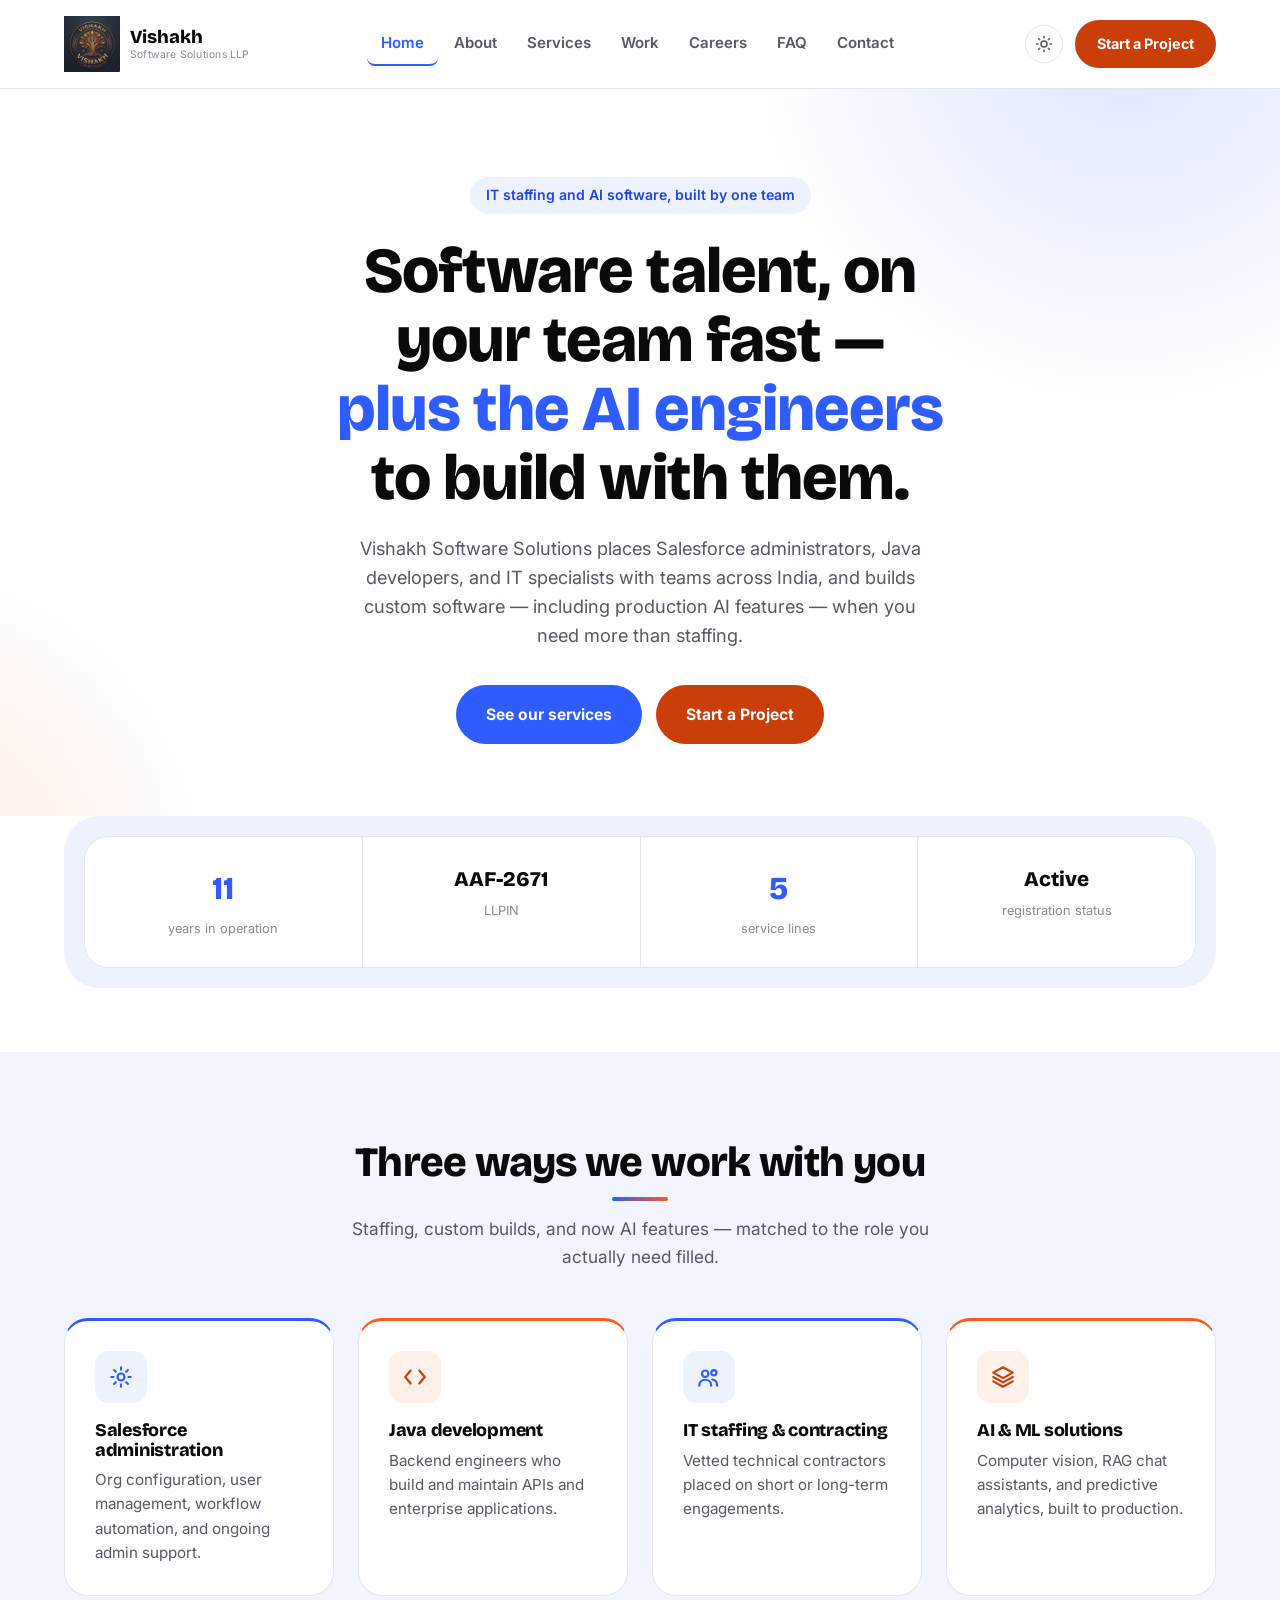
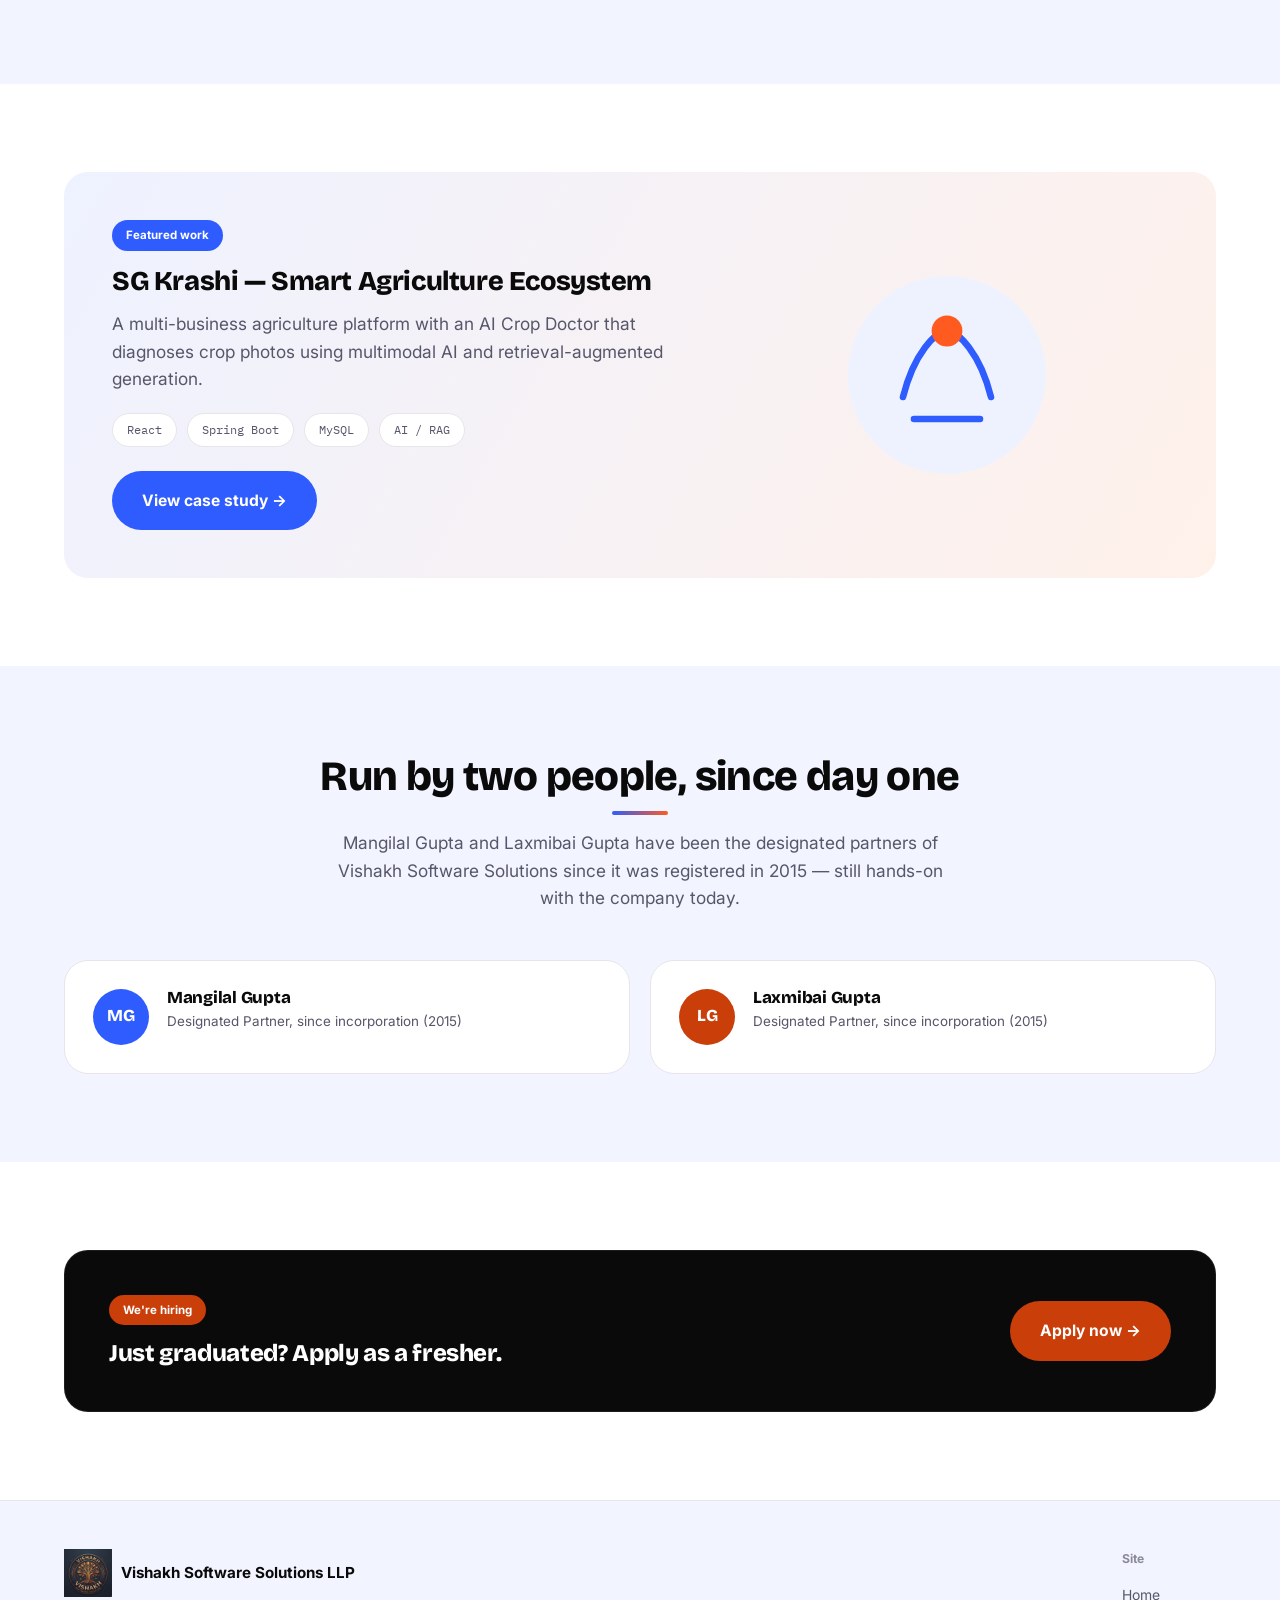
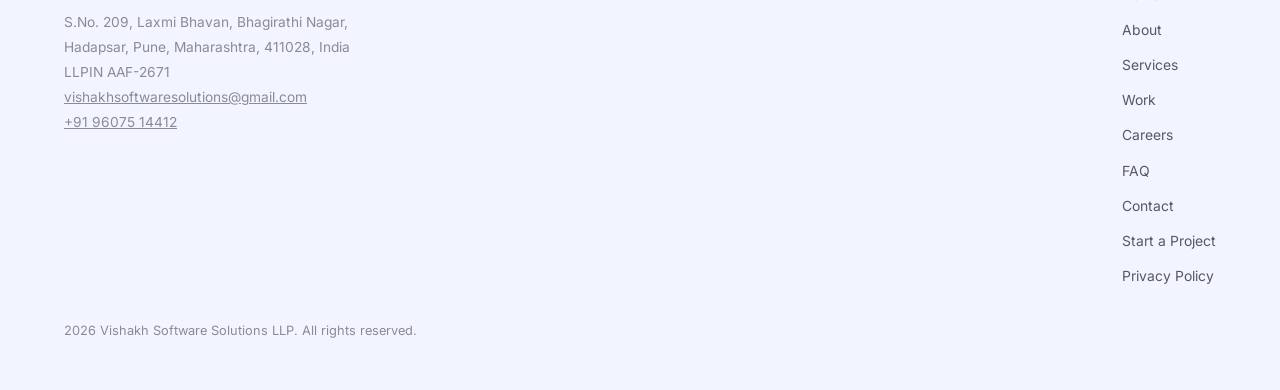
<file: index.html>
<!DOCTYPE html>
<html lang="en">
<head>
<meta charset="UTF-8">
<script>(function(){try{var t=localStorage.getItem('vss-theme');if(t==='dark'){document.documentElement.setAttribute('data-theme','dark');}}catch(e){}})();</script>
<meta name="viewport" content="width=device-width, initial-scale=1, viewport-fit=cover">
<meta name="theme-color" content="#FFFFFF">
<link rel="icon" href="favicon-32.png?v=3" sizes="32x32" type="image/png">
<link rel="apple-touch-icon" href="apple-touch-icon.png?v=3">
<link rel="icon" href="icon-192.png?v=3" sizes="192x192" type="image/png">
<link rel="icon" href="icon-512.png?v=3" sizes="512x512" type="image/png">
<title>Vishakh Software Solutions LLP — IT Staffing &amp; AI Engineering</title>
<meta name="description" content="Vishakh Software Solutions LLP is a Pune-based IT staffing and software development company placing Salesforce administrators, Java developers, and IT specialists since 2015, and building AI-powered software including computer vision, RAG chat assistants, and predictive analytics.">
<meta name="robots" content="index, follow">
<link rel="canonical" href="https://vishakh-software-solution.netlify.app/">

<meta property="og:type" content="website">
<meta property="og:title" content="Vishakh Software Solutions LLP | IT Staffing &amp; AI Engineering, Pune">
<meta property="og:description" content="Salesforce administrators, Java developers, and IT specialists — staffed or hired directly. Now building AI-powered software too. Based in Hadapsar, Pune since 2015.">
<meta property="og:url" content="https://vishakh-software-solution.netlify.app/">
<meta property="og:locale" content="en_IN">
<meta property="og:image" content="https://vishakh-software-solution.netlify.app/og-image.png?v=3">
<meta property="og:image:width" content="1200">
<meta property="og:image:height" content="630">
<meta property="og:image:alt" content="Vishakh Software Solutions LLP — IT staffing and AI software development, Pune">

<meta name="twitter:card" content="summary_large_image">
<meta name="twitter:image" content="https://vishakh-software-solution.netlify.app/og-image.png?v=3">
<meta name="twitter:title" content="Vishakh Software Solutions LLP">
<meta name="twitter:description" content="IT staffing &amp; AI software development in Pune, since 2015.">

<script type="application/ld+json">
{
  "@context": "https://schema.org",
  "@type": "ProfessionalService",
  "name": "Vishakh Software Solutions LLP",
  "legalName": "Vishakh Software Solutions LLP",
  "description": "IT staffing and software development company providing Salesforce administration, Java development, technical contracting, and AI/ML solutions.",
  "foundingDate": "2015-12-03",
  "logo": "https://vishakh-software-solution.netlify.app/assets/logo/logo-512.png",
  "email": "vishakhsoftwaresolutions@gmail.com",
  "telephone": "+919607514412",
  "address": {
    "@type": "PostalAddress",
    "streetAddress": "S.No. 209, Laxmi Bhavan, Bhagirathi Nagar, Hadapsar",
    "addressLocality": "Pune",
    "addressRegion": "Maharashtra",
    "postalCode": "411028",
    "addressCountry": "IN"
  },
  "areaServed": "IN",
  "knowsAbout": ["Salesforce Administration", "Java Development", "IT Staffing", "Custom Software Development", "AI and Machine Learning Solutions"]
}
</script>

<link rel="preconnect" href="https://fonts.googleapis.com">
<link rel="preconnect" href="https://fonts.gstatic.com" crossorigin>
<link href="https://fonts.googleapis.com/css2?family=Bricolage+Grotesque:opsz,wght@12..96,400;12..96,500;12..96,600;12..96,700;12..96,800&family=Inter:wght@400;500;600;700&family=IBM+Plex+Mono:wght@400;500;600&display=swap" rel="stylesheet">
<link rel="stylesheet" href="styles.css">
</head>
<body>

<nav class="nav">
  <div class="nav-inner">
    <a href="index.html" class="brand">
      <img src="assets/logo/logo-128.png" width="56" height="56" alt="" class="brand-logo">
      <span class="brand-text">
        <span class="brand-mark">Vishakh</span>
        <span class="brand-sub">Software Solutions LLP</span>
      </span>
    </a>
    <button class="nav-toggle" id="navToggle" aria-expanded="false" aria-controls="navLinks">Menu</button>
    <ul class="nav-links" id="navLinks">
      <li><a href="index.html" aria-current="page">Home</a></li>
      <li><a href="about.html">About</a></li>
      <li><a href="services.html">Services</a></li>
      <li><a href="work.html">Work</a></li>
      <li><a href="careers.html">Careers</a></li>
      <li><a href="faq.html">FAQ</a></li>
      <li><a href="contact.html">Contact</a></li>
    </ul>
    <div class="nav-right">
      <button class="theme-toggle" id="themeToggle" type="button" aria-pressed="false" aria-label="Switch to dark mode">
        <svg class="icon-sun" viewBox="0 0 24 24" width="18" height="18" fill="none" stroke="currentColor" stroke-width="2" stroke-linecap="round" stroke-linejoin="round" aria-hidden="true"><circle cx="12" cy="12" r="4"/><path d="M12 2v2M12 20v2M4.9 4.9l1.4 1.4M17.7 17.7l1.4 1.4M2 12h2M20 12h2M4.9 19.1l1.4-1.4M17.7 6.3l1.4-1.4"/></svg>
        <svg class="icon-moon" viewBox="0 0 24 24" width="18" height="18" fill="none" stroke="currentColor" stroke-width="2" stroke-linecap="round" stroke-linejoin="round" aria-hidden="true"><path d="M21 12.8A9 9 0 1 1 11.2 3a7 7 0 0 0 9.8 9.8Z"/></svg>
      </button>
      <a href="work-with-us.html" class="btn btn-secondary nav-cta"><span class="nav-cta-full">Start a Project</span><span class="nav-cta-short">Start</span></a>
    </div>
  </div>
</nav>

<main>

  <div class="hero">
    <div class="wrap hero-inner">
      <span class="tagline">IT staffing and AI software, built by one team</span>
      <h1 class="hero-head">Software talent, on your team fast &mdash; <span class="accent-text">plus the AI engineers</span> to build with them.</h1>
      <p class="hero-sub">Vishakh Software Solutions places Salesforce administrators, Java developers, and IT specialists with teams across India, and builds custom software &mdash; including production AI features &mdash; when you need more than staffing.</p>
      <div class="hero-cta">
        <a href="services.html" class="btn btn-primary">See our services</a>
        <a href="work-with-us.html" class="btn btn-secondary">Start a Project</a>
      </div>
    </div>
  </div>

  <div class="wrap" style="padding-bottom:64px;">
    <div class="strip-frame reveal">
    <div class="stat-strip">
      <div class="stat-cell"><span class="stat-num" data-count="11">0</span><span class="stat-label">years in operation</span></div>
      <div class="stat-cell"><span class="stat-num-static mono">AAF-2671</span><span class="stat-label">LLPIN</span></div>
      <div class="stat-cell"><span class="stat-num" data-count="5">0</span><span class="stat-label">service lines</span></div>
      <div class="stat-cell"><span class="stat-num-static mono">Active</span><span class="stat-label">registration status</span></div>
    </div>
    </div>
  </div>

  <section class="section section-soft">
    <div class="wrap">
      <div class="section-head reveal">
        <h2>Three ways we work with you</h2>
        <p class="section-lede">Staffing, custom builds, and now AI features &mdash; matched to the role you actually need filled.</p>
      </div>
      <div class="svc-grid">
        <div class="card reveal">
          <div class="icon-badge blue"><svg viewBox="0 0 24 24" fill="none" stroke="currentColor" stroke-width="2" stroke-linecap="round" stroke-linejoin="round"><circle cx="12" cy="12" r="3.2"/><path d="M12 3v2.2M12 18.8V21M21 12h-2.2M5.2 12H3M18.4 5.6l-1.6 1.6M7.2 16.8l-1.6 1.6M18.4 18.4l-1.6-1.6M7.2 7.2 5.6 5.6"/></svg></div>
          <h3>Salesforce administration</h3>
          <p>Org configuration, user management, workflow automation, and ongoing admin support.</p>
        </div>
        <div class="card reveal">
          <div class="icon-badge orange"><svg viewBox="0 0 24 24" fill="none" stroke="currentColor" stroke-width="2" stroke-linecap="round" stroke-linejoin="round"><path d="M8 6 3 12l5 6M16 6l5 6-5 6"/></svg></div>
          <h3>Java development</h3>
          <p>Backend engineers who build and maintain APIs and enterprise applications.</p>
        </div>
        <div class="card reveal">
          <div class="icon-badge blue"><svg viewBox="0 0 24 24" fill="none" stroke="currentColor" stroke-width="2" stroke-linecap="round" stroke-linejoin="round"><circle cx="8.5" cy="9" r="3"/><path d="M3 20c0-3.3 2.5-5.5 5.5-5.5S14 16.7 14 20"/><circle cx="16.5" cy="8" r="2.4"/><path d="M15 14.3c2.7.4 4.5 2.3 4.5 5.7"/></svg></div>
          <h3>IT staffing &amp; contracting</h3>
          <p>Vetted technical contractors placed on short or long-term engagements.</p>
        </div>
        <div class="card reveal">
          <div class="icon-badge orange"><svg viewBox="0 0 24 24" fill="none" stroke="currentColor" stroke-width="2" stroke-linecap="round" stroke-linejoin="round"><path d="M12 3 3 8l9 5 9-5-9-5Z"/><path d="M3 12l9 5 9-5M3 16l9 5 9-5"/></svg></div>
          <h3>AI &amp; ML solutions</h3>
          <p>Computer vision, RAG chat assistants, and predictive analytics, built to production.</p>
        </div>
      </div>
    </div>
  </section>

  <section class="section">
    <div class="wrap">
      <div class="spotlight reveal">
        <div>
          <span class="badge">Featured work</span>
          <h3>SG Krashi &mdash; Smart Agriculture Ecosystem</h3>
          <p class="section-lede" style="margin-top:0;">A multi-business agriculture platform with an AI Crop Doctor that diagnoses crop photos using multimodal AI and retrieval-augmented generation.</p>
          <div class="stack-row" style="justify-content:flex-start;">
            <span class="tech-pill">React</span>
            <span class="tech-pill">Spring Boot</span>
            <span class="tech-pill">MySQL</span>
            <span class="tech-pill">AI / RAG</span>
          </div>
          <div style="margin-top:24px;"><a href="work.html" class="btn btn-primary">View case study &rarr;</a></div>
        </div>
        <div class="spotlight-visual" aria-hidden="true">
          <svg viewBox="0 0 200 200" fill="none">
            <circle cx="100" cy="100" r="90" fill="var(--bg-tint-blue)"/>
            <path d="M60 120c10-40 30-60 40-60s30 20 40 60" stroke="var(--primary)" stroke-width="6" stroke-linecap="round" fill="none"/>
            <circle cx="100" cy="60" r="14" fill="var(--secondary)"/>
            <path d="M70 140h60" stroke="var(--primary)" stroke-width="6" stroke-linecap="round"/>
          </svg>
        </div>
      </div>
    </div>
  </section>

  <section class="section section-soft">
    <div class="wrap">
      <div class="section-head reveal">
        <h2>Run by two people, since day one</h2>
        <p class="section-lede">Mangilal Gupta and Laxmibai Gupta have been the designated partners of Vishakh Software Solutions since it was registered in 2015 &mdash; still hands-on with the company today.</p>
      </div>
      <div class="founders">
        <div class="founder-card reveal">
          <div class="avatar avatar-a">MG</div>
          <div><h3>Mangilal Gupta</h3><p class="founder-role">Designated Partner, since incorporation (2015)</p></div>
        </div>
        <div class="founder-card reveal">
          <div class="avatar avatar-b">LG</div>
          <div><h3>Laxmibai Gupta</h3><p class="founder-role">Designated Partner, since incorporation (2015)</p></div>
        </div>
      </div>
    </div>
  </section>

  <section class="section">
    <div class="wrap">
      <div class="cta-banner reveal">
        <div>
          <span class="badge">We're hiring</span>
          <h3>Just graduated? Apply as a fresher.</h3>
        </div>
        <a href="careers.html" class="btn btn-secondary">Apply now &rarr;</a>
      </div>
    </div>
  </section>

</main>

<footer>
  <div class="wrap foot-grid">
    <div class="foot-col">
      <div style="display:flex;align-items:center;gap:9px;margin-bottom:14px;">
        <img src="assets/logo/logo-128.png" width="48" height="48" alt="" class="brand-logo">
        <h4 style="margin:0;color:var(--ink);font-size:.95rem;">Vishakh Software Solutions LLP</h4>
      </div>
      <p>S.No. 209, Laxmi Bhavan, Bhagirathi Nagar,</p>
      <p>Hadapsar, Pune, Maharashtra, 411028, India</p>
      <p>LLPIN AAF-2671</p>
      <p><a href="mailto:vishakhsoftwaresolutions@gmail.com">vishakhsoftwaresolutions@gmail.com</a></p>
      <p><a href="tel:+919607514412">+91 96075 14412</a></p>
    </div>
    <div class="foot-col">
      <h4>Site</h4>
      <ul class="foot-links">
        <li><a href="index.html">Home</a></li>
        <li><a href="about.html">About</a></li>
        <li><a href="services.html">Services</a></li>
        <li><a href="work.html">Work</a></li>
        <li><a href="careers.html">Careers</a></li>
        <li><a href="faq.html">FAQ</a></li>
        <li><a href="contact.html">Contact</a></li>
        <li><a href="work-with-us.html">Start a Project</a></li>
        <li><a href="privacy.html">Privacy Policy</a></li>
      </ul>
    </div>
  </div>
  <div class="wrap foot-bottom"><span id="year"></span> Vishakh Software Solutions LLP. All rights reserved.</div>
</footer>

<script src="main.js" defer></script>
</body>
</html>
</file>
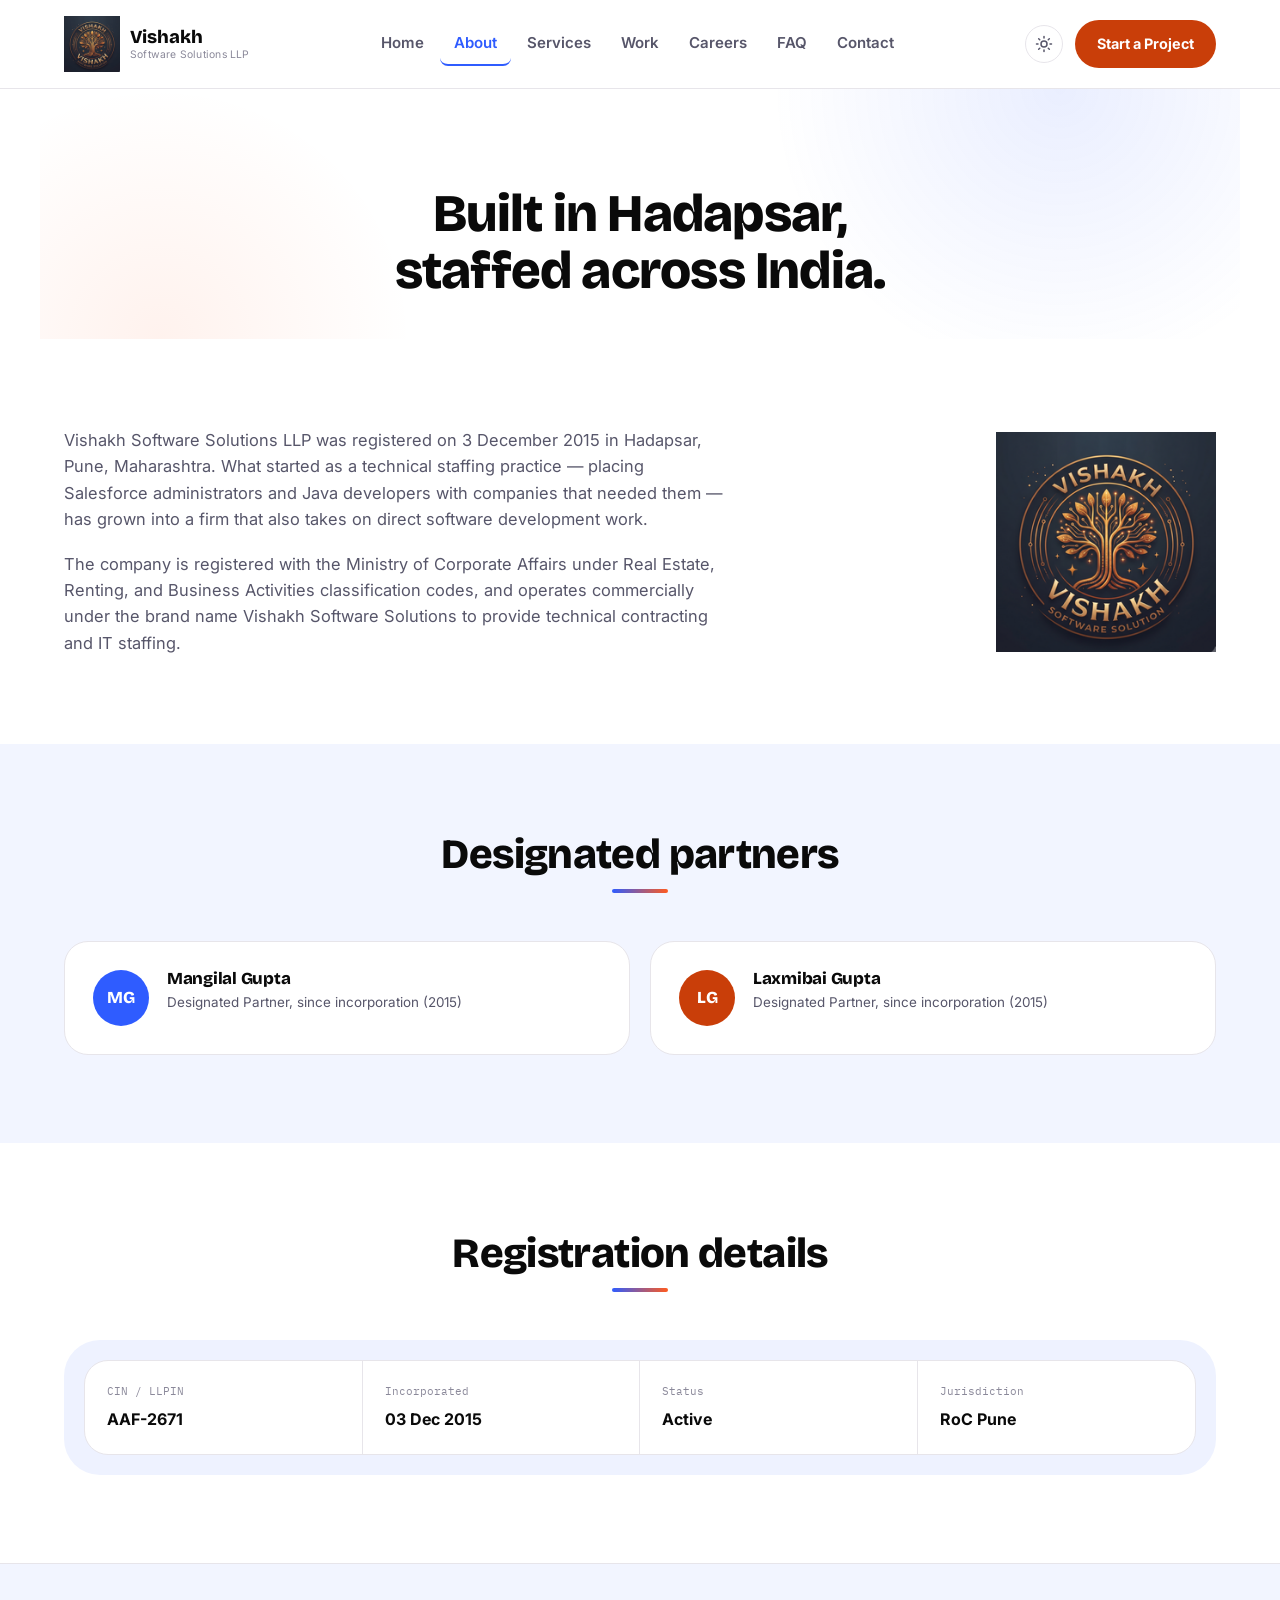
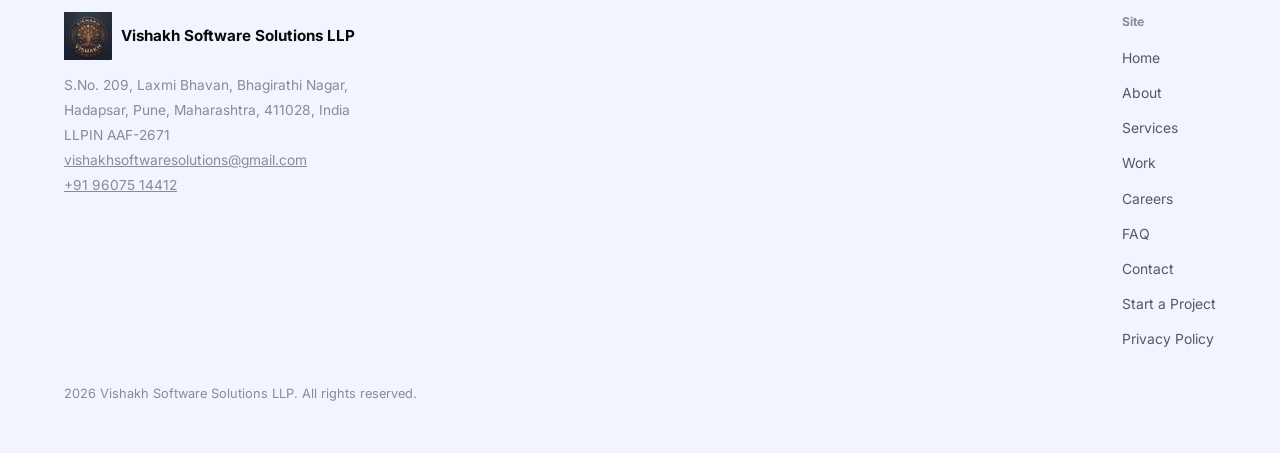
<file: about.html>
<!DOCTYPE html>
<html lang="en">
<head>
<meta charset="UTF-8">
<script>(function(){try{var t=localStorage.getItem('vss-theme');if(t==='dark'){document.documentElement.setAttribute('data-theme','dark');}}catch(e){}})();</script>
<meta name="viewport" content="width=device-width, initial-scale=1, viewport-fit=cover">
<meta name="theme-color" content="#FFFFFF">
<link rel="icon" href="favicon-32.png?v=3" sizes="32x32" type="image/png">
<link rel="apple-touch-icon" href="apple-touch-icon.png?v=3">
<link rel="icon" href="icon-192.png?v=3" sizes="192x192" type="image/png">
<link rel="icon" href="icon-512.png?v=3" sizes="512x512" type="image/png">
<title>About Us — Vishakh Software Solutions LLP</title>
<meta name="description" content="Vishakh Software Solutions LLP was registered in Hadapsar, Pune in December 2015. Meet designated partners Mangilal Gupta and Laxmibai Gupta, and see our registration details, LLPIN AAF-2671.">
<meta name="robots" content="index, follow">
<link rel="canonical" href="https://vishakh-software-solution.netlify.app/about.html">

<meta property="og:type" content="website">
<meta property="og:title" content="About Us — Vishakh Software Solutions LLP">
<meta property="og:description" content="Registered in Hadapsar, Pune since December 2015. Meet our designated partners and see our registration details.">
<meta property="og:url" content="https://vishakh-software-solution.netlify.app/about.html">
<meta property="og:locale" content="en_IN">
<meta property="og:image" content="https://vishakh-software-solution.netlify.app/og-image.png?v=3">
<meta property="og:image:width" content="1200">
<meta property="og:image:height" content="630">
<meta property="og:image:alt" content="Vishakh Software Solutions LLP — IT staffing and AI software development, Pune">

<meta name="twitter:card" content="summary_large_image">
<meta name="twitter:image" content="https://vishakh-software-solution.netlify.app/og-image.png?v=3">
<meta name="twitter:title" content="About Us — Vishakh Software Solutions LLP">
<meta name="twitter:description" content="Registered in Hadapsar, Pune since December 2015. Meet our designated partners and see our registration details.">

<link rel="preconnect" href="https://fonts.googleapis.com">
<link rel="preconnect" href="https://fonts.gstatic.com" crossorigin>
<link href="https://fonts.googleapis.com/css2?family=Bricolage+Grotesque:opsz,wght@12..96,400;12..96,500;12..96,600;12..96,700;12..96,800&family=Inter:wght@400;500;600;700&family=IBM+Plex+Mono:wght@400;500;600&display=swap" rel="stylesheet">
<link rel="stylesheet" href="styles.css">
</head>
<body>

<nav class="nav">
  <div class="nav-inner">
    <a href="index.html" class="brand">
      <img src="assets/logo/logo-128.png" width="56" height="56" alt="" class="brand-logo">
      <span class="brand-text">
        <span class="brand-mark">Vishakh</span>
        <span class="brand-sub">Software Solutions LLP</span>
      </span>
    </a>
    <button class="nav-toggle" id="navToggle" aria-expanded="false" aria-controls="navLinks">Menu</button>
    <ul class="nav-links" id="navLinks">
      <li><a href="index.html">Home</a></li>
      <li><a href="about.html" aria-current="page">About</a></li>
      <li><a href="services.html">Services</a></li>
      <li><a href="work.html">Work</a></li>
      <li><a href="careers.html">Careers</a></li>
      <li><a href="faq.html">FAQ</a></li>
      <li><a href="contact.html">Contact</a></li>
    </ul>
    <div class="nav-right">
      <button class="theme-toggle" id="themeToggle" type="button" aria-pressed="false" aria-label="Switch to dark mode">
        <svg class="icon-sun" viewBox="0 0 24 24" width="18" height="18" fill="none" stroke="currentColor" stroke-width="2" stroke-linecap="round" stroke-linejoin="round" aria-hidden="true"><circle cx="12" cy="12" r="4"/><path d="M12 2v2M12 20v2M4.9 4.9l1.4 1.4M17.7 17.7l1.4 1.4M2 12h2M20 12h2M4.9 19.1l1.4-1.4M17.7 6.3l1.4-1.4"/></svg>
        <svg class="icon-moon" viewBox="0 0 24 24" width="18" height="18" fill="none" stroke="currentColor" stroke-width="2" stroke-linecap="round" stroke-linejoin="round" aria-hidden="true"><path d="M21 12.8A9 9 0 1 1 11.2 3a7 7 0 0 0 9.8 9.8Z"/></svg>
      </button>
      <a href="work-with-us.html" class="btn btn-secondary nav-cta"><span class="nav-cta-full">Start a Project</span><span class="nav-cta-short">Start</span></a>
    </div>
  </div>
</nav>

<main>

  <div class="wrap page-hero">
    <h1>Built in Hadapsar, staffed across India.</h1>
  </div>

  <section class="section">
    <div class="wrap story-grid">
      <div class="story reveal">
        <p>Vishakh Software Solutions LLP was registered on 3 December 2015 in Hadapsar, Pune, Maharashtra. What started as a technical staffing practice — placing Salesforce administrators and Java developers with companies that needed them — has grown into a firm that also takes on direct software development work.</p>
        <p>The company is registered with the Ministry of Corporate Affairs under Real Estate, Renting, and Business Activities classification codes, and operates commercially under the brand name Vishakh Software Solutions to provide technical contracting and IT staffing.</p>
      </div>
      <img src="assets/logo/logo-256.png" width="220" height="220" alt="" loading="lazy" class="story-logo reveal logo-fade">
    </div>
  </section>

  <section class="section section-soft">
    <div class="wrap">
      <div class="section-head reveal"><h2>Designated partners</h2></div>
      <div class="founders">
        <div class="founder-card reveal">
          <div class="avatar avatar-a">MG</div>
          <div><h3>Mangilal Gupta</h3><p class="founder-role">Designated Partner, since incorporation (2015)</p></div>
        </div>
        <div class="founder-card reveal">
          <div class="avatar avatar-b">LG</div>
          <div><h3>Laxmibai Gupta</h3><p class="founder-role">Designated Partner, since incorporation (2015)</p></div>
        </div>
      </div>
    </div>
  </section>

  <section class="section">
    <div class="wrap">
      <div class="section-head reveal"><h2>Registration details</h2></div>
      <div class="strip-frame reveal">
      <div class="cred-strip">
        <div class="cred-cell"><p class="k mono">CIN / LLPIN</p><p class="v">AAF-2671</p></div>
        <div class="cred-cell"><p class="k mono">Incorporated</p><p class="v">03 Dec 2015</p></div>
        <div class="cred-cell"><p class="k mono">Status</p><p class="v">Active</p></div>
        <div class="cred-cell"><p class="k mono">Jurisdiction</p><p class="v">RoC Pune</p></div>
      </div>
      </div>
    </div>
  </section>

</main>

<footer>
  <div class="wrap foot-grid">
    <div class="foot-col">
      <div style="display:flex;align-items:center;gap:9px;margin-bottom:14px;">
        <img src="assets/logo/logo-128.png" width="48" height="48" alt="" class="brand-logo">
        <h4 style="margin:0;color:var(--ink);font-size:.95rem;">Vishakh Software Solutions LLP</h4>
      </div>
      <p>S.No. 209, Laxmi Bhavan, Bhagirathi Nagar,</p>
      <p>Hadapsar, Pune, Maharashtra, 411028, India</p>
      <p>LLPIN AAF-2671</p>
      <p><a href="mailto:vishakhsoftwaresolutions@gmail.com">vishakhsoftwaresolutions@gmail.com</a></p>
      <p><a href="tel:+919607514412">+91 96075 14412</a></p>
    </div>
    <div class="foot-col">
      <h4>Site</h4>
      <ul class="foot-links">
        <li><a href="index.html">Home</a></li>
        <li><a href="about.html">About</a></li>
        <li><a href="services.html">Services</a></li>
        <li><a href="work.html">Work</a></li>
        <li><a href="careers.html">Careers</a></li>
        <li><a href="faq.html">FAQ</a></li>
        <li><a href="contact.html">Contact</a></li>
        <li><a href="work-with-us.html">Start a Project</a></li>
        <li><a href="privacy.html">Privacy Policy</a></li>
      </ul>
    </div>
  </div>
  <div class="wrap foot-bottom"><span id="year"></span> Vishakh Software Solutions LLP. All rights reserved.</div>
</footer>

<script src="main.js" defer></script>
</body>
</html>
</file>
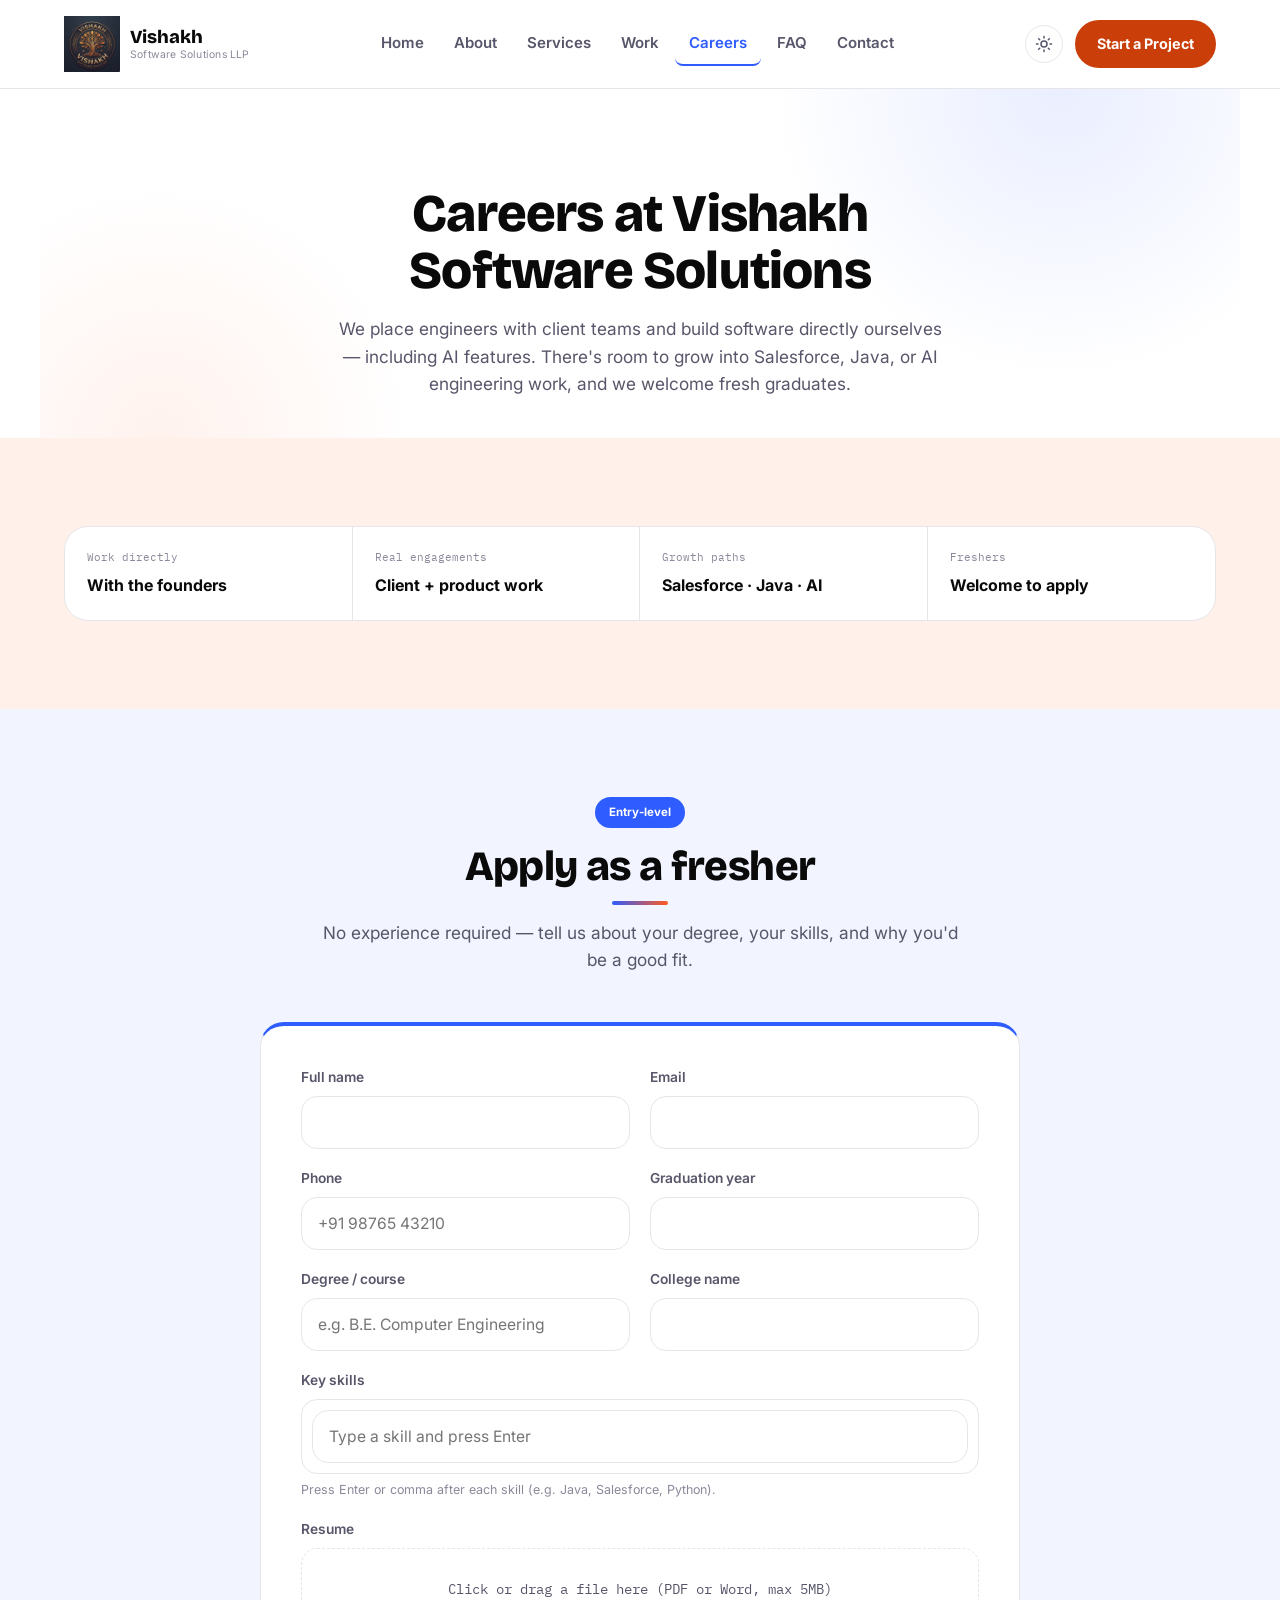
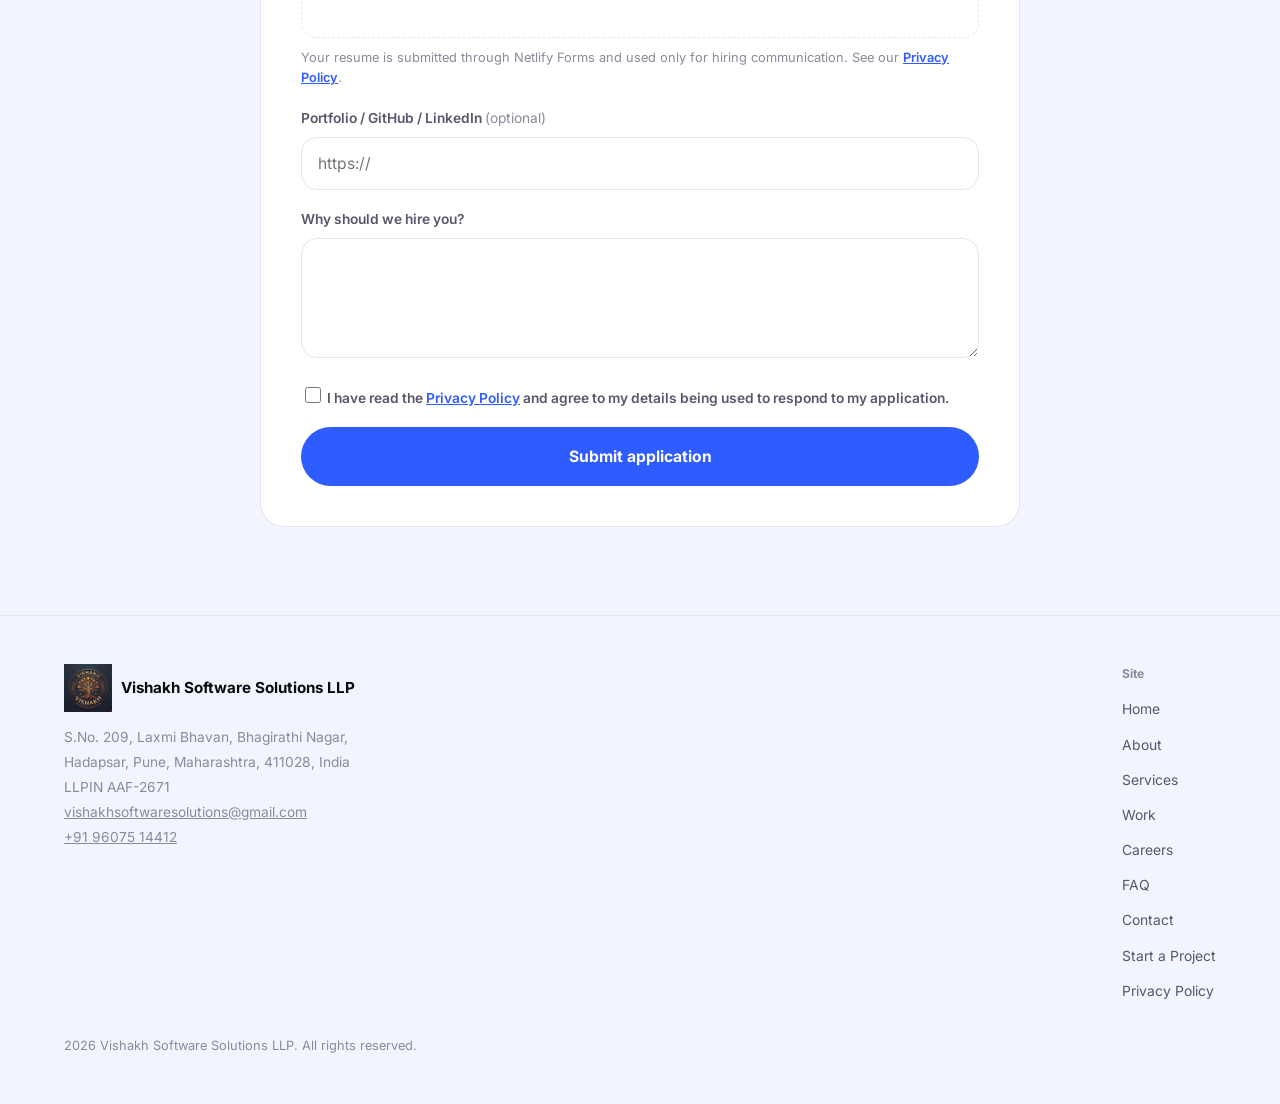
<file: careers.html>
<!DOCTYPE html>
<html lang="en">
<head>
<meta charset="UTF-8">
<script>(function(){try{var t=localStorage.getItem('vss-theme');if(t==='dark'){document.documentElement.setAttribute('data-theme','dark');}}catch(e){}})();</script>
<meta name="viewport" content="width=device-width, initial-scale=1, viewport-fit=cover">
<meta name="theme-color" content="#FFFFFF">
<link rel="icon" href="favicon-32.png?v=3" sizes="32x32" type="image/png">
<link rel="apple-touch-icon" href="apple-touch-icon.png?v=3">
<link rel="icon" href="icon-192.png?v=3" sizes="192x192" type="image/png">
<link rel="icon" href="icon-512.png?v=3" sizes="512x512" type="image/png">
<title>Careers &amp; Fresher Applications — Vishakh Software Solutions</title>
<meta name="description" content="Join Vishakh Software Solutions. We welcome fresh graduates and hire for Salesforce, Java, and AI engineering roles. Apply directly with our fresher application form.">
<meta name="robots" content="index, follow">
<link rel="canonical" href="https://vishakh-software-solution.netlify.app/careers.html">

<meta property="og:type" content="website">
<meta property="og:title" content="Careers &amp; Fresher Applications — Vishakh Software Solutions">
<meta property="og:description" content="We place engineers with client teams and build software directly ourselves. Fresh graduates welcome — apply with our fresher application form.">
<meta property="og:url" content="https://vishakh-software-solution.netlify.app/careers.html">
<meta property="og:locale" content="en_IN">
<meta property="og:image" content="https://vishakh-software-solution.netlify.app/og-image.png?v=3">
<meta property="og:image:width" content="1200">
<meta property="og:image:height" content="630">
<meta property="og:image:alt" content="Vishakh Software Solutions LLP — IT staffing and AI software development, Pune">

<meta name="twitter:card" content="summary_large_image">
<meta name="twitter:image" content="https://vishakh-software-solution.netlify.app/og-image.png?v=3">
<meta name="twitter:title" content="Careers &amp; Fresher Applications — Vishakh Software Solutions">
<meta name="twitter:description" content="Fresh graduates welcome. Apply with our fresher application form.">

<link rel="preconnect" href="https://fonts.googleapis.com">
<link rel="preconnect" href="https://fonts.gstatic.com" crossorigin>
<link href="https://fonts.googleapis.com/css2?family=Bricolage+Grotesque:opsz,wght@12..96,400;12..96,500;12..96,600;12..96,700;12..96,800&family=Inter:wght@400;500;600;700&family=IBM+Plex+Mono:wght@400;500;600&display=swap" rel="stylesheet">
<link rel="stylesheet" href="styles.css">
</head>
<body>

<nav class="nav">
  <div class="nav-inner">
    <a href="index.html" class="brand">
      <img src="assets/logo/logo-128.png" width="56" height="56" alt="" class="brand-logo">
      <span class="brand-text">
        <span class="brand-mark">Vishakh</span>
        <span class="brand-sub">Software Solutions LLP</span>
      </span>
    </a>
    <button class="nav-toggle" id="navToggle" aria-expanded="false" aria-controls="navLinks">Menu</button>
    <ul class="nav-links" id="navLinks">
      <li><a href="index.html">Home</a></li>
      <li><a href="about.html">About</a></li>
      <li><a href="services.html">Services</a></li>
      <li><a href="work.html">Work</a></li>
      <li><a href="careers.html" aria-current="page">Careers</a></li>
      <li><a href="faq.html">FAQ</a></li>
      <li><a href="contact.html">Contact</a></li>
    </ul>
    <div class="nav-right">
      <button class="theme-toggle" id="themeToggle" type="button" aria-pressed="false" aria-label="Switch to dark mode">
        <svg class="icon-sun" viewBox="0 0 24 24" width="18" height="18" fill="none" stroke="currentColor" stroke-width="2" stroke-linecap="round" stroke-linejoin="round" aria-hidden="true"><circle cx="12" cy="12" r="4"/><path d="M12 2v2M12 20v2M4.9 4.9l1.4 1.4M17.7 17.7l1.4 1.4M2 12h2M20 12h2M4.9 19.1l1.4-1.4M17.7 6.3l1.4-1.4"/></svg>
        <svg class="icon-moon" viewBox="0 0 24 24" width="18" height="18" fill="none" stroke="currentColor" stroke-width="2" stroke-linecap="round" stroke-linejoin="round" aria-hidden="true"><path d="M21 12.8A9 9 0 1 1 11.2 3a7 7 0 0 0 9.8 9.8Z"/></svg>
      </button>
      <a href="work-with-us.html" class="btn btn-secondary nav-cta"><span class="nav-cta-full">Start a Project</span><span class="nav-cta-short">Start</span></a>
    </div>
  </div>
</nav>

<main>

  <div class="wrap page-hero">
    <h1>Careers at Vishakh Software Solutions</h1>
    <p class="section-lede">We place engineers with client teams and build software directly ourselves &mdash; including AI features. There's room to grow into Salesforce, Java, or AI engineering work, and we welcome fresh graduates.</p>
  </div>

  <section class="section section-tint-orange">
    <div class="wrap">
      <div class="cred-strip reveal">
        <div class="cred-cell"><p class="k mono">Work directly</p><p class="v">With the founders</p></div>
        <div class="cred-cell"><p class="k mono">Real engagements</p><p class="v">Client + product work</p></div>
        <div class="cred-cell"><p class="k mono">Growth paths</p><p class="v">Salesforce &middot; Java &middot; AI</p></div>
        <div class="cred-cell"><p class="k mono">Freshers</p><p class="v">Welcome to apply</p></div>
      </div>
    </div>
  </section>

  <section class="section section-soft" id="apply">
    <div class="wrap">
      <div class="section-head reveal">
        <span class="badge">Entry-level</span>
        <h2>Apply as a fresher</h2>
        <p class="section-lede">No experience required &mdash; tell us about your degree, your skills, and why you'd be a good fit.</p>
      </div>

      <div class="form-card reveal" style="max-width:760px;margin:0 auto;">
        <form id="fresherForm" name="fresher-application" method="POST" action="/careers.html" enctype="multipart/form-data" data-netlify="true" netlify-honeypot="bot-field" novalidate>
          <input type="hidden" name="form-name" value="fresher-application">
          <p class="hp-field" aria-hidden="true">
            <label>Leave this field blank: <input tabindex="-1" autocomplete="off" name="bot-field"></label>
          </p>

          <div class="form-grid">
            <div class="field" data-field="name">
              <label for="fr-name">Full name</label>
              <input id="fr-name" name="name" type="text" required>
              <p class="field-error" aria-live="polite">Please enter your full name.</p>
            </div>
            <div class="field" data-field="email">
              <label for="fr-email">Email</label>
              <input id="fr-email" name="email" type="email" required>
              <p class="field-error" aria-live="polite">Please enter a valid email address.</p>
            </div>
            <div class="field" data-field="phone">
              <label for="fr-phone">Phone</label>
              <input id="fr-phone" name="phone" type="tel" required placeholder="+91 98765 43210">
              <p class="field-error" aria-live="polite">Please enter a valid phone number.</p>
            </div>
            <div class="field" data-field="gradyear">
              <label for="fr-gradyear">Graduation year</label>
              <input id="fr-gradyear" name="gradyear" type="number" min="1980" max="2035" required>
              <p class="field-error" aria-live="polite">Please enter a valid graduation year.</p>
            </div>
            <div class="field" data-field="degree">
              <label for="fr-degree">Degree / course</label>
              <input id="fr-degree" name="degree" type="text" required placeholder="e.g. B.E. Computer Engineering">
              <p class="field-error" aria-live="polite">Please enter your degree or course.</p>
            </div>
            <div class="field" data-field="college">
              <label for="fr-college">College name</label>
              <input id="fr-college" name="college" type="text" required>
              <p class="field-error" aria-live="polite">Please enter your college name.</p>
            </div>
          </div>

          <div class="field" data-field="skills">
            <label for="fr-skill-input">Key skills</label>
            <div class="tag-input" id="skillTagWrap">
              <input id="fr-skill-input" type="text" placeholder="Type a skill and press Enter">
            </div>
            <input type="hidden" name="skills" id="fr-skills-hidden">
            <p class="hint">Press Enter or comma after each skill (e.g. Java, Salesforce, Python).</p>
            <p class="field-error" aria-live="polite">Please add at least one skill.</p>
          </div>

          <div class="field" data-field="resume">
            <label for="fr-resume">Resume</label>
            <div class="file-drop" id="fileDrop">
              <input id="fr-resume" name="resume" type="file" accept=".pdf,.doc,.docx">
              <span class="mono" style="font-size:.85rem;color:var(--ink-soft);">Click or drag a file here (PDF or Word, max 5MB)</span>
              <div class="fd-name" id="fdName"></div>
            </div>
            <p class="file-note">Your resume is submitted through Netlify Forms and used only for hiring communication. See our <a href="privacy.html" style="color:var(--primary);font-weight:600;">Privacy Policy</a>.</p>
            <p class="field-error" aria-live="polite">Please attach a resume (PDF or Word, under 5MB).</p>
          </div>

          <div class="field" data-field="link">
            <label for="fr-link">Portfolio / GitHub / LinkedIn <span style="color:var(--ink-dim);font-weight:400;">(optional)</span></label>
            <input id="fr-link" name="link" type="url" placeholder="https://">
          </div>

          <div class="field" data-field="why">
            <label for="fr-why">Why should we hire you?</label>
            <textarea id="fr-why" name="why" required minlength="20"></textarea>
            <p class="field-error" aria-live="polite">Tell us a little more &mdash; at least 20 characters.</p>
          </div>

          <div class="field consent-field" data-field="consent">
            <label class="consent-label">
              <input type="checkbox" name="consent" id="fr-consent" value="yes" required>
              <span>I have read the <a href="privacy.html">Privacy Policy</a> and agree to my details being used to respond to my application.</span>
            </label>
            <p class="field-error" aria-live="polite">Please confirm you agree to the Privacy Policy to continue.</p>
          </div>

          <button type="submit" class="btn btn-primary btn-block">Submit application</button>
          <p class="form-msg err" id="fresherErr">Something went wrong sending your application. Please try again, or email us directly.</p>
        </form>

        <div class="success-panel" id="fresherSuccess">
          <svg class="success-check" viewBox="0 0 52 52"><circle cx="26" cy="26" r="24"/><path d="M14 27l7 7 17-17"/></svg>
          <h3>Application received</h3>
          <p>Thanks for applying &mdash; we'll review your details and get in touch if there's a fit.</p>
          <div class="success-recap" id="fresherRecap"></div>
        </div>
      </div>
    </div>
  </section>

</main>

<footer>
  <div class="wrap foot-grid">
    <div class="foot-col">
      <div style="display:flex;align-items:center;gap:9px;margin-bottom:14px;">
        <img src="assets/logo/logo-128.png" width="48" height="48" alt="" class="brand-logo">
        <h4 style="margin:0;color:var(--ink);font-size:.95rem;">Vishakh Software Solutions LLP</h4>
      </div>
      <p>S.No. 209, Laxmi Bhavan, Bhagirathi Nagar,</p>
      <p>Hadapsar, Pune, Maharashtra, 411028, India</p>
      <p>LLPIN AAF-2671</p>
      <p><a href="mailto:vishakhsoftwaresolutions@gmail.com">vishakhsoftwaresolutions@gmail.com</a></p>
      <p><a href="tel:+919607514412">+91 96075 14412</a></p>
    </div>
    <div class="foot-col">
      <h4>Site</h4>
      <ul class="foot-links">
        <li><a href="index.html">Home</a></li>
        <li><a href="about.html">About</a></li>
        <li><a href="services.html">Services</a></li>
        <li><a href="work.html">Work</a></li>
        <li><a href="careers.html">Careers</a></li>
        <li><a href="faq.html">FAQ</a></li>
        <li><a href="contact.html">Contact</a></li>
        <li><a href="work-with-us.html">Start a Project</a></li>
        <li><a href="privacy.html">Privacy Policy</a></li>
      </ul>
    </div>
  </div>
  <div class="wrap foot-bottom"><span id="year"></span> Vishakh Software Solutions LLP. All rights reserved.</div>
</footer>

<script src="main.js" defer></script>
</body>
</html>
</file>
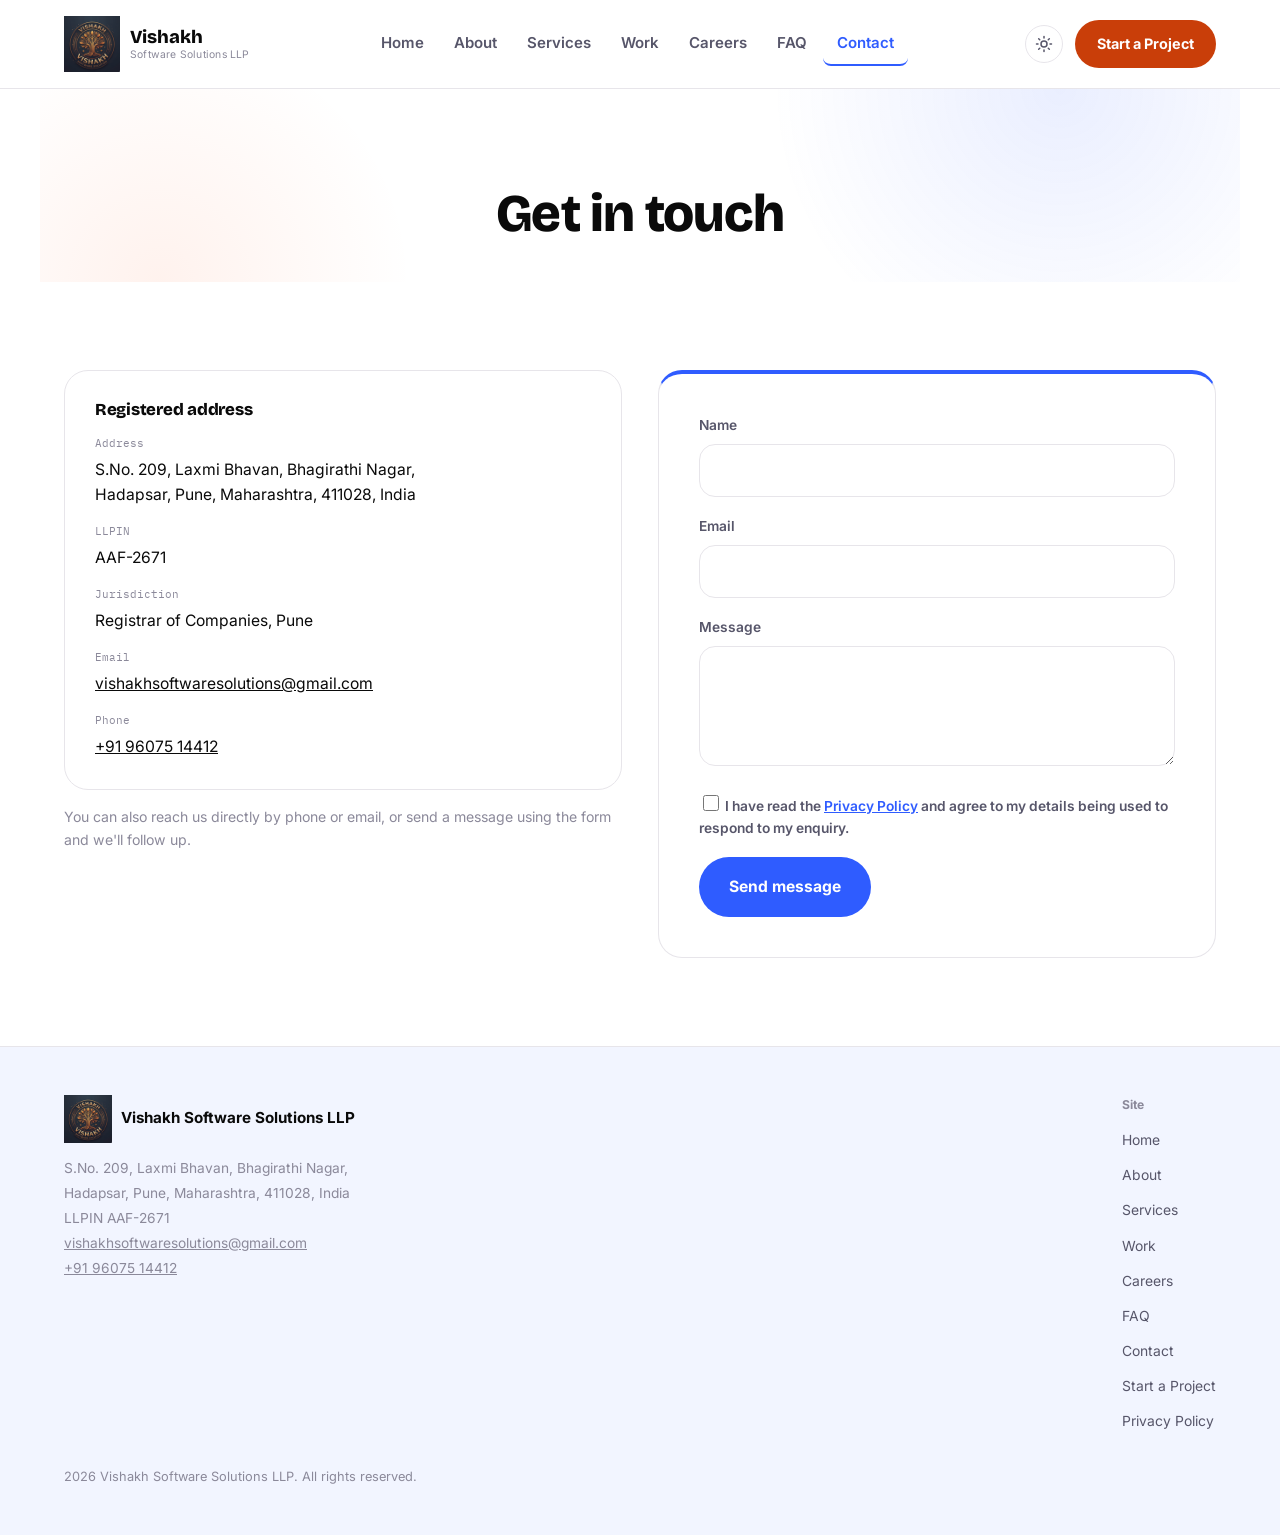
<file: contact.html>
<!DOCTYPE html>
<html lang="en">
<head>
<meta charset="UTF-8">
<script>(function(){try{var t=localStorage.getItem('vss-theme');if(t==='dark'){document.documentElement.setAttribute('data-theme','dark');}}catch(e){}})();</script>
<meta name="viewport" content="width=device-width, initial-scale=1, viewport-fit=cover">
<meta name="theme-color" content="#FFFFFF">
<link rel="icon" href="favicon-32.png?v=3" sizes="32x32" type="image/png">
<link rel="apple-touch-icon" href="apple-touch-icon.png?v=3">
<link rel="icon" href="icon-192.png?v=3" sizes="192x192" type="image/png">
<link rel="icon" href="icon-512.png?v=3" sizes="512x512" type="image/png">
<title>Contact Us — Vishakh Software Solutions LLP</title>
<meta name="description" content="Get in touch with Vishakh Software Solutions LLP, registered in Hadapsar, Pune. Send a message and we'll follow up.">
<meta name="robots" content="index, follow">
<link rel="canonical" href="https://vishakh-software-solution.netlify.app/contact.html">

<meta property="og:type" content="website">
<meta property="og:title" content="Contact Us — Vishakh Software Solutions LLP">
<meta property="og:description" content="Registered address, LLPIN, and a contact form for Vishakh Software Solutions LLP in Hadapsar, Pune.">
<meta property="og:url" content="https://vishakh-software-solution.netlify.app/contact.html">
<meta property="og:locale" content="en_IN">
<meta property="og:image" content="https://vishakh-software-solution.netlify.app/og-image.png?v=3">
<meta property="og:image:width" content="1200">
<meta property="og:image:height" content="630">
<meta property="og:image:alt" content="Vishakh Software Solutions LLP — IT staffing and AI software development, Pune">

<meta name="twitter:card" content="summary_large_image">
<meta name="twitter:image" content="https://vishakh-software-solution.netlify.app/og-image.png?v=3">
<meta name="twitter:title" content="Contact Us — Vishakh Software Solutions LLP">
<meta name="twitter:description" content="Send us a message and we'll follow up.">

<link rel="preconnect" href="https://fonts.googleapis.com">
<link rel="preconnect" href="https://fonts.gstatic.com" crossorigin>
<link href="https://fonts.googleapis.com/css2?family=Bricolage+Grotesque:opsz,wght@12..96,400;12..96,500;12..96,600;12..96,700;12..96,800&family=Inter:wght@400;500;600;700&family=IBM+Plex+Mono:wght@400;500;600&display=swap" rel="stylesheet">
<link rel="stylesheet" href="styles.css">
</head>
<body>

<nav class="nav">
  <div class="nav-inner">
    <a href="index.html" class="brand">
      <img src="assets/logo/logo-128.png" width="56" height="56" alt="" class="brand-logo">
      <span class="brand-text">
        <span class="brand-mark">Vishakh</span>
        <span class="brand-sub">Software Solutions LLP</span>
      </span>
    </a>
    <button class="nav-toggle" id="navToggle" aria-expanded="false" aria-controls="navLinks">Menu</button>
    <ul class="nav-links" id="navLinks">
      <li><a href="index.html">Home</a></li>
      <li><a href="about.html">About</a></li>
      <li><a href="services.html">Services</a></li>
      <li><a href="work.html">Work</a></li>
      <li><a href="careers.html">Careers</a></li>
      <li><a href="faq.html">FAQ</a></li>
      <li><a href="contact.html" aria-current="page">Contact</a></li>
    </ul>
    <div class="nav-right">
      <button class="theme-toggle" id="themeToggle" type="button" aria-pressed="false" aria-label="Switch to dark mode">
        <svg class="icon-sun" viewBox="0 0 24 24" width="18" height="18" fill="none" stroke="currentColor" stroke-width="2" stroke-linecap="round" stroke-linejoin="round" aria-hidden="true"><circle cx="12" cy="12" r="4"/><path d="M12 2v2M12 20v2M4.9 4.9l1.4 1.4M17.7 17.7l1.4 1.4M2 12h2M20 12h2M4.9 19.1l1.4-1.4M17.7 6.3l1.4-1.4"/></svg>
        <svg class="icon-moon" viewBox="0 0 24 24" width="18" height="18" fill="none" stroke="currentColor" stroke-width="2" stroke-linecap="round" stroke-linejoin="round" aria-hidden="true"><path d="M21 12.8A9 9 0 1 1 11.2 3a7 7 0 0 0 9.8 9.8Z"/></svg>
      </button>
      <a href="work-with-us.html" class="btn btn-secondary nav-cta"><span class="nav-cta-full">Start a Project</span><span class="nav-cta-short">Start</span></a>
    </div>
  </div>
</nav>

<main>

  <div class="wrap page-hero"><h1>Get in touch</h1></div>
  <section class="section">
    <div class="wrap contact-grid">
      <div class="reveal">
        <div class="addr-block">
          <h3>Registered address</h3>
          <p class="k mono">Address</p>
          <p class="v">S.No. 209, Laxmi Bhavan, Bhagirathi Nagar,<br>Hadapsar, Pune, Maharashtra, 411028, India</p>
          <p class="k mono">LLPIN</p>
          <p class="v">AAF-2671</p>
          <p class="k mono">Jurisdiction</p>
          <p class="v">Registrar of Companies, Pune</p>
          <p class="k mono">Email</p>
          <p class="v"><a href="mailto:vishakhsoftwaresolutions@gmail.com">vishakhsoftwaresolutions@gmail.com</a></p>
          <p class="k mono">Phone</p>
          <p class="v"><a href="tel:+919607514412">+91 96075 14412</a></p>
        </div>
        <p class="note">You can also reach us directly by phone or email, or send a message using the form and we'll follow up.</p>
      </div>
      <form class="form-card reveal" id="contactForm" name="contact" method="POST" action="/contact.html" data-netlify="true" netlify-honeypot="bot-field">
        <input type="hidden" name="form-name" value="contact">
        <p class="hp-field" aria-hidden="true">
          <label>Leave this field blank: <input tabindex="-1" autocomplete="off" name="bot-field"></label>
        </p>
        <div class="field"><label for="cf-name">Name</label><input id="cf-name" name="name" type="text" required></div>
        <div class="field"><label for="cf-email">Email</label><input id="cf-email" name="email" type="email" required></div>
        <div class="field"><label for="cf-message">Message</label><textarea id="cf-message" name="message" required></textarea></div>
        <div class="field consent-field" data-field="consent">
          <label class="consent-label">
            <input type="checkbox" name="consent" id="cf-consent" value="yes" required>
            <span>I have read the <a href="privacy.html">Privacy Policy</a> and agree to my details being used to respond to my enquiry.</span>
          </label>
          <p class="field-error" aria-live="polite">Please confirm you agree to the Privacy Policy to continue.</p>
        </div>
        <button type="submit" class="btn btn-primary">Send message</button>
        <p class="form-msg ok" id="formMsg">Thanks &mdash; your message is noted. We'll be in touch once contact details are live.</p>
        <p class="form-msg err" id="formErr">Something went wrong sending your message. Please try again, or email us directly.</p>
      </form>
    </div>
  </section>

</main>

<footer>
  <div class="wrap foot-grid">
    <div class="foot-col">
      <div style="display:flex;align-items:center;gap:9px;margin-bottom:14px;">
        <img src="assets/logo/logo-128.png" width="48" height="48" alt="" class="brand-logo">
        <h4 style="margin:0;color:var(--ink);font-size:.95rem;">Vishakh Software Solutions LLP</h4>
      </div>
      <p>S.No. 209, Laxmi Bhavan, Bhagirathi Nagar,</p>
      <p>Hadapsar, Pune, Maharashtra, 411028, India</p>
      <p>LLPIN AAF-2671</p>
      <p><a href="mailto:vishakhsoftwaresolutions@gmail.com">vishakhsoftwaresolutions@gmail.com</a></p>
      <p><a href="tel:+919607514412">+91 96075 14412</a></p>
    </div>
    <div class="foot-col">
      <h4>Site</h4>
      <ul class="foot-links">
        <li><a href="index.html">Home</a></li>
        <li><a href="about.html">About</a></li>
        <li><a href="services.html">Services</a></li>
        <li><a href="work.html">Work</a></li>
        <li><a href="careers.html">Careers</a></li>
        <li><a href="faq.html">FAQ</a></li>
        <li><a href="contact.html">Contact</a></li>
        <li><a href="work-with-us.html">Start a Project</a></li>
        <li><a href="privacy.html">Privacy Policy</a></li>
      </ul>
    </div>
  </div>
  <div class="wrap foot-bottom"><span id="year"></span> Vishakh Software Solutions LLP. All rights reserved.</div>
</footer>

<script src="main.js" defer></script>
</body>
</html>
</file>
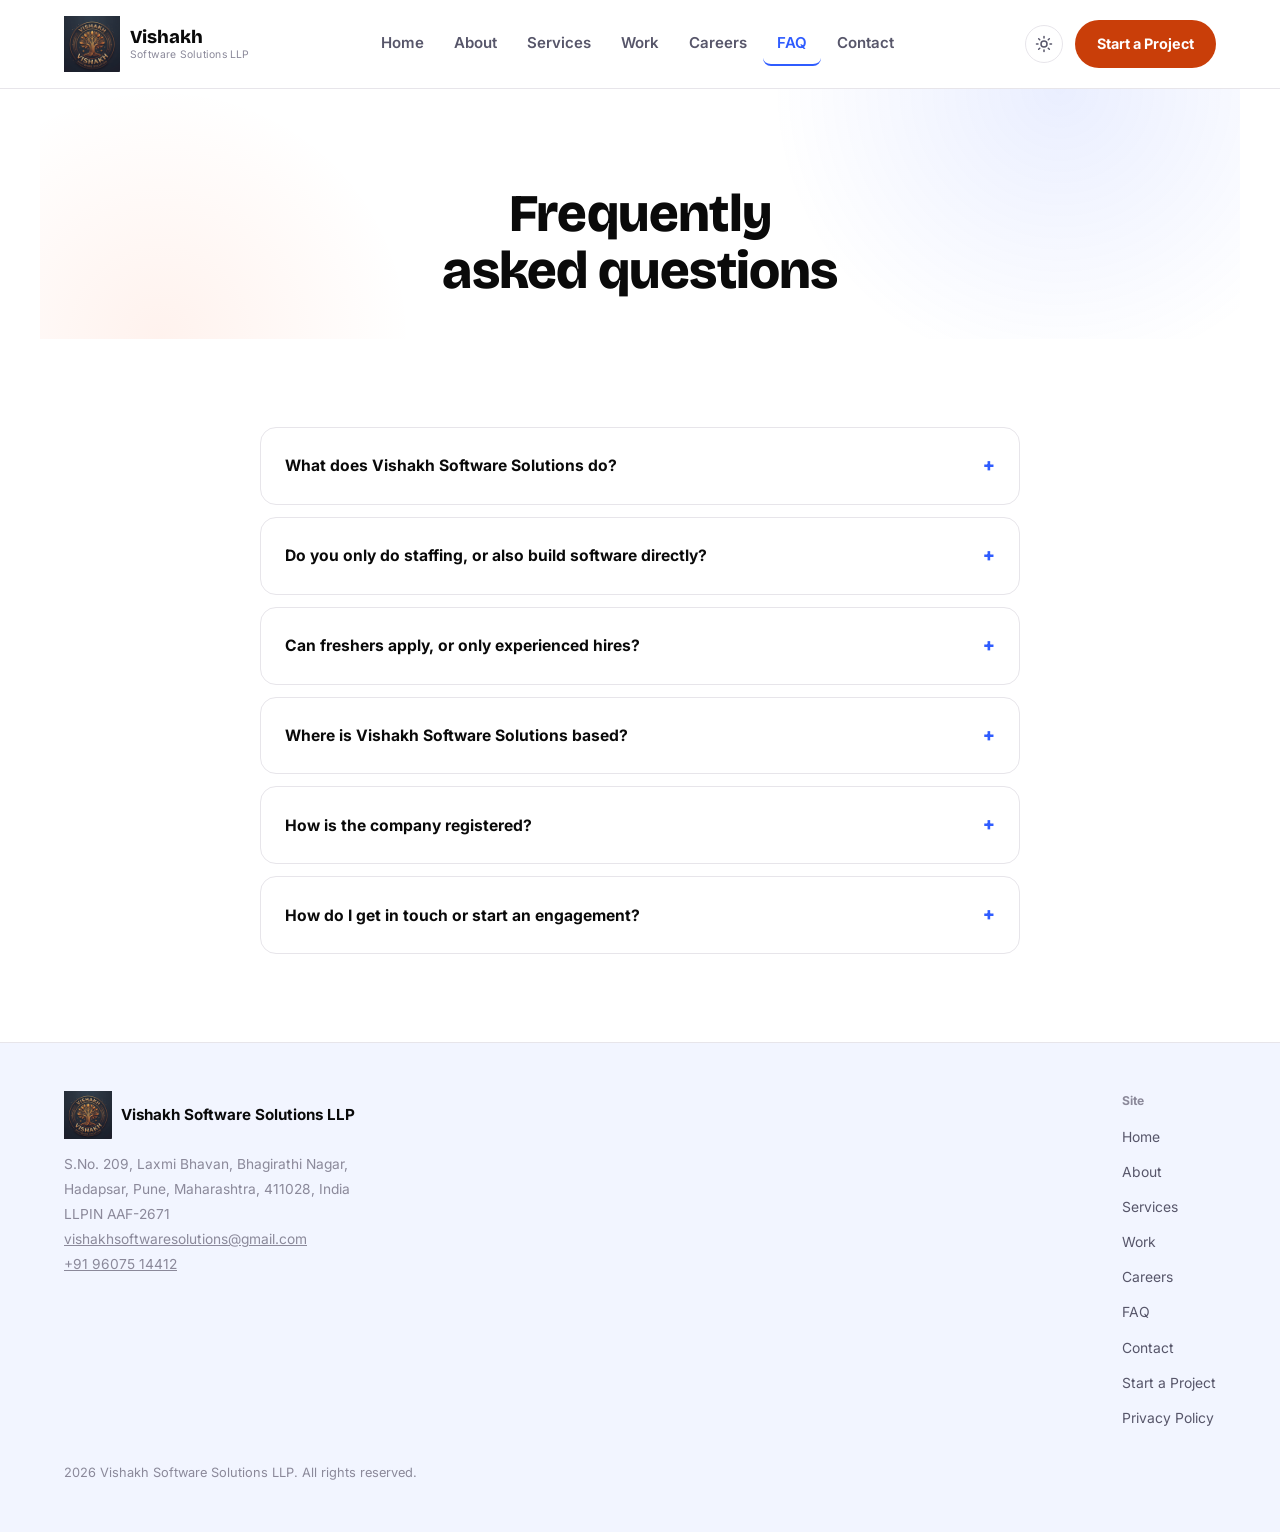
<file: faq.html>
<!DOCTYPE html>
<html lang="en">
<head>
<meta charset="UTF-8">
<script>(function(){try{var t=localStorage.getItem('vss-theme');if(t==='dark'){document.documentElement.setAttribute('data-theme','dark');}}catch(e){}})();</script>
<meta name="viewport" content="width=device-width, initial-scale=1, viewport-fit=cover">
<meta name="theme-color" content="#FFFFFF">
<link rel="icon" href="favicon-32.png?v=3" sizes="32x32" type="image/png">
<link rel="apple-touch-icon" href="apple-touch-icon.png?v=3">
<link rel="icon" href="icon-192.png?v=3" sizes="192x192" type="image/png">
<link rel="icon" href="icon-512.png?v=3" sizes="512x512" type="image/png">
<title>Frequently Asked Questions — Vishakh Software Solutions</title>
<meta name="description" content="Answers to common questions about Vishakh Software Solutions' IT staffing, custom software development, AI solutions, hiring process, and company registration.">
<meta name="robots" content="index, follow">
<link rel="canonical" href="https://vishakh-software-solution.netlify.app/faq.html">

<meta property="og:type" content="website">
<meta property="og:title" content="Frequently Asked Questions — Vishakh Software Solutions">
<meta property="og:description" content="Common questions about our staffing, custom development, AI solutions, hiring process, and company registration.">
<meta property="og:url" content="https://vishakh-software-solution.netlify.app/faq.html">
<meta property="og:locale" content="en_IN">
<meta property="og:image" content="https://vishakh-software-solution.netlify.app/og-image.png?v=3">
<meta property="og:image:width" content="1200">
<meta property="og:image:height" content="630">
<meta property="og:image:alt" content="Vishakh Software Solutions LLP — IT staffing and AI software development, Pune">

<meta name="twitter:card" content="summary_large_image">
<meta name="twitter:image" content="https://vishakh-software-solution.netlify.app/og-image.png?v=3">
<meta name="twitter:title" content="Frequently Asked Questions — Vishakh Software Solutions">
<meta name="twitter:description" content="Common questions about our staffing, custom development, AI solutions, and hiring process.">

<link rel="preconnect" href="https://fonts.googleapis.com">
<link rel="preconnect" href="https://fonts.gstatic.com" crossorigin>
<link href="https://fonts.googleapis.com/css2?family=Bricolage+Grotesque:opsz,wght@12..96,400;12..96,500;12..96,600;12..96,700;12..96,800&family=Inter:wght@400;500;600;700&family=IBM+Plex+Mono:wght@400;500;600&display=swap" rel="stylesheet">
<link rel="stylesheet" href="styles.css">
</head>
<body>

<nav class="nav">
  <div class="nav-inner">
    <a href="index.html" class="brand">
      <img src="assets/logo/logo-128.png" width="56" height="56" alt="" class="brand-logo">
      <span class="brand-text">
        <span class="brand-mark">Vishakh</span>
        <span class="brand-sub">Software Solutions LLP</span>
      </span>
    </a>
    <button class="nav-toggle" id="navToggle" aria-expanded="false" aria-controls="navLinks">Menu</button>
    <ul class="nav-links" id="navLinks">
      <li><a href="index.html">Home</a></li>
      <li><a href="about.html">About</a></li>
      <li><a href="services.html">Services</a></li>
      <li><a href="work.html">Work</a></li>
      <li><a href="careers.html">Careers</a></li>
      <li><a href="faq.html" aria-current="page">FAQ</a></li>
      <li><a href="contact.html">Contact</a></li>
    </ul>
    <div class="nav-right">
      <button class="theme-toggle" id="themeToggle" type="button" aria-pressed="false" aria-label="Switch to dark mode">
        <svg class="icon-sun" viewBox="0 0 24 24" width="18" height="18" fill="none" stroke="currentColor" stroke-width="2" stroke-linecap="round" stroke-linejoin="round" aria-hidden="true"><circle cx="12" cy="12" r="4"/><path d="M12 2v2M12 20v2M4.9 4.9l1.4 1.4M17.7 17.7l1.4 1.4M2 12h2M20 12h2M4.9 19.1l1.4-1.4M17.7 6.3l1.4-1.4"/></svg>
        <svg class="icon-moon" viewBox="0 0 24 24" width="18" height="18" fill="none" stroke="currentColor" stroke-width="2" stroke-linecap="round" stroke-linejoin="round" aria-hidden="true"><path d="M21 12.8A9 9 0 1 1 11.2 3a7 7 0 0 0 9.8 9.8Z"/></svg>
      </button>
      <a href="work-with-us.html" class="btn btn-secondary nav-cta"><span class="nav-cta-full">Start a Project</span><span class="nav-cta-short">Start</span></a>
    </div>
  </div>
</nav>

<main>

  <div class="wrap page-hero">
    <h1>Frequently asked questions</h1>
  </div>
  <section class="section">
    <div class="wrap">
      <div class="faq-list">
        <details class="faq-item reveal">
          <summary>What does Vishakh Software Solutions do?</summary>
          <p class="faq-a">We started as an IT staffing practice &mdash; placing Salesforce administrators, Java developers, and technical contractors with client teams &mdash; and have since expanded into direct software development, including AI and machine learning features such as computer vision, RAG-based chat assistants, recommendation systems, and predictive analytics.</p>
        </details>
        <details class="faq-item reveal">
          <summary>Do you only do staffing, or also build software directly?</summary>
          <p class="faq-a">Both. When a role isn't enough, our team takes on scoped builds directly &mdash; from a single module to a full application &mdash; using the same engineers we staff out. Our SG Krashi project is an example of a full custom build with production AI features.</p>
        </details>
        <details class="faq-item reveal">
          <summary>Can freshers apply, or only experienced hires?</summary>
          <p class="faq-a">Freshers are welcome. Visit our <a href="careers.html" style="color:var(--primary);font-weight:600;">Careers page</a> and use the "Apply as a fresher" form to submit your degree, skills, and resume.</p>
        </details>
        <details class="faq-item reveal">
          <summary>Where is Vishakh Software Solutions based?</summary>
          <p class="faq-a">We're registered and based in Hadapsar, Pune, Maharashtra, and staff engineers with teams across India.</p>
        </details>
        <details class="faq-item reveal">
          <summary>How is the company registered?</summary>
          <p class="faq-a">Vishakh Software Solutions LLP was incorporated on 3 December 2015, LLPIN AAF-2671, under the Registrar of Companies, Pune. Full details are on our <a href="about.html" style="color:var(--primary);font-weight:600;">About page</a>.</p>
        </details>
        <details class="faq-item reveal">
          <summary>How do I get in touch or start an engagement?</summary>
          <p class="faq-a">Use the form on our <a href="contact.html" style="color:var(--primary);font-weight:600;">Contact page</a> and we'll follow up.</p>
        </details>
      </div>
    </div>
  </section>

</main>

<footer>
  <div class="wrap foot-grid">
    <div class="foot-col">
      <div style="display:flex;align-items:center;gap:9px;margin-bottom:14px;">
        <img src="assets/logo/logo-128.png" width="48" height="48" alt="" class="brand-logo">
        <h4 style="margin:0;color:var(--ink);font-size:.95rem;">Vishakh Software Solutions LLP</h4>
      </div>
      <p>S.No. 209, Laxmi Bhavan, Bhagirathi Nagar,</p>
      <p>Hadapsar, Pune, Maharashtra, 411028, India</p>
      <p>LLPIN AAF-2671</p>
      <p><a href="mailto:vishakhsoftwaresolutions@gmail.com">vishakhsoftwaresolutions@gmail.com</a></p>
      <p><a href="tel:+919607514412">+91 96075 14412</a></p>
    </div>
    <div class="foot-col">
      <h4>Site</h4>
      <ul class="foot-links">
        <li><a href="index.html">Home</a></li>
        <li><a href="about.html">About</a></li>
        <li><a href="services.html">Services</a></li>
        <li><a href="work.html">Work</a></li>
        <li><a href="careers.html">Careers</a></li>
        <li><a href="faq.html">FAQ</a></li>
        <li><a href="contact.html">Contact</a></li>
        <li><a href="work-with-us.html">Start a Project</a></li>
        <li><a href="privacy.html">Privacy Policy</a></li>
      </ul>
    </div>
  </div>
  <div class="wrap foot-bottom"><span id="year"></span> Vishakh Software Solutions LLP. All rights reserved.</div>
</footer>

<script src="main.js" defer></script>
</body>
</html>
</file>
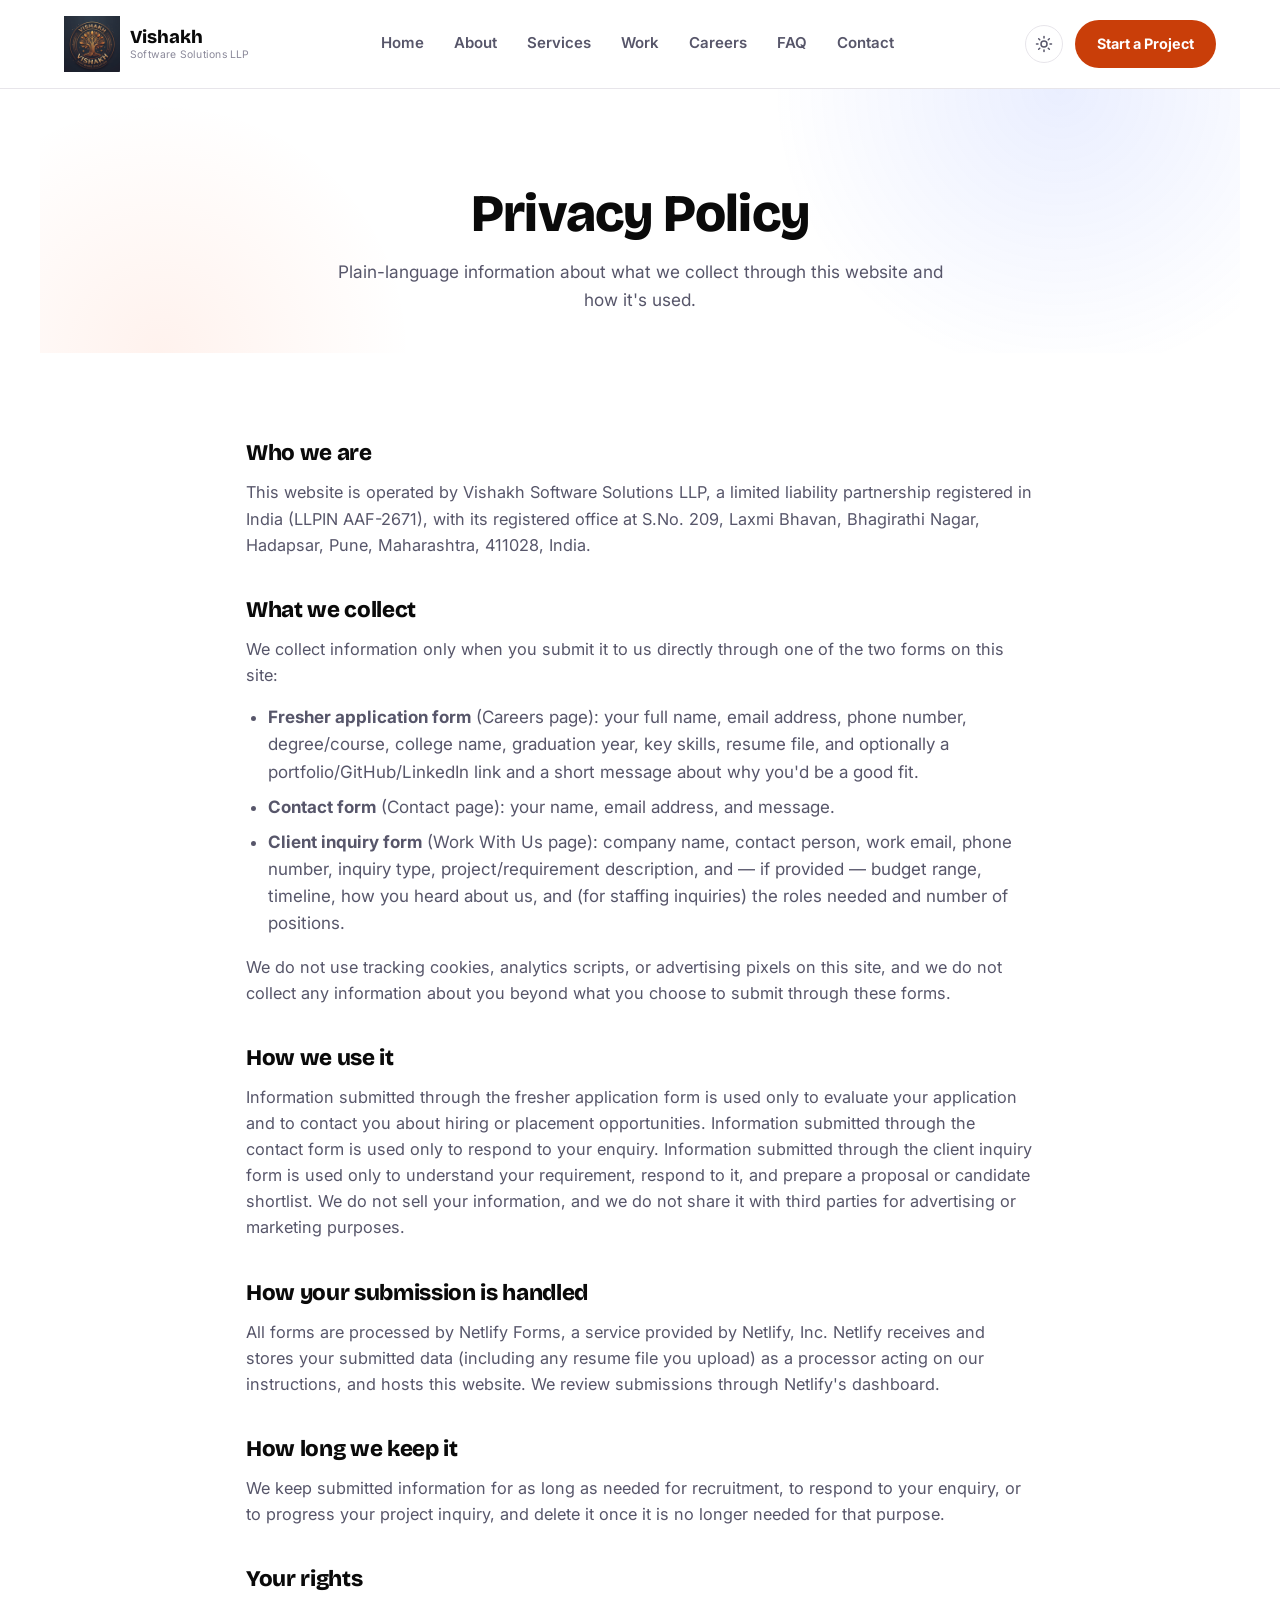
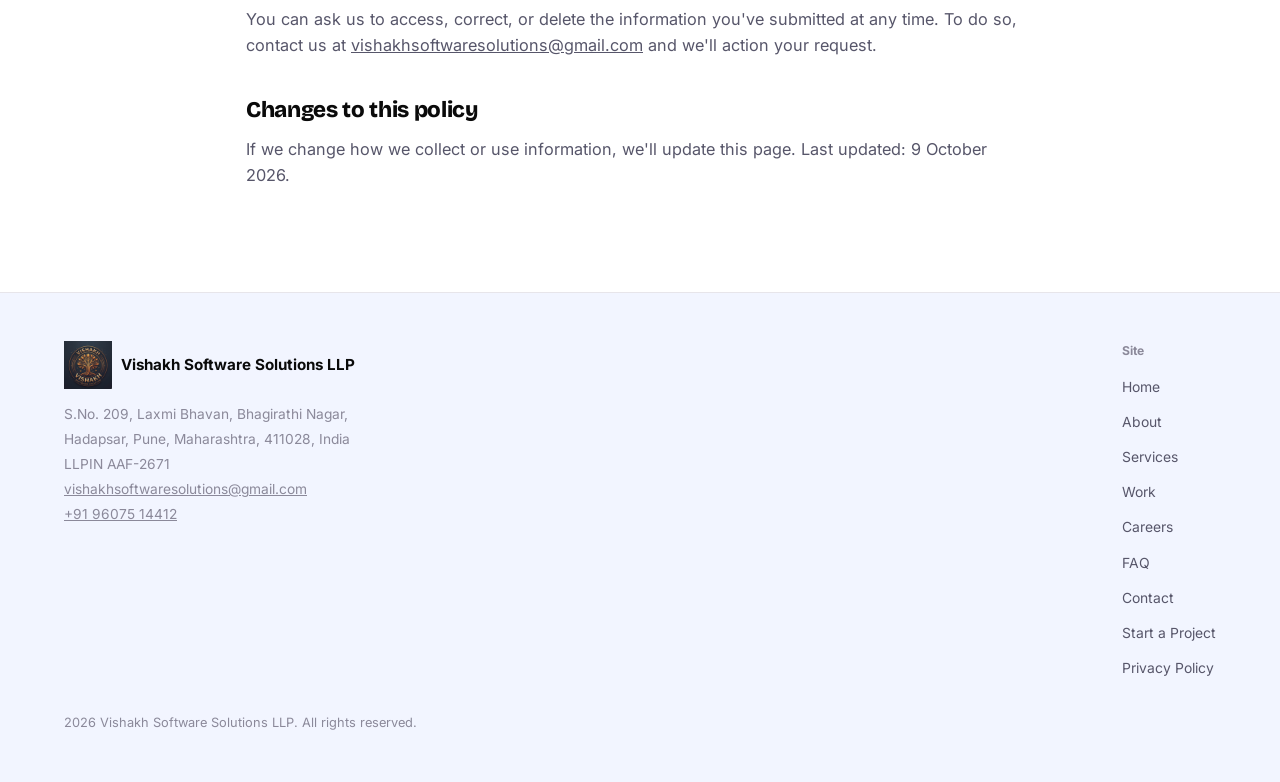
<file: privacy.html>
<!DOCTYPE html>
<html lang="en">
<head>
<meta charset="UTF-8">
<script>(function(){try{var t=localStorage.getItem('vss-theme');if(t==='dark'){document.documentElement.setAttribute('data-theme','dark');}}catch(e){}})();</script>
<meta name="viewport" content="width=device-width, initial-scale=1, viewport-fit=cover">
<meta name="theme-color" content="#FFFFFF">
<link rel="icon" href="favicon-32.png?v=3" sizes="32x32" type="image/png">
<link rel="apple-touch-icon" href="apple-touch-icon.png?v=3">
<link rel="icon" href="icon-192.png?v=3" sizes="192x192" type="image/png">
<link rel="icon" href="icon-512.png?v=3" sizes="512x512" type="image/png">
<title>Privacy Policy — Vishakh Software Solutions LLP</title>
<meta name="description" content="How Vishakh Software Solutions LLP collects, uses and protects the information submitted through our careers and contact forms.">
<meta name="robots" content="index, follow">
<link rel="canonical" href="https://vishakh-software-solution.netlify.app/privacy.html">

<meta property="og:type" content="website">
<meta property="og:title" content="Privacy Policy — Vishakh Software Solutions LLP">
<meta property="og:description" content="How we collect, use and protect the information submitted through our careers and contact forms.">
<meta property="og:url" content="https://vishakh-software-solution.netlify.app/privacy.html">
<meta property="og:locale" content="en_IN">
<meta property="og:image" content="https://vishakh-software-solution.netlify.app/og-image.png?v=3">
<meta property="og:image:width" content="1200">
<meta property="og:image:height" content="630">
<meta property="og:image:alt" content="Vishakh Software Solutions LLP — IT staffing and AI software development, Pune">

<meta name="twitter:card" content="summary_large_image">
<meta name="twitter:image" content="https://vishakh-software-solution.netlify.app/og-image.png?v=3">
<meta name="twitter:title" content="Privacy Policy — Vishakh Software Solutions LLP">
<meta name="twitter:description" content="How we collect, use and protect your information.">

<link rel="preconnect" href="https://fonts.googleapis.com">
<link rel="preconnect" href="https://fonts.gstatic.com" crossorigin>
<link href="https://fonts.googleapis.com/css2?family=Bricolage+Grotesque:opsz,wght@12..96,400;12..96,500;12..96,600;12..96,700;12..96,800&family=Inter:wght@400;500;600;700&family=IBM+Plex+Mono:wght@400;500;600&display=swap" rel="stylesheet">
<link rel="stylesheet" href="styles.css">
</head>
<body>

<nav class="nav">
  <div class="nav-inner">
    <a href="index.html" class="brand">
      <img src="assets/logo/logo-128.png" width="56" height="56" alt="" class="brand-logo">
      <span class="brand-text">
        <span class="brand-mark">Vishakh</span>
        <span class="brand-sub">Software Solutions LLP</span>
      </span>
    </a>
    <button class="nav-toggle" id="navToggle" aria-expanded="false" aria-controls="navLinks">Menu</button>
    <ul class="nav-links" id="navLinks">
      <li><a href="index.html">Home</a></li>
      <li><a href="about.html">About</a></li>
      <li><a href="services.html">Services</a></li>
      <li><a href="work.html">Work</a></li>
      <li><a href="careers.html">Careers</a></li>
      <li><a href="faq.html">FAQ</a></li>
      <li><a href="contact.html">Contact</a></li>
    </ul>
    <div class="nav-right">
      <button class="theme-toggle" id="themeToggle" type="button" aria-pressed="false" aria-label="Switch to dark mode">
        <svg class="icon-sun" viewBox="0 0 24 24" width="18" height="18" fill="none" stroke="currentColor" stroke-width="2" stroke-linecap="round" stroke-linejoin="round" aria-hidden="true"><circle cx="12" cy="12" r="4"/><path d="M12 2v2M12 20v2M4.9 4.9l1.4 1.4M17.7 17.7l1.4 1.4M2 12h2M20 12h2M4.9 19.1l1.4-1.4M17.7 6.3l1.4-1.4"/></svg>
        <svg class="icon-moon" viewBox="0 0 24 24" width="18" height="18" fill="none" stroke="currentColor" stroke-width="2" stroke-linecap="round" stroke-linejoin="round" aria-hidden="true"><path d="M21 12.8A9 9 0 1 1 11.2 3a7 7 0 0 0 9.8 9.8Z"/></svg>
      </button>
      <a href="work-with-us.html" class="btn btn-secondary nav-cta"><span class="nav-cta-full">Start a Project</span><span class="nav-cta-short">Start</span></a>
    </div>
  </div>
</nav>

<main>

  <div class="wrap page-hero">
    <h1>Privacy Policy</h1>
    <p class="section-lede">Plain-language information about what we collect through this website and how it's used.</p>
  </div>

  <section class="section">
    <div class="wrap policy reveal">

      <h2>Who we are</h2>
      <p>This website is operated by Vishakh Software Solutions LLP, a limited liability partnership registered in India (LLPIN AAF-2671), with its registered office at S.No. 209, Laxmi Bhavan, Bhagirathi Nagar, Hadapsar, Pune, Maharashtra, 411028, India.</p>

      <h2>What we collect</h2>
      <p>We collect information only when you submit it to us directly through one of the two forms on this site:</p>
      <ul>
        <li><strong>Fresher application form</strong> (Careers page): your full name, email address, phone number, degree/course, college name, graduation year, key skills, resume file, and optionally a portfolio/GitHub/LinkedIn link and a short message about why you'd be a good fit.</li>
        <li><strong>Contact form</strong> (Contact page): your name, email address, and message.</li>
        <li><strong>Client inquiry form</strong> (Work With Us page): company name, contact person, work email, phone number, inquiry type, project/requirement description, and — if provided — budget range, timeline, how you heard about us, and (for staffing inquiries) the roles needed and number of positions.</li>
      </ul>
      <p>We do not use tracking cookies, analytics scripts, or advertising pixels on this site, and we do not collect any information about you beyond what you choose to submit through these forms.</p>

      <h2>How we use it</h2>
      <p>Information submitted through the fresher application form is used only to evaluate your application and to contact you about hiring or placement opportunities. Information submitted through the contact form is used only to respond to your enquiry. Information submitted through the client inquiry form is used only to understand your requirement, respond to it, and prepare a proposal or candidate shortlist. We do not sell your information, and we do not share it with third parties for advertising or marketing purposes.</p>

      <h2>How your submission is handled</h2>
      <p>All forms are processed by Netlify Forms, a service provided by Netlify, Inc. Netlify receives and stores your submitted data (including any resume file you upload) as a processor acting on our instructions, and hosts this website. We review submissions through Netlify's dashboard.</p>

      <h2>How long we keep it</h2>
      <p>We keep submitted information for as long as needed for recruitment, to respond to your enquiry, or to progress your project inquiry, and delete it once it is no longer needed for that purpose.</p>

      <h2>Your rights</h2>
      <p>You can ask us to access, correct, or delete the information you've submitted at any time. To do so, contact us at <a href="mailto:vishakhsoftwaresolutions@gmail.com">vishakhsoftwaresolutions@gmail.com</a> and we'll action your request.</p>

      <h2>Changes to this policy</h2>
      <p>If we change how we collect or use information, we'll update this page. Last updated: 9 October 2026.</p>

    </div>
  </section>

</main>

<footer>
  <div class="wrap foot-grid">
    <div class="foot-col">
      <div style="display:flex;align-items:center;gap:9px;margin-bottom:14px;">
        <img src="assets/logo/logo-128.png" width="48" height="48" alt="" class="brand-logo">
        <h4 style="margin:0;color:var(--ink);font-size:.95rem;">Vishakh Software Solutions LLP</h4>
      </div>
      <p>S.No. 209, Laxmi Bhavan, Bhagirathi Nagar,</p>
      <p>Hadapsar, Pune, Maharashtra, 411028, India</p>
      <p>LLPIN AAF-2671</p>
      <p><a href="mailto:vishakhsoftwaresolutions@gmail.com">vishakhsoftwaresolutions@gmail.com</a></p>
      <p><a href="tel:+919607514412">+91 96075 14412</a></p>
    </div>
    <div class="foot-col">
      <h4>Site</h4>
      <ul class="foot-links">
        <li><a href="index.html">Home</a></li>
        <li><a href="about.html">About</a></li>
        <li><a href="services.html">Services</a></li>
        <li><a href="work.html">Work</a></li>
        <li><a href="careers.html">Careers</a></li>
        <li><a href="faq.html">FAQ</a></li>
        <li><a href="contact.html">Contact</a></li>
        <li><a href="work-with-us.html">Start a Project</a></li>
        <li><a href="privacy.html">Privacy Policy</a></li>
      </ul>
    </div>
  </div>
  <div class="wrap foot-bottom"><span id="year"></span> Vishakh Software Solutions LLP. All rights reserved.</div>
</footer>

<script src="main.js" defer></script>
</body>
</html>
</file>
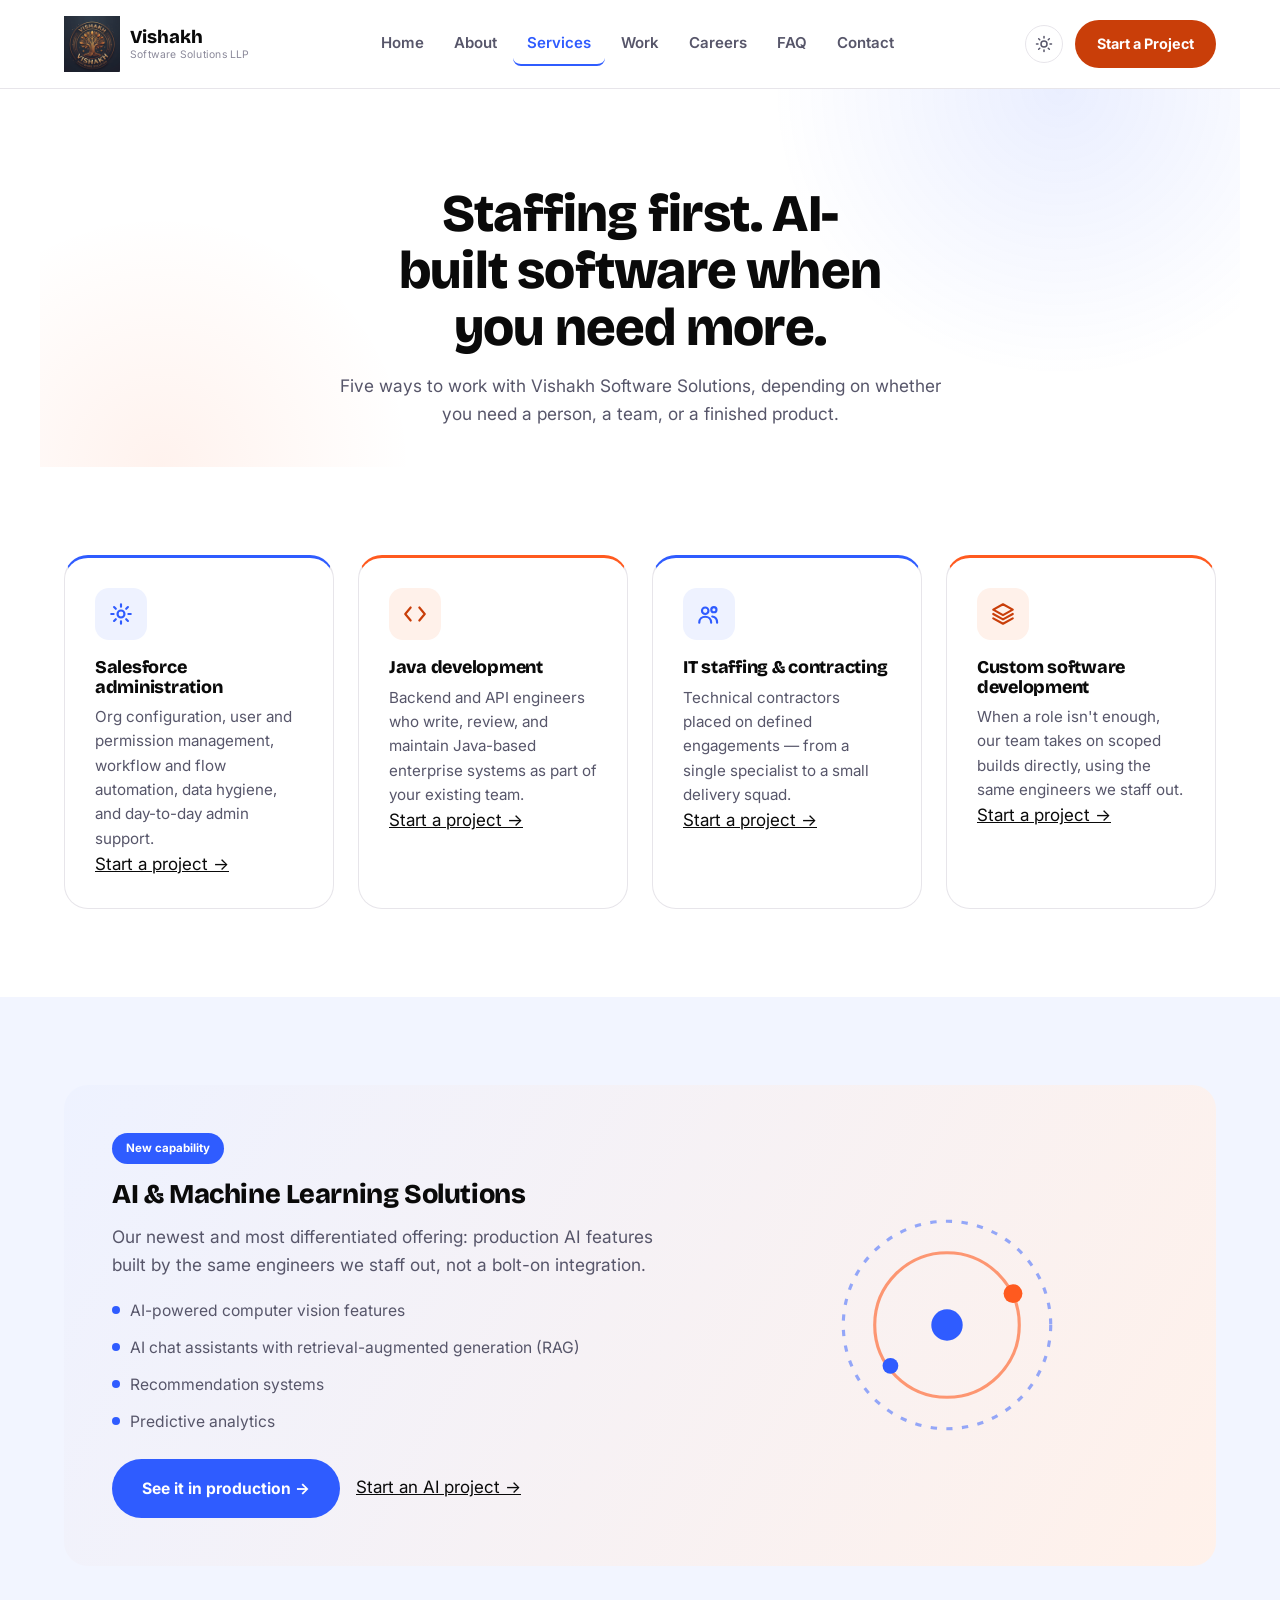
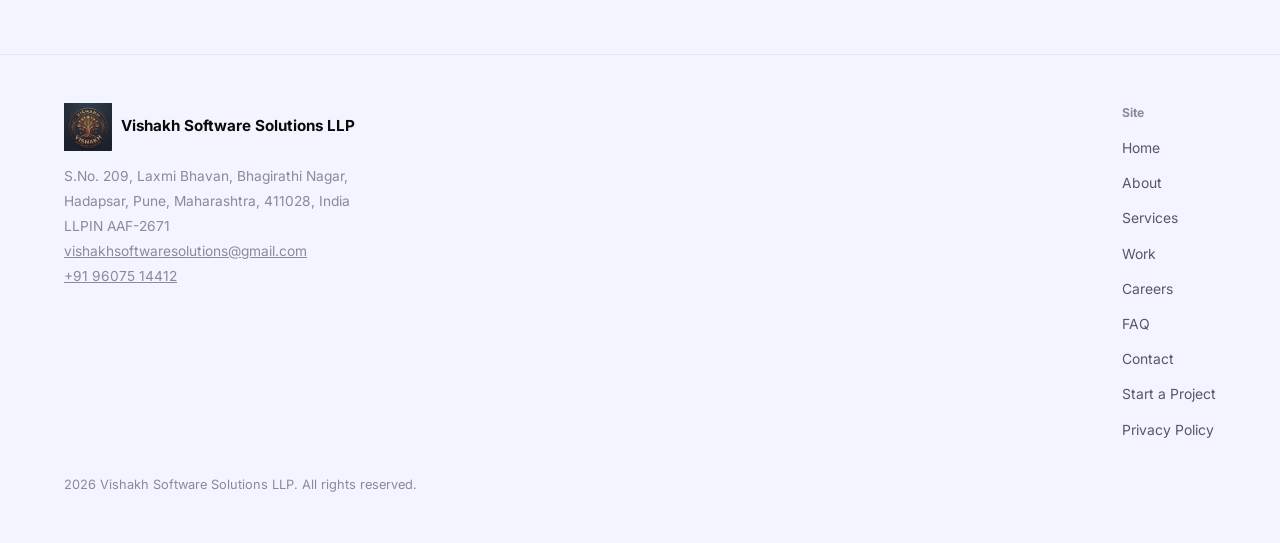
<file: services.html>
<!DOCTYPE html>
<html lang="en">
<head>
<meta charset="UTF-8">
<script>(function(){try{var t=localStorage.getItem('vss-theme');if(t==='dark'){document.documentElement.setAttribute('data-theme','dark');}}catch(e){}})();</script>
<meta name="viewport" content="width=device-width, initial-scale=1, viewport-fit=cover">
<meta name="theme-color" content="#FFFFFF">
<link rel="icon" href="favicon-32.png?v=3" sizes="32x32" type="image/png">
<link rel="apple-touch-icon" href="apple-touch-icon.png?v=3">
<link rel="icon" href="icon-192.png?v=3" sizes="192x192" type="image/png">
<link rel="icon" href="icon-512.png?v=3" sizes="512x512" type="image/png">
<title>IT Staffing, Custom Development &amp; AI Solutions — Vishakh Software Solutions</title>
<meta name="description" content="Salesforce administration, Java development, IT staffing and contracting, custom software development, and AI &amp; Machine Learning solutions including computer vision, RAG chat assistants, and predictive analytics.">
<meta name="robots" content="index, follow">
<link rel="canonical" href="https://vishakh-software-solution.netlify.app/services.html">

<meta property="og:type" content="website">
<meta property="og:title" content="IT Staffing, Custom Development &amp; AI Solutions — Vishakh Software Solutions">
<meta property="og:description" content="Five ways to work with us: Salesforce administration, Java development, IT staffing, custom software development, and AI &amp; Machine Learning solutions.">
<meta property="og:url" content="https://vishakh-software-solution.netlify.app/services.html">
<meta property="og:locale" content="en_IN">
<meta property="og:image" content="https://vishakh-software-solution.netlify.app/og-image.png?v=3">
<meta property="og:image:width" content="1200">
<meta property="og:image:height" content="630">
<meta property="og:image:alt" content="Vishakh Software Solutions LLP — IT staffing and AI software development, Pune">

<meta name="twitter:card" content="summary_large_image">
<meta name="twitter:image" content="https://vishakh-software-solution.netlify.app/og-image.png?v=3">
<meta name="twitter:title" content="IT Staffing, Custom Development &amp; AI Solutions — Vishakh Software Solutions">
<meta name="twitter:description" content="Salesforce administration, Java development, IT staffing, custom software development, and AI &amp; Machine Learning solutions.">

<link rel="preconnect" href="https://fonts.googleapis.com">
<link rel="preconnect" href="https://fonts.gstatic.com" crossorigin>
<link href="https://fonts.googleapis.com/css2?family=Bricolage+Grotesque:opsz,wght@12..96,400;12..96,500;12..96,600;12..96,700;12..96,800&family=Inter:wght@400;500;600;700&family=IBM+Plex+Mono:wght@400;500;600&display=swap" rel="stylesheet">
<link rel="stylesheet" href="styles.css">
</head>
<body>

<nav class="nav">
  <div class="nav-inner">
    <a href="index.html" class="brand">
      <img src="assets/logo/logo-128.png" width="56" height="56" alt="" class="brand-logo">
      <span class="brand-text">
        <span class="brand-mark">Vishakh</span>
        <span class="brand-sub">Software Solutions LLP</span>
      </span>
    </a>
    <button class="nav-toggle" id="navToggle" aria-expanded="false" aria-controls="navLinks">Menu</button>
    <ul class="nav-links" id="navLinks">
      <li><a href="index.html">Home</a></li>
      <li><a href="about.html">About</a></li>
      <li><a href="services.html" aria-current="page">Services</a></li>
      <li><a href="work.html">Work</a></li>
      <li><a href="careers.html">Careers</a></li>
      <li><a href="faq.html">FAQ</a></li>
      <li><a href="contact.html">Contact</a></li>
    </ul>
    <div class="nav-right">
      <button class="theme-toggle" id="themeToggle" type="button" aria-pressed="false" aria-label="Switch to dark mode">
        <svg class="icon-sun" viewBox="0 0 24 24" width="18" height="18" fill="none" stroke="currentColor" stroke-width="2" stroke-linecap="round" stroke-linejoin="round" aria-hidden="true"><circle cx="12" cy="12" r="4"/><path d="M12 2v2M12 20v2M4.9 4.9l1.4 1.4M17.7 17.7l1.4 1.4M2 12h2M20 12h2M4.9 19.1l1.4-1.4M17.7 6.3l1.4-1.4"/></svg>
        <svg class="icon-moon" viewBox="0 0 24 24" width="18" height="18" fill="none" stroke="currentColor" stroke-width="2" stroke-linecap="round" stroke-linejoin="round" aria-hidden="true"><path d="M21 12.8A9 9 0 1 1 11.2 3a7 7 0 0 0 9.8 9.8Z"/></svg>
      </button>
      <a href="work-with-us.html" class="btn btn-secondary nav-cta"><span class="nav-cta-full">Start a Project</span><span class="nav-cta-short">Start</span></a>
    </div>
  </div>
</nav>

<main>

  <div class="wrap page-hero">
    <h1>Staffing first. AI-built software when you need more.</h1>
    <p class="section-lede">Five ways to work with Vishakh Software Solutions, depending on whether you need a person, a team, or a finished product.</p>
  </div>

  <section class="section">
    <div class="wrap">
      <div class="svc-grid">
        <div class="card reveal">
          <div class="icon-badge blue"><svg viewBox="0 0 24 24" fill="none" stroke="currentColor" stroke-width="2" stroke-linecap="round" stroke-linejoin="round"><circle cx="12" cy="12" r="3.2"/><path d="M12 3v2.2M12 18.8V21M21 12h-2.2M5.2 12H3M18.4 5.6l-1.6 1.6M7.2 16.8l-1.6 1.6M18.4 18.4l-1.6-1.6M7.2 7.2 5.6 5.6"/></svg></div>
          <h3>Salesforce administration</h3>
          <p>Org configuration, user and permission management, workflow and flow automation, data hygiene, and day-to-day admin support.</p>
          <a href="work-with-us.html?type=salesforce" class="svc-link">Start a project &rarr;</a>
        </div>
        <div class="card reveal">
          <div class="icon-badge orange"><svg viewBox="0 0 24 24" fill="none" stroke="currentColor" stroke-width="2" stroke-linecap="round" stroke-linejoin="round"><path d="M8 6 3 12l5 6M16 6l5 6-5 6"/></svg></div>
          <h3>Java development</h3>
          <p>Backend and API engineers who write, review, and maintain Java-based enterprise systems as part of your existing team.</p>
          <a href="work-with-us.html?type=staffing" class="svc-link">Start a project &rarr;</a>
        </div>
        <div class="card reveal">
          <div class="icon-badge blue"><svg viewBox="0 0 24 24" fill="none" stroke="currentColor" stroke-width="2" stroke-linecap="round" stroke-linejoin="round"><circle cx="8.5" cy="9" r="3"/><path d="M3 20c0-3.3 2.5-5.5 5.5-5.5S14 16.7 14 20"/><circle cx="16.5" cy="8" r="2.4"/><path d="M15 14.3c2.7.4 4.5 2.3 4.5 5.7"/></svg></div>
          <h3>IT staffing &amp; contracting</h3>
          <p>Technical contractors placed on defined engagements &mdash; from a single specialist to a small delivery squad.</p>
          <a href="work-with-us.html?type=staffing" class="svc-link">Start a project &rarr;</a>
        </div>
        <div class="card reveal">
          <div class="icon-badge orange"><svg viewBox="0 0 24 24" fill="none" stroke="currentColor" stroke-width="2" stroke-linecap="round" stroke-linejoin="round"><path d="M12 3 3 8l9 5 9-5-9-5Z"/><path d="M3 12l9 5 9-5M3 16l9 5 9-5"/></svg></div>
          <h3>Custom software development</h3>
          <p>When a role isn't enough, our team takes on scoped builds directly, using the same engineers we staff out.</p>
          <a href="work-with-us.html?type=custom" class="svc-link">Start a project &rarr;</a>
        </div>
      </div>
    </div>
  </section>

  <section class="section section-soft">
    <div class="wrap">
      <div class="spotlight reveal">
        <div>
          <span class="badge">New capability</span>
          <h3>AI &amp; Machine Learning Solutions</h3>
          <p class="section-lede" style="margin-top:0;">Our newest and most differentiated offering: production AI features built by the same engineers we staff out, not a bolt-on integration.</p>
          <ul>
            <li>AI-powered computer vision features</li>
            <li>AI chat assistants with retrieval-augmented generation (RAG)</li>
            <li>Recommendation systems</li>
            <li>Predictive analytics</li>
          </ul>
          <div style="margin-top:24px;display:flex;gap:16px;flex-wrap:wrap;align-items:center;">
            <a href="work.html" class="btn btn-primary">See it in production &rarr;</a>
            <a href="work-with-us.html?type=ai" class="svc-link">Start an AI project &rarr;</a>
          </div>
        </div>
        <div class="spotlight-visual" aria-hidden="true">
          <svg viewBox="0 0 140 140" fill="none">
            <circle cx="70" cy="70" r="66" stroke="var(--primary)" stroke-width="2" stroke-dasharray="4 6" opacity=".5"/>
            <circle cx="70" cy="70" r="46" stroke="var(--secondary)" stroke-width="2" opacity=".6"/>
            <circle cx="70" cy="70" r="10" fill="var(--primary)"/>
            <circle cx="112" cy="50" r="6" fill="var(--secondary)"/>
            <circle cx="34" cy="96" r="5" fill="var(--primary)"/>
          </svg>
        </div>
      </div>
    </div>
  </section>

</main>

<footer>
  <div class="wrap foot-grid">
    <div class="foot-col">
      <div style="display:flex;align-items:center;gap:9px;margin-bottom:14px;">
        <img src="assets/logo/logo-128.png" width="48" height="48" alt="" class="brand-logo">
        <h4 style="margin:0;color:var(--ink);font-size:.95rem;">Vishakh Software Solutions LLP</h4>
      </div>
      <p>S.No. 209, Laxmi Bhavan, Bhagirathi Nagar,</p>
      <p>Hadapsar, Pune, Maharashtra, 411028, India</p>
      <p>LLPIN AAF-2671</p>
      <p><a href="mailto:vishakhsoftwaresolutions@gmail.com">vishakhsoftwaresolutions@gmail.com</a></p>
      <p><a href="tel:+919607514412">+91 96075 14412</a></p>
    </div>
    <div class="foot-col">
      <h4>Site</h4>
      <ul class="foot-links">
        <li><a href="index.html">Home</a></li>
        <li><a href="about.html">About</a></li>
        <li><a href="services.html">Services</a></li>
        <li><a href="work.html">Work</a></li>
        <li><a href="careers.html">Careers</a></li>
        <li><a href="faq.html">FAQ</a></li>
        <li><a href="contact.html">Contact</a></li>
        <li><a href="work-with-us.html">Start a Project</a></li>
        <li><a href="privacy.html">Privacy Policy</a></li>
      </ul>
    </div>
  </div>
  <div class="wrap foot-bottom"><span id="year"></span> Vishakh Software Solutions LLP. All rights reserved.</div>
</footer>

<script src="main.js" defer></script>
</body>
</html>
</file>
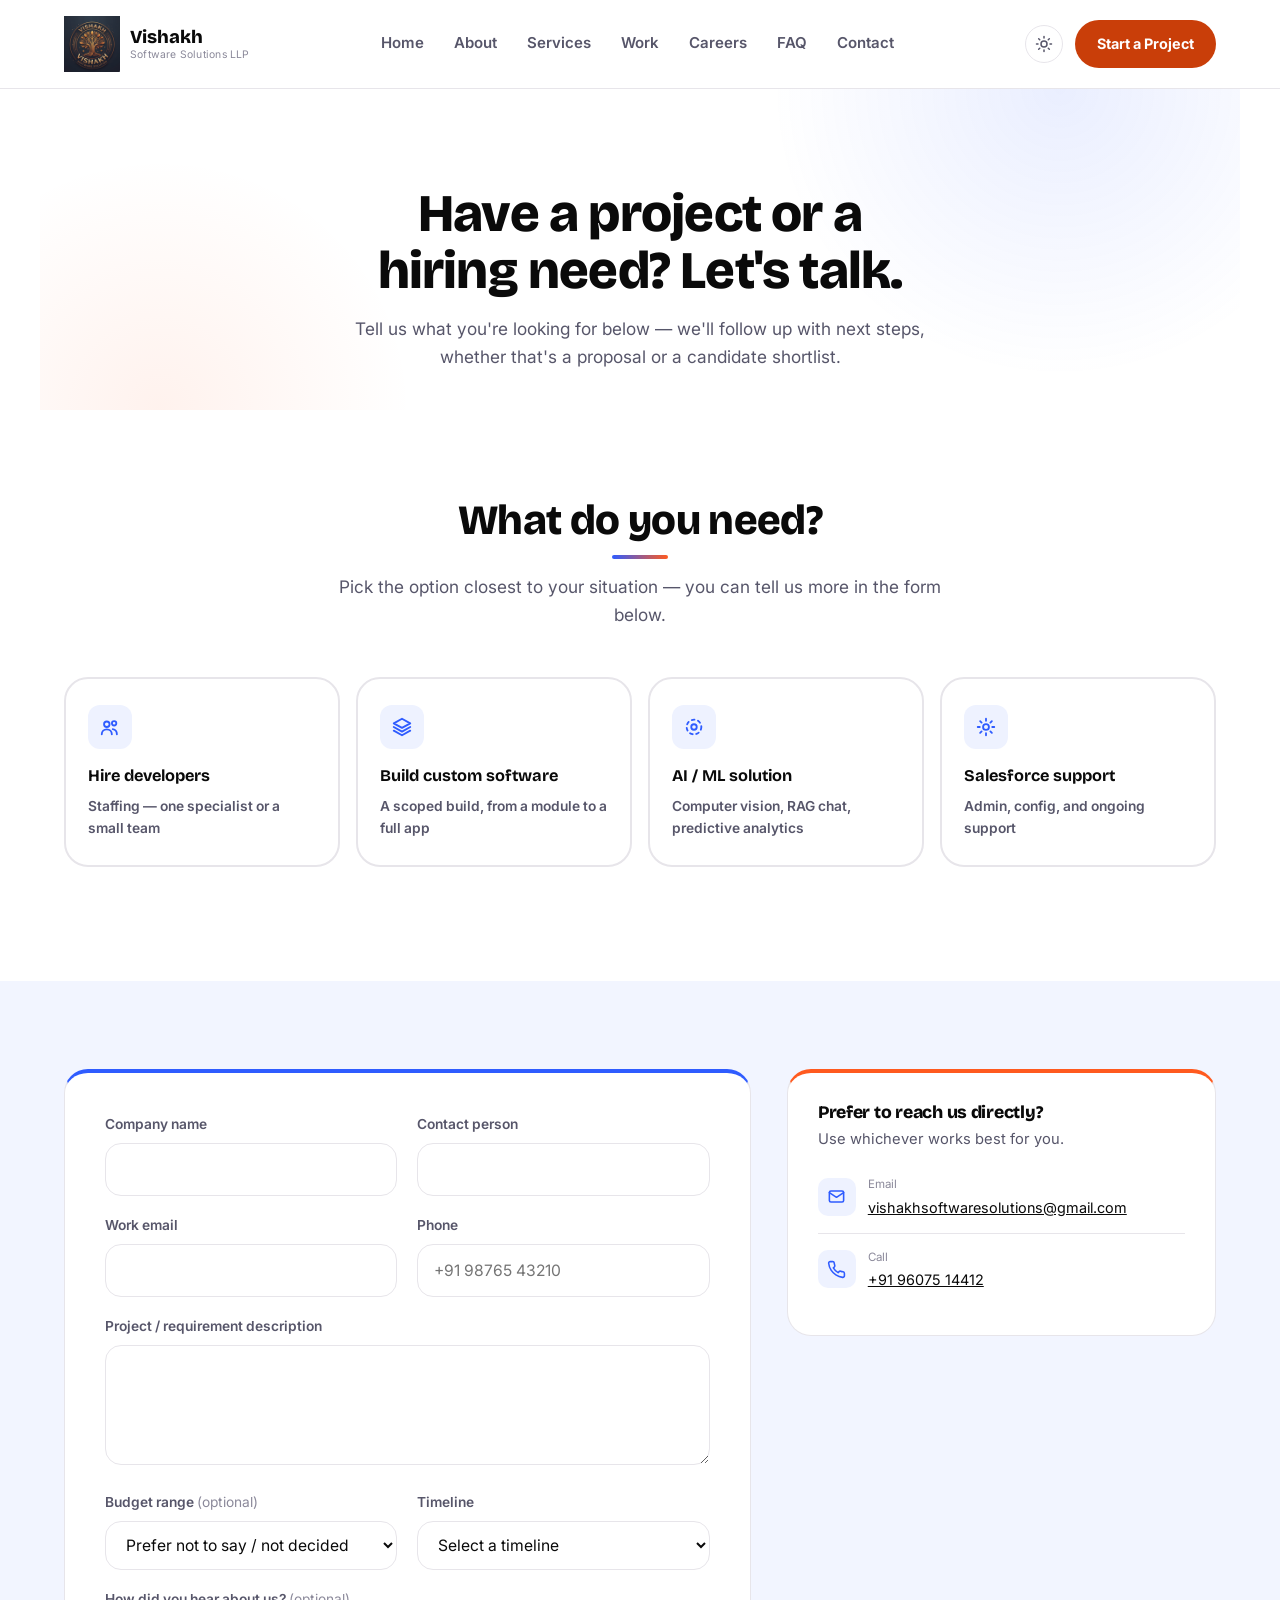
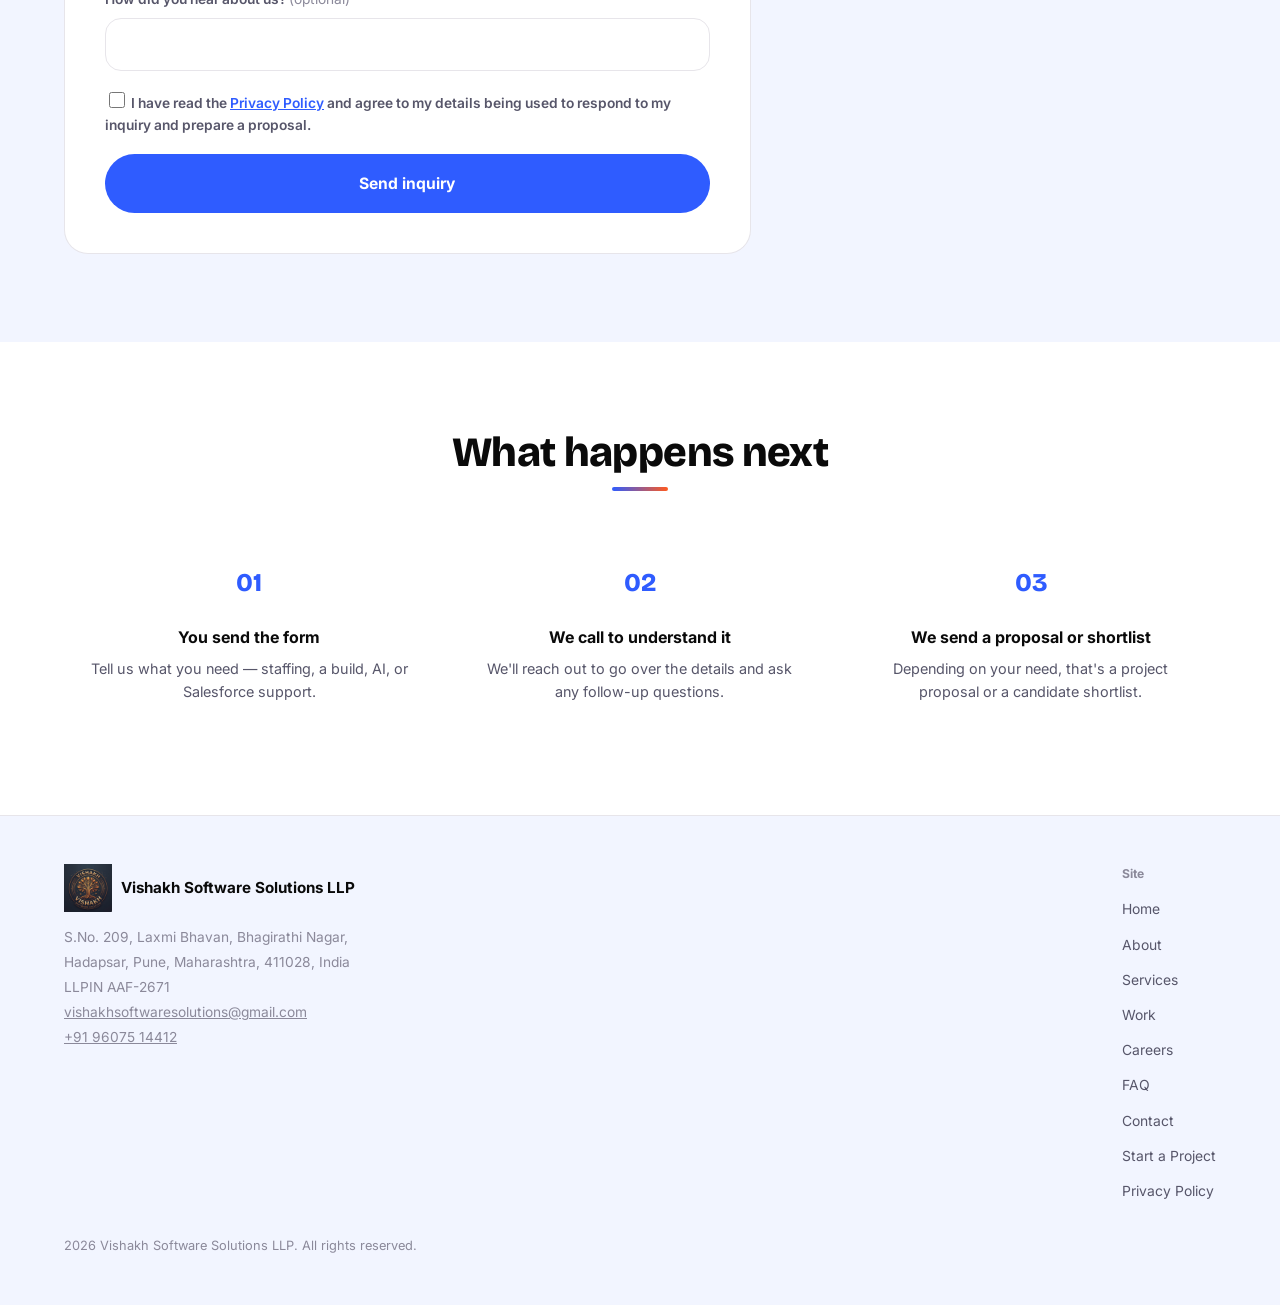
<file: work-with-us.html>
<!DOCTYPE html>
<html lang="en">
<head>
<meta charset="UTF-8">
<script>(function(){try{var t=localStorage.getItem('vss-theme');if(t==='dark'){document.documentElement.setAttribute('data-theme','dark');}}catch(e){}})();</script>
<meta name="viewport" content="width=device-width, initial-scale=1, viewport-fit=cover">
<meta name="theme-color" content="#FFFFFF">
<link rel="icon" href="favicon-32.png?v=3" sizes="32x32" type="image/png">
<link rel="apple-touch-icon" href="apple-touch-icon.png?v=3">
<link rel="icon" href="icon-192.png?v=3" sizes="192x192" type="image/png">
<link rel="icon" href="icon-512.png?v=3" sizes="512x512" type="image/png">
<title>Work With Us — Vishakh Software Solutions LLP</title>
<meta name="description" content="Tell us about your hiring need or project — staffing, custom software, AI/ML, or Salesforce support — and we'll follow up with a proposal or candidate shortlist.">
<meta name="robots" content="index, follow">
<link rel="canonical" href="https://vishakh-software-solution.netlify.app/work-with-us.html">

<meta property="og:type" content="website">
<meta property="og:title" content="Work With Us — Vishakh Software Solutions LLP">
<meta property="og:description" content="Have a project or a hiring need? Tell us what you're looking for and we'll follow up.">
<meta property="og:url" content="https://vishakh-software-solution.netlify.app/work-with-us.html">
<meta property="og:locale" content="en_IN">
<meta property="og:image" content="https://vishakh-software-solution.netlify.app/og-image.png?v=3">
<meta property="og:image:width" content="1200">
<meta property="og:image:height" content="630">
<meta property="og:image:alt" content="Vishakh Software Solutions LLP — IT staffing and AI software development, Pune">

<meta name="twitter:card" content="summary_large_image">
<meta name="twitter:image" content="https://vishakh-software-solution.netlify.app/og-image.png?v=3">
<meta name="twitter:title" content="Work With Us — Vishakh Software Solutions LLP">
<meta name="twitter:description" content="Have a project or a hiring need? Let's talk.">

<link rel="preconnect" href="https://fonts.googleapis.com">
<link rel="preconnect" href="https://fonts.gstatic.com" crossorigin>
<link href="https://fonts.googleapis.com/css2?family=Bricolage+Grotesque:opsz,wght@12..96,400;12..96,500;12..96,600;12..96,700;12..96,800&family=Inter:wght@400;500;600;700&family=IBM+Plex+Mono:wght@400;500;600&display=swap" rel="stylesheet">
<link rel="stylesheet" href="styles.css">
</head>
<body>

<nav class="nav">
  <div class="nav-inner">
    <a href="index.html" class="brand">
      <img src="assets/logo/logo-128.png" width="56" height="56" alt="" class="brand-logo">
      <span class="brand-text">
        <span class="brand-mark">Vishakh</span>
        <span class="brand-sub">Software Solutions LLP</span>
      </span>
    </a>
    <button class="nav-toggle" id="navToggle" aria-expanded="false" aria-controls="navLinks">Menu</button>
    <ul class="nav-links" id="navLinks">
      <li><a href="index.html">Home</a></li>
      <li><a href="about.html">About</a></li>
      <li><a href="services.html">Services</a></li>
      <li><a href="work.html">Work</a></li>
      <li><a href="careers.html">Careers</a></li>
      <li><a href="faq.html">FAQ</a></li>
      <li><a href="contact.html">Contact</a></li>
    </ul>
    <div class="nav-right">
      <button class="theme-toggle" id="themeToggle" type="button" aria-pressed="false" aria-label="Switch to dark mode">
        <svg class="icon-sun" viewBox="0 0 24 24" width="18" height="18" fill="none" stroke="currentColor" stroke-width="2" stroke-linecap="round" stroke-linejoin="round" aria-hidden="true"><circle cx="12" cy="12" r="4"/><path d="M12 2v2M12 20v2M4.9 4.9l1.4 1.4M17.7 17.7l1.4 1.4M2 12h2M20 12h2M4.9 19.1l1.4-1.4M17.7 6.3l1.4-1.4"/></svg>
        <svg class="icon-moon" viewBox="0 0 24 24" width="18" height="18" fill="none" stroke="currentColor" stroke-width="2" stroke-linecap="round" stroke-linejoin="round" aria-hidden="true"><path d="M21 12.8A9 9 0 1 1 11.2 3a7 7 0 0 0 9.8 9.8Z"/></svg>
      </button>
      <a href="work-with-us.html" class="btn btn-secondary nav-cta" aria-current="page"><span class="nav-cta-full">Start a Project</span><span class="nav-cta-short">Start</span></a>
    </div>
  </div>
</nav>

<main>

  <div class="wrap page-hero">
    <h1>Have a project or a hiring need? Let's talk.</h1>
    <p class="section-lede">Tell us what you're looking for below &mdash; we'll follow up with next steps, whether that's a proposal or a candidate shortlist.</p>
  </div>

  <form id="clientInquiryForm" name="client-inquiry" method="POST" action="/work-with-us.html" data-netlify="true" netlify-honeypot="bot-field" novalidate>
    <input type="hidden" name="form-name" value="client-inquiry">
    <p class="hp-field" aria-hidden="true">
      <label>Leave this field blank: <input tabindex="-1" autocomplete="off" name="bot-field"></label>
    </p>

    <section class="section">
      <div class="wrap">
        <div class="section-head reveal">
          <h2>What do you need?</h2>
          <p class="section-lede">Pick the option closest to your situation &mdash; you can tell us more in the form below.</p>
        </div>

        <div class="field" data-field="inquiryType">
          <fieldset class="option-cards reveal" id="inquiryTypeGroup">
            <label class="option-card">
              <input type="radio" name="inquiryType" value="Hire developers">
              <span class="option-card-inner">
                <span class="option-card-check" aria-hidden="true">&#10003;</span>
                <span class="option-card-icon" aria-hidden="true"><svg viewBox="0 0 24 24" fill="none" stroke="currentColor" stroke-width="2" stroke-linecap="round" stroke-linejoin="round"><circle cx="8.5" cy="9" r="3"/><path d="M3 20c0-3.3 2.5-5.5 5.5-5.5S14 16.7 14 20"/><circle cx="16.5" cy="8" r="2.4"/><path d="M15 14.3c2.7.4 4.5 2.3 4.5 5.7"/></svg></span>
                <span class="option-card-title">Hire developers</span>
                <span class="option-card-desc">Staffing &mdash; one specialist or a small team</span>
              </span>
            </label>
            <label class="option-card">
              <input type="radio" name="inquiryType" value="Build custom software">
              <span class="option-card-inner">
                <span class="option-card-check" aria-hidden="true">&#10003;</span>
                <span class="option-card-icon" aria-hidden="true"><svg viewBox="0 0 24 24" fill="none" stroke="currentColor" stroke-width="2" stroke-linecap="round" stroke-linejoin="round"><path d="M12 3 3 8l9 5 9-5-9-5Z"/><path d="M3 12l9 5 9-5M3 16l9 5 9-5"/></svg></span>
                <span class="option-card-title">Build custom software</span>
                <span class="option-card-desc">A scoped build, from a module to a full app</span>
              </span>
            </label>
            <label class="option-card">
              <input type="radio" name="inquiryType" value="AI / ML solution">
              <span class="option-card-inner">
                <span class="option-card-check" aria-hidden="true">&#10003;</span>
                <span class="option-card-icon" aria-hidden="true"><svg viewBox="0 0 24 24" fill="none" stroke="currentColor" stroke-width="2" stroke-linecap="round" stroke-linejoin="round"><circle cx="12" cy="12" r="3"/><circle cx="12" cy="12" r="8" stroke-dasharray="3 4"/></svg></span>
                <span class="option-card-title">AI / ML solution</span>
                <span class="option-card-desc">Computer vision, RAG chat, predictive analytics</span>
              </span>
            </label>
            <label class="option-card">
              <input type="radio" name="inquiryType" value="Salesforce support">
              <span class="option-card-inner">
                <span class="option-card-check" aria-hidden="true">&#10003;</span>
                <span class="option-card-icon" aria-hidden="true"><svg viewBox="0 0 24 24" fill="none" stroke="currentColor" stroke-width="2" stroke-linecap="round" stroke-linejoin="round"><circle cx="12" cy="12" r="3.2"/><path d="M12 3v2.2M12 18.8V21M21 12h-2.2M5.2 12H3M18.4 5.6l-1.6 1.6M7.2 16.8l-1.6 1.6M18.4 18.4l-1.6-1.6M7.2 7.2 5.6 5.6"/></svg></span>
                <span class="option-card-title">Salesforce support</span>
                <span class="option-card-desc">Admin, config, and ongoing support</span>
              </span>
            </label>
          </fieldset>
          <p class="field-error" aria-live="polite">Please choose the option closest to your need.</p>
        </div>
      </div>
    </section>

    <section class="section section-soft" id="inquiryFormFields">
      <div class="wrap">
        <div class="inquiry-layout">
          <div class="form-card reveal">
            <div class="form-grid">
              <div class="field" data-field="company">
                <label for="ci-company">Company name</label>
                <input id="ci-company" name="company" type="text" required>
                <p class="field-error" aria-live="polite">Please enter your company name.</p>
              </div>
              <div class="field" data-field="contactPerson">
                <label for="ci-contact">Contact person</label>
                <input id="ci-contact" name="contactPerson" type="text" required>
                <p class="field-error" aria-live="polite">Please enter a contact person's name.</p>
              </div>
              <div class="field" data-field="email">
                <label for="ci-email">Work email</label>
                <input id="ci-email" name="email" type="email" required>
                <p class="field-error" aria-live="polite">Please enter a valid email address.</p>
              </div>
              <div class="field" data-field="phone">
                <label for="ci-phone">Phone</label>
                <input id="ci-phone" name="phone" type="tel" required placeholder="+91 98765 43210">
                <p class="field-error" aria-live="polite">Please enter a valid phone number.</p>
              </div>
            </div>

            <div class="field" data-field="description">
              <label for="ci-description">Project / requirement description</label>
              <textarea id="ci-description" name="description" required minlength="10"></textarea>
              <p class="field-error" aria-live="polite">Please tell us a little about what you need.</p>
            </div>

            <div class="form-grid staffing-extra" id="staffingExtra">
              <div class="field" data-field="rolesNeeded">
                <label for="ci-roles">Roles needed</label>
                <input id="ci-roles" name="rolesNeeded" type="text" placeholder="e.g. Java Developer, Salesforce Admin">
                <p class="field-error" aria-live="polite">Please tell us which roles you need.</p>
              </div>
              <div class="field" data-field="numPositions">
                <label for="ci-positions">Number of positions</label>
                <input id="ci-positions" name="numPositions" type="number" min="1">
                <p class="field-error" aria-live="polite">Please enter the number of positions.</p>
              </div>
            </div>

            <div class="form-grid">
              <div class="field" data-field="budget">
                <label for="ci-budget">Budget range <span style="color:var(--ink-dim);font-weight:400;">(optional)</span></label>
                <select id="ci-budget" name="budget">
                  <option value="">Prefer not to say / not decided</option>
                  <option value="Under ₹1 lakh">Under &#8377;1 lakh</option>
                  <option value="₹1-5 lakh">&#8377;1&ndash;5 lakh</option>
                  <option value="₹5-15 lakh">&#8377;5&ndash;15 lakh</option>
                  <option value="₹15 lakh+">&#8377;15 lakh+</option>
                </select>
              </div>
              <div class="field" data-field="timeline">
                <label for="ci-timeline">Timeline</label>
                <select id="ci-timeline" name="timeline" required>
                  <option value="">Select a timeline</option>
                  <option value="ASAP">ASAP</option>
                  <option value="Within 1 month">Within 1 month</option>
                  <option value="1-3 months">1&ndash;3 months</option>
                  <option value="3+ months / not sure">3+ months / not sure</option>
                </select>
                <p class="field-error" aria-live="polite">Please select a timeline.</p>
              </div>
            </div>

            <div class="field" data-field="hearAbout">
              <label for="ci-hear">How did you hear about us? <span style="color:var(--ink-dim);font-weight:400;">(optional)</span></label>
              <input id="ci-hear" name="hearAbout" type="text">
            </div>

            <div class="field consent-field" data-field="consent">
              <label class="consent-label">
                <input type="checkbox" name="consent" id="ci-consent" value="yes" required>
                <span>I have read the <a href="privacy.html">Privacy Policy</a> and agree to my details being used to respond to my inquiry and prepare a proposal.</span>
              </label>
              <p class="field-error" aria-live="polite">Please confirm you agree to the Privacy Policy to continue.</p>
            </div>

            <button type="submit" class="btn btn-primary btn-block">Send inquiry</button>
            <p class="form-msg err" id="inquiryErr">Something went wrong sending your inquiry. Please try again, or reach us directly using the contact details alongside.</p>

            <div class="success-panel" id="inquirySuccess">
              <svg class="success-check" viewBox="0 0 52 52"><circle cx="26" cy="26" r="24"/><path d="M14 27l7 7 17-17"/></svg>
              <h3>Thanks &mdash; we've got it</h3>
              <p>We'll review your inquiry and get back to you with next steps.</p>
            </div>
          </div>

          <aside class="side-panel reveal">
            <h3>Prefer to reach us directly?</h3>
            <p class="section-lede">Use whichever works best for you.</p>

            <div class="side-contact-row">
              <div class="side-contact-icon" aria-hidden="true"><svg viewBox="0 0 24 24" fill="none" stroke="currentColor" stroke-width="2" stroke-linecap="round" stroke-linejoin="round"><rect x="3" y="5" width="18" height="14" rx="2"/><path d="m3 7 9 6 9-6"/></svg></div>
              <div class="side-contact-text">
                <span class="k">Email</span>
                <a href="mailto:vishakhsoftwaresolutions@gmail.com">vishakhsoftwaresolutions@gmail.com</a>
              </div>
            </div>
            <div class="side-contact-row">
              <div class="side-contact-icon" aria-hidden="true"><svg viewBox="0 0 24 24" fill="none" stroke="currentColor" stroke-width="2" stroke-linecap="round" stroke-linejoin="round"><path d="M22 16.9v3a2 2 0 0 1-2.2 2 19.8 19.8 0 0 1-8.6-3.1 19.5 19.5 0 0 1-6-6 19.8 19.8 0 0 1-3.1-8.7A2 2 0 0 1 4.1 2h3a2 2 0 0 1 2 1.7c.1 1 .3 2 .7 3a2 2 0 0 1-.5 2.1L8 10a16 16 0 0 0 6 6l1.2-1.3a2 2 0 0 1 2.1-.5c1 .4 2 .6 3 .7a2 2 0 0 1 1.7 2z"/></svg></div>
              <div class="side-contact-text">
                <span class="k">Call</span>
                <a href="tel:+919607514412">+91 96075 14412</a>
              </div>
            </div>
          </aside>
        </div>
      </div>
    </section>
  </form>

  <section class="section">
    <div class="wrap">
      <div class="section-head reveal">
        <h2>What happens next</h2>
      </div>
      <div class="next-steps">
        <div class="next-step reveal">
          <div class="next-step-num">01</div>
          <h4>You send the form</h4>
          <p>Tell us what you need &mdash; staffing, a build, AI, or Salesforce support.</p>
        </div>
        <div class="next-step reveal">
          <div class="next-step-num">02</div>
          <h4>We call to understand it</h4>
          <p>We'll reach out to go over the details and ask any follow-up questions.</p>
        </div>
        <div class="next-step reveal">
          <div class="next-step-num">03</div>
          <h4>We send a proposal or shortlist</h4>
          <p>Depending on your need, that's a project proposal or a candidate shortlist.</p>
        </div>
      </div>
    </div>
  </section>

</main>

<footer>
  <div class="wrap foot-grid">
    <div class="foot-col">
      <div style="display:flex;align-items:center;gap:9px;margin-bottom:14px;">
        <img src="assets/logo/logo-128.png" width="48" height="48" alt="" class="brand-logo">
        <h4 style="margin:0;color:var(--ink);font-size:.95rem;">Vishakh Software Solutions LLP</h4>
      </div>
      <p>S.No. 209, Laxmi Bhavan, Bhagirathi Nagar,</p>
      <p>Hadapsar, Pune, Maharashtra, 411028, India</p>
      <p>LLPIN AAF-2671</p>
      <p><a href="mailto:vishakhsoftwaresolutions@gmail.com">vishakhsoftwaresolutions@gmail.com</a></p>
      <p><a href="tel:+919607514412">+91 96075 14412</a></p>
    </div>
    <div class="foot-col">
      <h4>Site</h4>
      <ul class="foot-links">
        <li><a href="index.html">Home</a></li>
        <li><a href="about.html">About</a></li>
        <li><a href="services.html">Services</a></li>
        <li><a href="work.html">Work</a></li>
        <li><a href="careers.html">Careers</a></li>
        <li><a href="faq.html">FAQ</a></li>
        <li><a href="contact.html">Contact</a></li>
        <li><a href="work-with-us.html">Start a Project</a></li>
        <li><a href="privacy.html">Privacy Policy</a></li>
      </ul>
    </div>
  </div>
  <div class="wrap foot-bottom"><span id="year"></span> Vishakh Software Solutions LLP. All rights reserved.</div>
</footer>

<script src="main.js" defer></script>
</body>
</html>
</file>
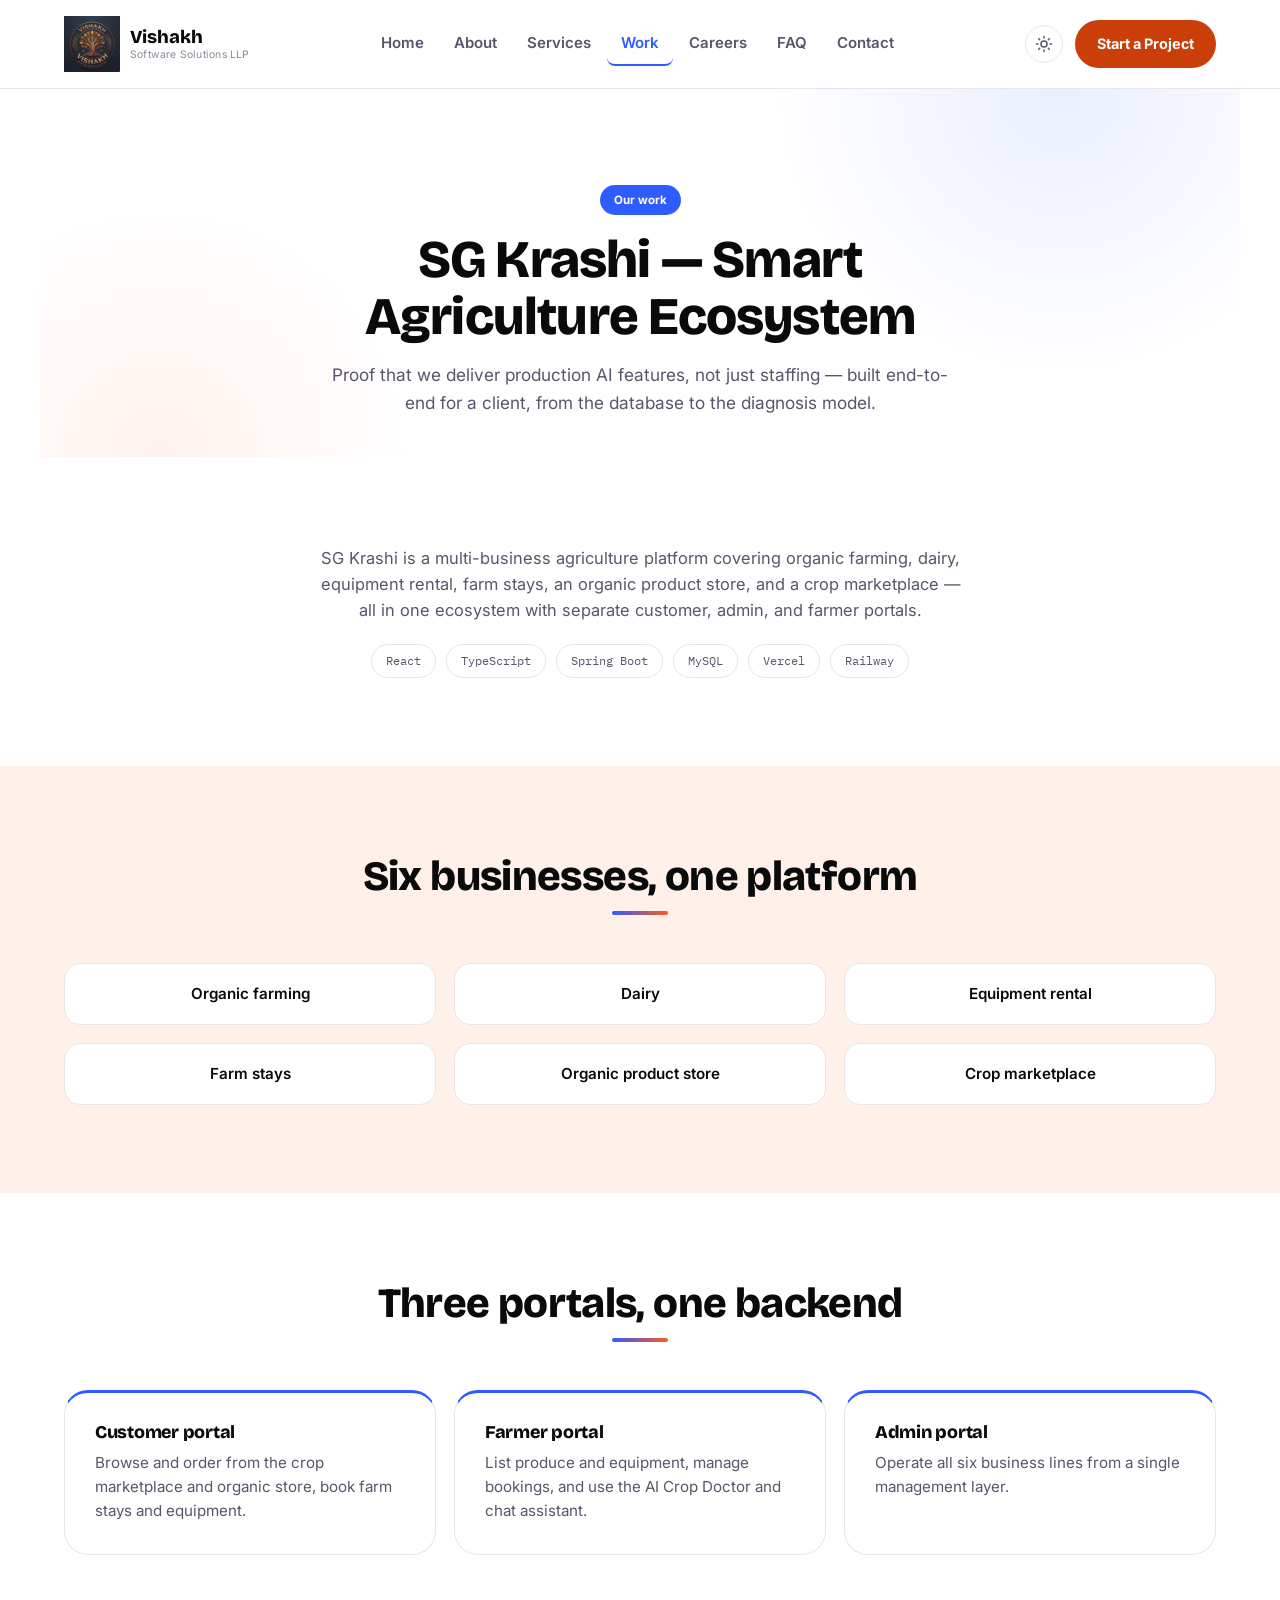
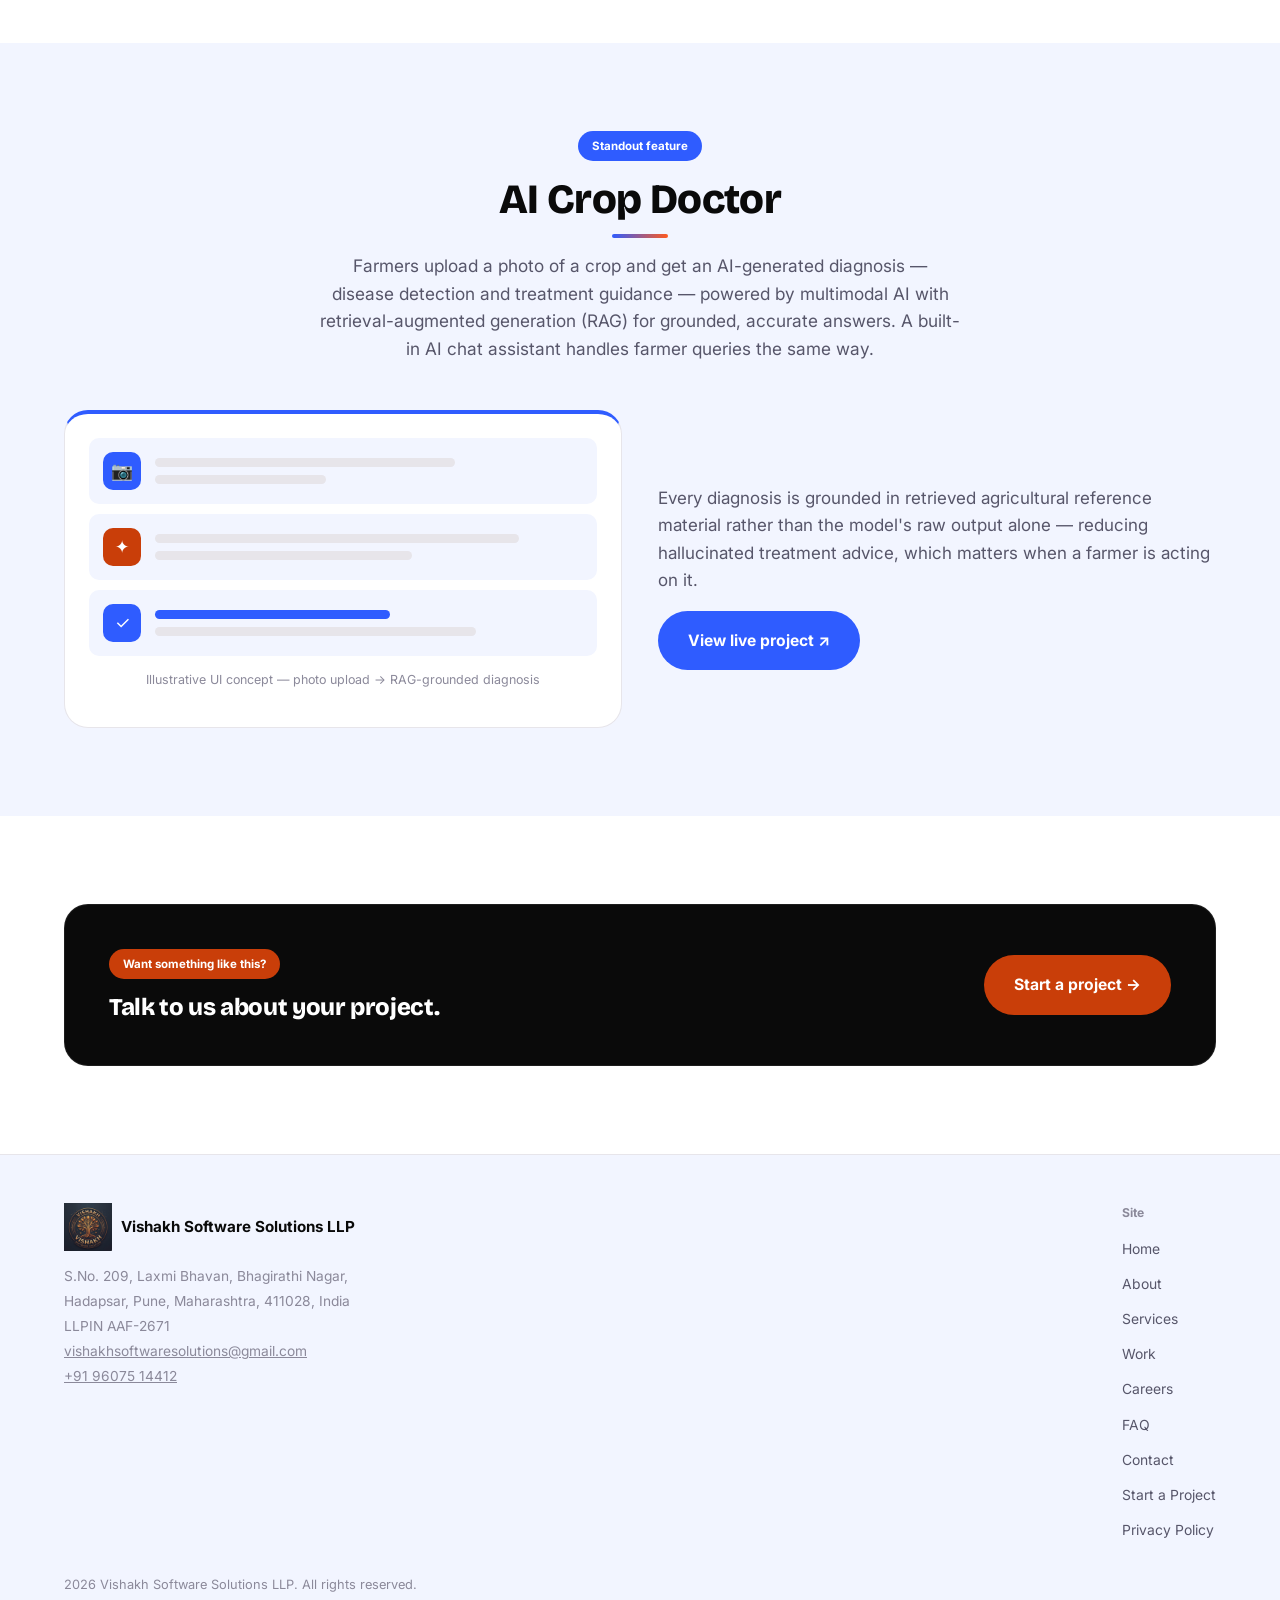
<file: work.html>
<!DOCTYPE html>
<html lang="en">
<head>
<meta charset="UTF-8">
<script>(function(){try{var t=localStorage.getItem('vss-theme');if(t==='dark'){document.documentElement.setAttribute('data-theme','dark');}}catch(e){}})();</script>
<meta name="viewport" content="width=device-width, initial-scale=1, viewport-fit=cover">
<meta name="theme-color" content="#FFFFFF">
<link rel="icon" href="favicon-32.png?v=3" sizes="32x32" type="image/png">
<link rel="apple-touch-icon" href="apple-touch-icon.png?v=3">
<link rel="icon" href="icon-192.png?v=3" sizes="192x192" type="image/png">
<link rel="icon" href="icon-512.png?v=3" sizes="512x512" type="image/png">
<title>Our Work: SG Krashi AI Agriculture Platform — Vishakh Software Solutions</title>
<meta name="description" content="See how Vishakh Software Solutions built SG Krashi, a smart agriculture ecosystem with an AI Crop Doctor powered by multimodal AI and retrieval-augmented generation.">
<meta name="robots" content="index, follow">
<link rel="canonical" href="https://vishakh-software-solution.netlify.app/work.html">

<meta property="og:type" content="website">
<meta property="og:title" content="Our Work: SG Krashi AI Agriculture Platform — Vishakh Software Solutions">
<meta property="og:description" content="A multi-business agriculture platform with an AI Crop Doctor that diagnoses crop photos using multimodal AI and retrieval-augmented generation.">
<meta property="og:url" content="https://vishakh-software-solution.netlify.app/work.html">
<meta property="og:locale" content="en_IN">
<meta property="og:image" content="https://vishakh-software-solution.netlify.app/og-image.png?v=3">
<meta property="og:image:width" content="1200">
<meta property="og:image:height" content="630">
<meta property="og:image:alt" content="Vishakh Software Solutions LLP — IT staffing and AI software development, Pune">

<meta name="twitter:card" content="summary_large_image">
<meta name="twitter:image" content="https://vishakh-software-solution.netlify.app/og-image.png?v=3">
<meta name="twitter:title" content="Our Work: SG Krashi AI Agriculture Platform">
<meta name="twitter:description" content="A multi-business agriculture platform with an AI Crop Doctor powered by multimodal AI and RAG.">

<link rel="preconnect" href="https://fonts.googleapis.com">
<link rel="preconnect" href="https://fonts.gstatic.com" crossorigin>
<link href="https://fonts.googleapis.com/css2?family=Bricolage+Grotesque:opsz,wght@12..96,400;12..96,500;12..96,600;12..96,700;12..96,800&family=Inter:wght@400;500;600;700&family=IBM+Plex+Mono:wght@400;500;600&display=swap" rel="stylesheet">
<link rel="stylesheet" href="styles.css">
</head>
<body>

<nav class="nav">
  <div class="nav-inner">
    <a href="index.html" class="brand">
      <img src="assets/logo/logo-128.png" width="56" height="56" alt="" class="brand-logo">
      <span class="brand-text">
        <span class="brand-mark">Vishakh</span>
        <span class="brand-sub">Software Solutions LLP</span>
      </span>
    </a>
    <button class="nav-toggle" id="navToggle" aria-expanded="false" aria-controls="navLinks">Menu</button>
    <ul class="nav-links" id="navLinks">
      <li><a href="index.html">Home</a></li>
      <li><a href="about.html">About</a></li>
      <li><a href="services.html">Services</a></li>
      <li><a href="work.html" aria-current="page">Work</a></li>
      <li><a href="careers.html">Careers</a></li>
      <li><a href="faq.html">FAQ</a></li>
      <li><a href="contact.html">Contact</a></li>
    </ul>
    <div class="nav-right">
      <button class="theme-toggle" id="themeToggle" type="button" aria-pressed="false" aria-label="Switch to dark mode">
        <svg class="icon-sun" viewBox="0 0 24 24" width="18" height="18" fill="none" stroke="currentColor" stroke-width="2" stroke-linecap="round" stroke-linejoin="round" aria-hidden="true"><circle cx="12" cy="12" r="4"/><path d="M12 2v2M12 20v2M4.9 4.9l1.4 1.4M17.7 17.7l1.4 1.4M2 12h2M20 12h2M4.9 19.1l1.4-1.4M17.7 6.3l1.4-1.4"/></svg>
        <svg class="icon-moon" viewBox="0 0 24 24" width="18" height="18" fill="none" stroke="currentColor" stroke-width="2" stroke-linecap="round" stroke-linejoin="round" aria-hidden="true"><path d="M21 12.8A9 9 0 1 1 11.2 3a7 7 0 0 0 9.8 9.8Z"/></svg>
      </button>
      <a href="work-with-us.html" class="btn btn-secondary nav-cta"><span class="nav-cta-full">Start a Project</span><span class="nav-cta-short">Start</span></a>
    </div>
  </div>
</nav>

<main>

  <div class="wrap page-hero">
    <span class="badge">Our work</span>
    <h1>SG Krashi &mdash; Smart Agriculture Ecosystem</h1>
    <p class="section-lede">Proof that we deliver production AI features, not just staffing &mdash; built end-to-end for a client, from the database to the diagnosis model.</p>
  </div>

  <section class="section">
    <div class="wrap">
      <div class="story reveal" style="text-align:center;">
        <p style="margin:0 auto;">SG Krashi is a multi-business agriculture platform covering organic farming, dairy, equipment rental, farm stays, an organic product store, and a crop marketplace &mdash; all in one ecosystem with separate customer, admin, and farmer portals.</p>
      </div>
      <div class="stack-row reveal">
        <span class="tech-pill">React</span>
        <span class="tech-pill">TypeScript</span>
        <span class="tech-pill">Spring Boot</span>
        <span class="tech-pill">MySQL</span>
        <span class="tech-pill">Vercel</span>
        <span class="tech-pill">Railway</span>
      </div>
    </div>
  </section>

  <section class="section section-tint-orange">
    <div class="wrap">
      <div class="section-head reveal"><h2>Six businesses, one platform</h2></div>
      <div class="vertical-grid">
        <div class="vertical-chip reveal">Organic farming</div>
        <div class="vertical-chip reveal">Dairy</div>
        <div class="vertical-chip reveal">Equipment rental</div>
        <div class="vertical-chip reveal">Farm stays</div>
        <div class="vertical-chip reveal">Organic product store</div>
        <div class="vertical-chip reveal">Crop marketplace</div>
      </div>
    </div>
  </section>

  <section class="section">
    <div class="wrap">
      <div class="section-head reveal"><h2>Three portals, one backend</h2></div>
      <div class="portal-grid">
        <div class="card reveal"><h3>Customer portal</h3><p>Browse and order from the crop marketplace and organic store, book farm stays and equipment.</p></div>
        <div class="card reveal"><h3>Farmer portal</h3><p>List produce and equipment, manage bookings, and use the AI Crop Doctor and chat assistant.</p></div>
        <div class="card reveal"><h3>Admin portal</h3><p>Operate all six business lines from a single management layer.</p></div>
      </div>
    </div>
  </section>

  <section class="section section-soft">
    <div class="wrap">
      <div class="section-head reveal">
        <span class="badge">Standout feature</span>
        <h2>AI Crop Doctor</h2>
        <p class="section-lede">Farmers upload a photo of a crop and get an AI-generated diagnosis &mdash; disease detection and treatment guidance &mdash; powered by multimodal AI with retrieval-augmented generation (RAG) for grounded, accurate answers. A built-in AI chat assistant handles farmer queries the same way.</p>
      </div>
      <div class="crop-doctor">
        <div class="mock-panel reveal">
          <div class="mock-row"><div class="mock-icon blue">&#128247;</div><div style="flex:1;"><div class="mock-line" style="width:70%;margin-bottom:8px;"></div><div class="mock-line" style="width:40%;"></div></div></div>
          <div class="mock-row"><div class="mock-icon orange">&#10022;</div><div style="flex:1;"><div class="mock-line" style="width:85%;margin-bottom:8px;"></div><div class="mock-line" style="width:60%;"></div></div></div>
          <div class="mock-row"><div class="mock-icon blue">&#10003;</div><div style="flex:1;"><div class="mock-line" style="width:55%;margin-bottom:8px;background:var(--primary);"></div><div class="mock-line" style="width:75%;"></div></div></div>
          <p class="mock-caption">Illustrative UI concept &mdash; photo upload &rarr; RAG-grounded diagnosis</p>
        </div>
        <div class="reveal">
          <p style="color:var(--ink-soft);">Every diagnosis is grounded in retrieved agricultural reference material rather than the model's raw output alone &mdash; reducing hallucinated treatment advice, which matters when a farmer is acting on it.</p>
          <a href="https://sg-krashi-client.vercel.app" target="_blank" rel="noopener noreferrer" class="btn btn-primary">View live project &#8599;</a>
        </div>
      </div>
    </div>
  </section>

  <section class="section">
    <div class="wrap">
      <div class="cta-banner reveal">
        <div>
          <span class="badge">Want something like this?</span>
          <h3>Talk to us about your project.</h3>
        </div>
        <a href="work-with-us.html?type=ai" class="btn btn-secondary">Start a project &rarr;</a>
      </div>
    </div>
  </section>

</main>

<footer>
  <div class="wrap foot-grid">
    <div class="foot-col">
      <div style="display:flex;align-items:center;gap:9px;margin-bottom:14px;">
        <img src="assets/logo/logo-128.png" width="48" height="48" alt="" class="brand-logo">
        <h4 style="margin:0;color:var(--ink);font-size:.95rem;">Vishakh Software Solutions LLP</h4>
      </div>
      <p>S.No. 209, Laxmi Bhavan, Bhagirathi Nagar,</p>
      <p>Hadapsar, Pune, Maharashtra, 411028, India</p>
      <p>LLPIN AAF-2671</p>
      <p><a href="mailto:vishakhsoftwaresolutions@gmail.com">vishakhsoftwaresolutions@gmail.com</a></p>
      <p><a href="tel:+919607514412">+91 96075 14412</a></p>
    </div>
    <div class="foot-col">
      <h4>Site</h4>
      <ul class="foot-links">
        <li><a href="index.html">Home</a></li>
        <li><a href="about.html">About</a></li>
        <li><a href="services.html">Services</a></li>
        <li><a href="work.html">Work</a></li>
        <li><a href="careers.html">Careers</a></li>
        <li><a href="faq.html">FAQ</a></li>
        <li><a href="contact.html">Contact</a></li>
        <li><a href="work-with-us.html">Start a Project</a></li>
        <li><a href="privacy.html">Privacy Policy</a></li>
      </ul>
    </div>
  </div>
  <div class="wrap foot-bottom"><span id="year"></span> Vishakh Software Solutions LLP. All rights reserved.</div>
</footer>

<script src="main.js" defer></script>
</body>
</html>
</file>
<file: styles.css>
:root{
  box-sizing:border-box;
  --bg:#FFFFFF;
  --bg-soft:#F2F5FF;
  --bg-tint-blue:#EEF2FF;
  --bg-tint-orange:#FFF1EA;
  --surface:#FFFFFF;
  --ink:#0A0A0A;
  --ink-soft:#57566A;
  --ink-dim:#8B899A;
  --line:#E7E5EA;
  --primary:#2F5CFF;
  --primary-solid:#2F5CFF;
  --primary-deep:#1E45E0;
  --secondary:#FF5A1F;
  --secondary-solid:#C93E09;
  --secondary-deep:#A8340A;
  --focus:#1E45E0;
  --r-pill:999px;
  --r-lg:24px;
  --r-md:16px;
  --r-sm:10px;
  padding-top:env(safe-area-inset-top,0px);
  padding-bottom:env(safe-area-inset-bottom,0px);
}
:root[data-theme="dark"]{
  --bg:#0E1016;
  --bg-soft:#141A2C;
  --bg-tint-blue:#182236;
  --bg-tint-orange:#2A1A10;
  --surface:#171A22;
  --ink:#F3F4F8;
  --ink-soft:#B9BBC9;
  --ink-dim:#8B8DA0;
  --line:#272B38;
  --primary:#7C97FF;
  --primary-solid:#3854E6;
  --primary-deep:#4E6BFF;
  --secondary:#FF9466;
  --secondary-solid:#C24310;
  --secondary-deep:#E0601F;
  --focus:#9DB2FF;
}
html{scroll-padding-top:env(safe-area-inset-top,0px);}
*,*::before,*::after{box-sizing:inherit;}
html,body{height:100%;}
body{
  margin:0;background:var(--bg);color:var(--ink);
  font-family:'Inter',system-ui,-apple-system,'Segoe UI',sans-serif;
  font-size:17px;line-height:1.6;-webkit-font-smoothing:antialiased;
  overflow-x:hidden;
}
h1,h2,h3,.display{font-family:'Bricolage Grotesque',system-ui,sans-serif;font-weight:800;line-height:1.08;margin:0;letter-spacing:-0.015em;text-wrap:balance;}
.mono{font-family:'IBM Plex Mono','SFMono-Regular',Consolas,monospace;}
a{color:inherit;}
img{max-width:100%;display:block;}
button{font:inherit;}
:focus-visible{outline:2px solid var(--focus);outline-offset:3px;border-radius:4px;}
::selection{background:var(--primary);color:#fff;}

.wrap{max-width:1200px;margin:0 auto;padding:0 24px;}
@media (max-width:640px){.wrap{padding:0 20px;}}

.accent-text{color:var(--primary);}

/* nav */
.nav{position:sticky;top:env(safe-area-inset-top,0px);z-index:100;background:rgba(255,255,255,.9);backdrop-filter:blur(8px);-webkit-backdrop-filter:blur(8px);border-bottom:1px solid var(--line);}
:root[data-theme="dark"] .nav{background:rgba(14,16,22,.82);}
.nav-inner{display:flex;align-items:center;justify-content:space-between;padding:16px 24px;max-width:1200px;margin:0 auto;gap:16px;}
.brand,.nav-right{min-width:0;}
.nav-cta-short{display:none;}
@media (max-width:640px){.nav-inner{padding:14px 20px;gap:8px;}}
@media (max-width:420px){
  .nav-inner{padding:14px 14px;}
  .brand-sub{display:none;}
  .brand-mark{font-size:1.02rem;}
  .brand img{width:44px;height:44px;}
  .nav-right{gap:6px;}
  .nav-right a.nav-cta{padding:9px 12px;font-size:.78rem;}
  .nav-cta-full{display:none;}
  .nav-cta-short{display:inline;}
  .theme-toggle{width:32px;height:32px;}
  .nav-toggle{padding:7px 9px;font-size:.8rem;}
}
@media (max-width:340px){
  .nav-inner{gap:3px;padding:10px 7px;}
  .brand img{width:38px;height:38px;}
  .nav-right{gap:3px;}
  .theme-toggle{width:28px;height:28px;}
  .nav-toggle{padding:6px 6px;font-size:.7rem;}
  .nav-right a.nav-cta{padding:7px 6px;font-size:.66rem;}
}
.brand{display:flex;align-items:center;gap:10px;text-decoration:none;color:var(--ink);flex:none;}
.brand-text{display:flex;flex-direction:column;line-height:1;gap:3px;}
.brand-mark{font-family:'Bricolage Grotesque',sans-serif;font-weight:800;font-size:1.15rem;}
.brand-sub{font-size:.65rem;color:var(--ink-dim);letter-spacing:.02em;}
.nav-links{display:flex;align-items:center;gap:2px;list-style:none;margin:0;padding:0;}
.nav-links a{display:inline-block;padding:9px 14px;text-decoration:none;font-size:.94rem;font-weight:600;color:var(--ink-soft);border-radius:8px;border-bottom:2px solid transparent;transition:color .15s ease,background .15s ease;}
.nav-links a:hover{color:var(--ink);background:var(--bg-soft);}
.nav-links a[aria-current="page"]{color:var(--primary);border-bottom-color:var(--primary);}
.nav-right{display:flex;align-items:center;gap:12px;flex:none;}
.nav-right a.nav-cta{padding:10px 20px;font-size:.9rem;white-space:nowrap;}
.theme-toggle{display:inline-flex;align-items:center;justify-content:center;width:38px;height:38px;border-radius:50%;border:1px solid var(--line);background:var(--surface);color:var(--ink-soft);cursor:pointer;transition:border-color .15s ease,color .15s ease,transform .15s ease;flex:none;padding:0;}
.theme-toggle:hover{border-color:var(--primary);color:var(--primary);transform:scale(1.06);}
.theme-toggle .icon-moon{display:none;}
:root[data-theme="dark"] .theme-toggle .icon-sun{display:none;}
:root[data-theme="dark"] .theme-toggle .icon-moon{display:inline-flex;}
.nav-toggle{display:none;background:none;border:1px solid var(--line);border-radius:8px;padding:8px 12px;cursor:pointer;color:var(--ink);font-weight:600;}
@media (max-width:960px){
  .nav-links{display:none;position:absolute;top:100%;left:0;right:0;flex-direction:column;background:var(--surface);border-bottom:1px solid var(--line);padding:8px 20px 20px;gap:2px;align-items:stretch;}
  .nav-links.open{display:flex;}
  .nav-links a{padding:12px 8px;border-bottom:none;}
  .nav-links a[aria-current="page"]{background:var(--bg-tint-blue);border-radius:8px;}
  .nav-toggle{display:inline-block;}
}

/* buttons */
.btn{display:inline-flex;align-items:center;gap:8px;padding:15px 28px;border-radius:var(--r-pill);font-weight:700;font-size:.98rem;text-decoration:none;border:2px solid transparent;cursor:pointer;transition:transform .15s ease,background .15s ease,border-color .15s ease,color .15s ease;}
.btn:hover{transform:scale(1.03);}
.btn:active{transform:scale(.98);}
.btn-primary{background:var(--primary-solid);color:#fff;}
.btn-primary:hover{background:var(--primary-deep);}
.btn-secondary{background:var(--secondary-solid);color:#fff;}
.btn-secondary:hover{background:var(--secondary-deep);}
.btn-outline{background:var(--surface);border-color:var(--line);color:var(--ink);}
.btn-outline:hover{border-color:var(--primary);color:var(--primary);}
.btn-block{width:100%;justify-content:center;}
.btn[disabled]{opacity:.6;cursor:not-allowed;}

/* hero */
.hero{
  position:relative;padding:88px 0 72px;text-align:center;
}
.hero::before{
  content:'';position:absolute;inset:0;z-index:0;pointer-events:none;
  background:
    radial-gradient(620px circle at 88% -8%, rgba(47,92,255,.16), transparent 62%),
    radial-gradient(520px circle at -8% 108%, rgba(255,90,31,.14), transparent 62%);
  animation:heroGlow 9s ease-in-out infinite alternate;
}
:root[data-theme="dark"] .hero::before{
  background:
    radial-gradient(620px circle at 88% -8%, rgba(124,151,255,.22), transparent 62%),
    radial-gradient(520px circle at -8% 108%, rgba(255,148,102,.18), transparent 62%);
}
@keyframes heroGlow{from{opacity:.85;transform:scale(1);}to{opacity:1;transform:scale(1.06);}}
@media (prefers-reduced-motion:reduce){.hero::before{animation:none;}}
@media (max-width:640px){.hero{padding:56px 0 48px;}}
.hero-inner{position:relative;z-index:1;max-width:760px;margin:0 auto;}
.tagline{display:inline-flex;align-items:center;gap:8px;font-size:.88rem;font-weight:600;color:var(--primary-deep);background:var(--bg-tint-blue);padding:7px 16px;border-radius:var(--r-pill);margin:0 0 22px;}
.hero-head{font-size:clamp(2.4rem,5.6vw,4rem);}
.hero-sub{margin:22px auto 0;max-width:52ch;color:var(--ink-soft);font-size:1.14rem;}
.hero-cta{margin-top:34px;display:flex;gap:14px;flex-wrap:wrap;justify-content:center;}

/* stat strip */
.strip-frame{background:var(--bg-tint-blue);border-radius:calc(var(--r-lg) + 12px);padding:20px;}
.stat-strip{display:grid;grid-template-columns:repeat(4,1fr);gap:1px;background:var(--line);border:1px solid var(--line);border-radius:var(--r-lg);overflow:hidden;position:relative;z-index:1;}
@media (max-width:720px){.stat-strip{grid-template-columns:repeat(2,1fr);}}
.stat-cell{background:var(--surface);padding:26px 22px;text-align:center;}
.stat-num{font-family:'Bricolage Grotesque';font-weight:800;font-size:2rem;color:var(--primary);display:block;}
.stat-num-static{font-family:'Bricolage Grotesque';font-weight:800;font-size:1.3rem;color:var(--ink);display:block;}
.stat-label{font-size:.8rem;color:var(--ink-dim);margin-top:4px;}

/* sections */
.section{padding:88px 0;}
@media (max-width:640px){.section{padding:56px 0;}}
.section-soft{background:var(--bg-soft);}
.section-tint-orange{background:var(--bg-tint-orange);}
.section-head{max-width:640px;margin:0 auto 48px;text-align:center;}
.section-head h2{font-size:clamp(1.8rem,3.6vw,2.6rem);position:relative;padding-bottom:16px;}
.section-head h2::after{content:'';position:absolute;left:50%;bottom:0;transform:translateX(-50%);width:56px;height:4px;border-radius:2px;background:linear-gradient(90deg,var(--primary),var(--secondary));}
.section-lede{color:var(--ink-soft);font-size:1.08rem;margin-top:14px;}
.page-hero{
  padding:96px 0 40px;text-align:center;position:relative;overflow:hidden;
  background:
    radial-gradient(480px circle at 85% 0%, rgba(47,92,255,.10), transparent 60%),
    radial-gradient(420px circle at 10% 100%, rgba(255,90,31,.08), transparent 60%);
}
:root[data-theme="dark"] .page-hero{
  background:
    radial-gradient(480px circle at 85% 0%, rgba(124,151,255,.16), transparent 60%),
    radial-gradient(420px circle at 10% 100%, rgba(255,148,102,.12), transparent 60%);
}
@media (max-width:640px){.page-hero{padding:64px 0 24px;}}
.page-hero h1{font-size:clamp(2.1rem,4.6vw,3.3rem);max-width:20ch;margin:0 auto;position:relative;z-index:1;}
.page-hero .section-lede{max-width:56ch;margin:16px auto 0;position:relative;z-index:1;}

/* cards + icons */
.svc-grid{display:grid;grid-template-columns:repeat(4,1fr);gap:24px;}
@media (max-width:980px){.svc-grid{grid-template-columns:repeat(2,1fr);}}
@media (max-width:560px){.svc-grid{grid-template-columns:1fr;}}
.card{background:var(--surface);border:1px solid var(--line);border-top:3px solid var(--primary);border-radius:var(--r-lg);padding:30px;transition:transform .2s ease,box-shadow .2s ease,border-color .2s ease;position:relative;}
.svc-grid .card:hover,.portal-grid .card:hover{transform:translateY(-4px);box-shadow:0 16px 34px -14px rgba(10,10,20,.16);}
.svc-grid .card:nth-child(even){border-top-color:var(--secondary);}
.svc-grid .card:nth-child(1){transition-delay:0s,0s;}
.svc-grid .card:nth-child(2){transition-delay:.08s,.08s;}
.svc-grid .card:nth-child(3){transition-delay:.16s,.16s;}
.svc-grid .card:nth-child(4){transition-delay:.24s,.24s;}
.portal-grid .card:nth-child(1){transition-delay:0s,0s;}
.portal-grid .card:nth-child(2){transition-delay:.1s,.1s;}
.portal-grid .card:nth-child(3){transition-delay:.2s,.2s;}
.icon-badge{width:52px;height:52px;border-radius:14px;display:flex;align-items:center;justify-content:center;margin-bottom:18px;transition:transform .2s ease;}
.card:hover .icon-badge{transform:scale(1.12) rotate(-4deg);}
.icon-badge.blue{background:var(--bg-tint-blue);color:var(--primary);}
.icon-badge.orange{background:var(--bg-tint-orange);color:var(--secondary-solid);}
:root[data-theme="dark"] .icon-badge.orange{color:var(--secondary);}
.icon-badge svg{width:26px;height:26px;}
.card h3{font-size:1.12rem;margin-bottom:8px;}
.card p{color:var(--ink-soft);margin:0;font-size:.95rem;}
.card .svc-link{margin-top:14px;}
.card-badge{position:absolute;top:20px;right:20px;font-size:.68rem;font-weight:700;color:#fff;background:var(--secondary);padding:4px 10px;border-radius:var(--r-pill);}

/* AI spotlight */
.spotlight{background:linear-gradient(120deg,var(--bg-tint-blue),var(--bg-tint-orange));border-radius:var(--r-lg);padding:48px;display:grid;grid-template-columns:1.3fr 1fr;gap:40px;align-items:center;}
@media (max-width:860px){.spotlight{grid-template-columns:1fr;padding:32px;}}
.spotlight h3{font-size:1.7rem;margin-bottom:14px;}
.spotlight ul{margin:20px 0 0;padding:0;list-style:none;display:grid;gap:12px;}
.spotlight li{display:flex;gap:10px;font-size:.98rem;color:var(--ink-soft);}
.spotlight li::before{content:'';flex:none;width:8px;height:8px;border-radius:50%;background:var(--primary);margin-top:8px;}
.spotlight-visual{display:flex;align-items:center;justify-content:center;}
.spotlight-visual svg{width:100%;max-width:220px;height:auto;}

/* founders */
.founders{display:grid;grid-template-columns:repeat(2,1fr);gap:20px;}
@media (max-width:640px){.founders{grid-template-columns:1fr;}}
.founder-card{background:var(--surface);border:1px solid var(--line);border-radius:var(--r-lg);padding:28px;display:flex;gap:18px;align-items:flex-start;transition:opacity .6s ease,transform .6s ease;}
.founders .founder-card:nth-child(1){transition-delay:0s,0s;}
.founders .founder-card:nth-child(2){transition-delay:.1s,.1s;}
.avatar{width:56px;height:56px;border-radius:50%;flex:none;display:flex;align-items:center;justify-content:center;font-family:'Bricolage Grotesque';font-weight:800;font-size:1.05rem;color:#fff;}
.avatar-a{background:var(--primary-solid);}
.avatar-b{background:var(--secondary-solid);}
.founder-card h3{font-size:1.05rem;margin-bottom:4px;}
.founder-role{font-size:.84rem;color:var(--ink-soft);margin:0;}

.story p{max-width:66ch;color:var(--ink-soft);margin:0 0 18px;font-size:1.03rem;}
.story p:last-child{margin-bottom:0;}
.story-grid{display:flex;flex-direction:column;align-items:center;gap:32px;}
.story-logo{width:100%;max-width:160px;height:auto;flex:none;}
@media (min-width:860px){
  .story-grid{flex-direction:row;align-items:center;gap:56px;}
  .story{flex:1;}
  .story-logo{max-width:220px;}
}

.cred-strip{display:grid;grid-template-columns:repeat(4,1fr);border:1px solid var(--line);border-radius:var(--r-lg);overflow:hidden;background:var(--surface);}
@media (max-width:720px){.cred-strip{grid-template-columns:repeat(2,1fr);}}
.cred-cell{padding:22px 22px;border-right:1px solid var(--line);}
.cred-cell:nth-child(4n){border-right:none;}
@media (max-width:720px){.cred-cell:nth-child(2n){border-right:none;}.cred-cell:nth-child(-n+2){border-bottom:1px solid var(--line);}}
.cred-cell .k{font-size:.7rem;color:var(--ink-dim);margin:0 0 6px;}
.cred-cell .v{font-size:1rem;font-weight:700;margin:0;}

/* work page */
.portal-grid,.vertical-grid{display:grid;grid-template-columns:repeat(3,1fr);gap:18px;}
@media (max-width:820px){.portal-grid{grid-template-columns:1fr;}}
@media (max-width:760px){.vertical-grid{grid-template-columns:repeat(2,1fr);}}
@media (max-width:480px){.vertical-grid{grid-template-columns:1fr;}}
.vertical-chip{background:var(--surface);border:1px solid var(--line);border-radius:var(--r-md);padding:18px 20px;font-size:.95rem;font-weight:600;text-align:center;}
.vertical-grid .vertical-chip:nth-child(1){transition-delay:0s,0s;}
.vertical-grid .vertical-chip:nth-child(2){transition-delay:.08s,.08s;}
.vertical-grid .vertical-chip:nth-child(3){transition-delay:.16s,.16s;}
.vertical-grid .vertical-chip:nth-child(4){transition-delay:.24s,.24s;}
.vertical-grid .vertical-chip:nth-child(5){transition-delay:.32s,.32s;}
.vertical-grid .vertical-chip:nth-child(6){transition-delay:.4s,.4s;}
.stack-row{display:flex;gap:10px;flex-wrap:wrap;margin-top:20px;justify-content:center;}
.tech-pill{font-size:.78rem;font-family:'IBM Plex Mono';color:var(--ink-soft);border:1px solid var(--line);background:var(--surface);padding:6px 14px;border-radius:var(--r-pill);}

.crop-doctor{display:grid;grid-template-columns:1fr 1fr;gap:36px;align-items:center;margin-top:36px;}
@media (max-width:860px){.crop-doctor{grid-template-columns:1fr;}}
.mock-panel{background:var(--surface);border:1px solid var(--line);border-top:4px solid var(--primary);border-radius:var(--r-lg);padding:24px;}
.mock-row{display:flex;align-items:center;gap:14px;padding:14px;border-radius:var(--r-sm);background:var(--bg-soft);margin-bottom:10px;}
.mock-row:last-child{margin-bottom:0;}
.mock-icon{width:38px;height:38px;flex:none;border-radius:10px;display:flex;align-items:center;justify-content:center;color:#fff;font-size:1.1rem;}
.mock-icon.blue{background:var(--primary-solid);}
.mock-icon.orange{background:var(--secondary-solid);}
.mock-line{height:9px;border-radius:5px;background:var(--line);}
.mock-caption{font-size:.78rem;color:var(--ink-dim);text-align:center;margin-top:14px;}

.cta-banner{background:#0A0A0A;color:#fff;border-radius:var(--r-lg);padding:44px;display:flex;align-items:center;justify-content:space-between;gap:24px;flex-wrap:wrap;border:1px solid rgba(255,255,255,.08);}
.cta-banner h3{font-size:1.5rem;max-width:26ch;color:#fff;}
.cta-banner .badge{background:var(--secondary-solid);}

.badge{display:inline-flex;align-items:center;gap:6px;font-size:.72rem;font-weight:700;color:#fff;background:var(--primary-solid);padding:6px 14px;border-radius:var(--r-pill);margin-bottom:16px;}

/* forms */
.field{margin-bottom:18px;}
.field label{display:block;font-size:.86rem;margin-bottom:8px;color:var(--ink-soft);font-weight:600;}
.field .hint{font-size:.78rem;color:var(--ink-dim);margin-top:6px;}
.field input[type=text],.field input[type=email],.field input[type=tel],.field input[type=url],.field input[type=number],.field textarea{
  width:100%;padding:13px 16px;border-radius:var(--r-md);border:1.5px solid var(--line);background:var(--surface);color:var(--ink);font:inherit;font-size:.98rem;transition:border-color .15s ease;
}
.field textarea{min-height:120px;resize:vertical;}
.field input:focus,.field textarea:focus{border-color:var(--primary);}
.field.invalid input,.field.invalid textarea,.field.invalid .tag-input,.field.invalid .file-drop{border-color:var(--secondary-deep);}
.field-error{font-size:.78rem;color:var(--secondary-deep);margin-top:6px;display:none;}
.field.invalid .field-error{display:block;}
.form-grid{display:grid;grid-template-columns:1fr 1fr;gap:0 20px;}
@media (max-width:640px){.form-grid{grid-template-columns:1fr;}}
.form-card{background:var(--surface);border:1px solid var(--line);border-top:4px solid var(--primary);border-radius:var(--r-lg);padding:40px;}
@media (max-width:640px){.form-card{padding:24px;}}

.tag-input{display:flex;flex-wrap:wrap;gap:8px;padding:10px;border:1.5px solid var(--line);border-radius:var(--r-md);background:var(--surface);}
.tag-input:focus-within{border-color:var(--primary);}
.tag-chip{display:flex;align-items:center;gap:6px;background:var(--bg-tint-blue);border:1px solid rgba(47,92,255,.35);color:var(--primary);font-size:.84rem;font-weight:600;padding:6px 8px 6px 12px;border-radius:var(--r-pill);}
.tag-chip button{background:none;border:none;color:var(--primary);cursor:pointer;font-size:.9rem;line-height:1;padding:0;}
.tag-input input{flex:1;min-width:120px;border:none;background:none;color:var(--ink);font:inherit;padding:6px;outline:none;}

.file-drop{border:1.5px dashed var(--line);border-radius:var(--r-md);padding:26px;text-align:center;cursor:pointer;transition:border-color .15s ease,background .15s ease;position:relative;}
.file-drop:hover,.file-drop.drag{border-color:var(--primary);background:var(--bg-tint-blue);}
.file-drop input{position:absolute;inset:0;opacity:0;cursor:pointer;}
.file-drop .fd-name{font-size:.88rem;color:var(--ink);margin-top:8px;font-weight:700;}
.file-note{font-size:.8rem;color:var(--ink-dim);margin-top:10px;}

.form-msg{font-size:.9rem;padding:14px 16px;border-radius:var(--r-md);display:none;margin-top:16px;}
.form-msg.show{display:block;}
.form-msg.ok{background:var(--bg-tint-blue);color:var(--primary);border:1px solid rgba(47,92,255,.3);}
.form-msg.err{background:var(--bg-tint-orange);color:var(--secondary-solid);border:1px solid rgba(201,62,9,.3);}

.success-panel{text-align:center;padding:40px 20px;display:none;}
.success-panel.show{display:block;}
.success-check{width:64px;height:64px;margin:0 auto 20px;}
.success-check circle{fill:none;stroke:var(--primary);stroke-width:2;stroke-dasharray:166;stroke-dashoffset:166;animation:circleIn .6s ease forwards;}
.success-check path{fill:none;stroke:var(--primary);stroke-width:3;stroke-linecap:round;stroke-linejoin:round;stroke-dasharray:48;stroke-dashoffset:48;animation:checkIn .4s .5s ease forwards;}
@keyframes circleIn{to{stroke-dashoffset:0;}}
@keyframes checkIn{to{stroke-dashoffset:0;}}
@media (prefers-reduced-motion:reduce){.success-check circle,.success-check path{animation:none;stroke-dashoffset:0;}}
.success-panel h3{font-size:1.4rem;margin-bottom:10px;}
.success-panel p{color:var(--ink-soft);max-width:44ch;margin:0 auto;}
.success-recap{margin-top:24px;text-align:left;background:var(--bg-soft);border-radius:var(--r-md);padding:18px 20px;font-size:.88rem;color:var(--ink-soft);display:inline-block;}

/* option cards (work-with-us) */
.option-cards{display:grid;grid-template-columns:repeat(4,1fr);gap:16px;list-style:none;margin:0;padding:0;border:none;}
@media (max-width:860px){.option-cards{grid-template-columns:repeat(2,1fr);}}
@media (max-width:480px){.option-cards{grid-template-columns:1fr;}}
.option-card{position:relative;display:block;cursor:pointer;}
.option-card input{position:absolute;opacity:0;width:1px;height:1px;margin:0;}
.option-card-inner{display:block;background:var(--surface);border:2px solid var(--line);border-radius:var(--r-lg);padding:26px 22px;transition:border-color .15s ease,background .15s ease,transform .15s ease;position:relative;}
.option-card:hover .option-card-inner{border-color:var(--primary);transform:translateY(-2px);}
.option-card input:checked + .option-card-inner{border-color:var(--primary);background:var(--bg-tint-blue);}
.option-card input:focus-visible + .option-card-inner{outline:2px solid var(--focus);outline-offset:3px;}
.option-card-icon{width:44px;height:44px;border-radius:12px;background:var(--bg-tint-blue);color:var(--primary);display:flex;align-items:center;justify-content:center;margin-bottom:14px;}
.option-card-icon svg{width:22px;height:22px;}
.option-card-title{font-family:'Bricolage Grotesque';font-weight:700;font-size:1.02rem;margin-bottom:6px;display:block;color:var(--ink);}
.option-card-desc{color:var(--ink-soft);font-size:.86rem;display:block;}
.option-card-check{position:absolute;top:14px;right:14px;width:20px;height:20px;border-radius:50%;background:var(--primary);color:#fff;display:none;align-items:center;justify-content:center;font-size:.72rem;}
.option-card input:checked + .option-card-inner .option-card-check{display:flex;}

/* select fields (shared) */
.field select{
  width:100%;padding:13px 16px;border-radius:var(--r-md);border:1.5px solid var(--line);background:var(--surface);color:var(--ink);font:inherit;font-size:.98rem;transition:border-color .15s ease;
}
.field select:focus{border-color:var(--primary);}

/* conditional staffing-only fields */
.staffing-extra{display:none;}
.staffing-extra.show{display:grid;}

/* work-with-us side panel */
.inquiry-layout{display:grid;grid-template-columns:1.6fr 1fr;gap:36px;align-items:start;}
@media (max-width:960px){.inquiry-layout{grid-template-columns:1fr;}}
.side-panel{background:var(--surface);border:1px solid var(--line);border-top:4px solid var(--secondary);border-radius:var(--r-lg);padding:30px;}
@media (min-width:961px){.side-panel{position:sticky;top:100px;}}
.side-panel h3{font-size:1.1rem;margin-bottom:6px;}
.side-panel .section-lede{font-size:.92rem;margin-top:0;margin-bottom:10px;}
.side-contact-row{display:flex;align-items:center;gap:12px;padding:14px 0;border-top:1px solid var(--line);}
.side-contact-row:first-of-type{border-top:none;}
.side-contact-icon{width:38px;height:38px;border-radius:10px;background:var(--bg-tint-blue);color:var(--primary);display:flex;align-items:center;justify-content:center;flex:none;}
.side-contact-icon svg{width:19px;height:19px;}
.side-contact-text{font-size:.9rem;min-width:0;}
.side-contact-text .k{display:block;font-size:.72rem;color:var(--ink-dim);margin-bottom:2px;}
.side-contact-text a{word-break:break-word;}

/* next steps strip */
.next-steps{display:grid;grid-template-columns:repeat(3,1fr);gap:20px;}
@media (max-width:760px){.next-steps{grid-template-columns:1fr;}}
.next-step{text-align:center;padding:24px;}
.next-step-num{font-family:'Bricolage Grotesque';font-weight:800;font-size:1.6rem;color:var(--primary);margin-bottom:10px;}
.next-step h4{font-size:1rem;margin-bottom:6px;}
.next-step p{color:var(--ink-soft);font-size:.9rem;margin:0;}

/* consent + honeypot */
.consent-field{margin-top:4px;}
.consent-label{display:flex;gap:10px;align-items:flex-start;font-size:.88rem;color:var(--ink-soft);cursor:pointer;font-weight:400;}
.consent-label input{margin-top:3px;flex:none;width:16px;height:16px;accent-color:var(--primary);}
.consent-label a{color:var(--primary);font-weight:600;text-decoration:underline;}
.hp-field{position:absolute;width:1px;height:1px;padding:0;margin:-1px;overflow:hidden;clip:rect(0,0,0,0);white-space:nowrap;border:0;}

/* faq */
.faq-list{display:flex;flex-direction:column;gap:12px;max-width:760px;margin:0 auto;}
.faq-item{background:var(--surface);border:1px solid var(--line);border-radius:var(--r-md);overflow:hidden;}
.faq-item summary{list-style:none;cursor:pointer;padding:20px 24px;display:flex;justify-content:space-between;align-items:center;gap:16px;font-weight:700;font-size:.98rem;}
.faq-item summary::-webkit-details-marker{display:none;}
.faq-item summary::after{content:'+';font-family:'Bricolage Grotesque';font-size:1.4rem;color:var(--primary);transition:transform .2s ease;flex:none;}
.faq-item[open] summary::after{transform:rotate(45deg);}
.faq-item .faq-a{padding:0 24px 22px;margin:0;color:var(--ink-soft);font-size:.94rem;max-width:60ch;}

/* contact */
.contact-grid{display:grid;grid-template-columns:1fr 1fr;gap:36px;}
@media (max-width:860px){.contact-grid{grid-template-columns:1fr;gap:28px;}}
.addr-block{background:var(--surface);border:1px solid var(--line);border-radius:var(--r-lg);padding:30px;}
.addr-block h3{font-size:1.05rem;margin-bottom:16px;}
.addr-block .k{font-size:.7rem;color:var(--ink-dim);margin:16px 0 4px;}
.addr-block .k:first-of-type{margin-top:0;}
.addr-block .v{margin:0;font-size:.98rem;overflow-wrap:anywhere;}
.note{font-size:.88rem;color:var(--ink-dim);margin-top:16px;}

/* privacy page */
.policy{max-width:76ch;margin:0 auto;}
.policy h2{font-size:1.4rem;margin:40px 0 14px;}
.policy h2:first-child{margin-top:0;}
.policy p{color:var(--ink-soft);margin:0 0 16px;font-size:1.02rem;}
.policy ul{color:var(--ink-soft);margin:0 0 16px;padding-left:22px;}
.policy li{margin-bottom:8px;}
.policy .placeholder{background:var(--bg-tint-orange);color:var(--secondary-solid);padding:2px 8px;border-radius:6px;font-weight:600;font-family:'IBM Plex Mono',monospace;font-size:.92em;}

/* 404 page */
.error-page{min-height:60vh;display:flex;align-items:center;justify-content:center;text-align:center;padding:64px 24px;}
.error-page .code{font-family:'Bricolage Grotesque';font-weight:800;font-size:clamp(4rem,14vw,8rem);color:var(--primary);line-height:1;}

footer{border-top:1px solid var(--line);padding:48px 0 calc(48px + env(safe-area-inset-bottom,0px));background:var(--bg-soft);}
.foot-grid{display:flex;justify-content:space-between;gap:24px;flex-wrap:wrap;}
.foot-col p{margin:3px 0;font-size:.86rem;color:var(--ink-dim);}
.foot-col h4{font-size:.76rem;margin:0 0 12px;color:var(--ink-dim);font-weight:700;}
.foot-links{list-style:none;padding:0;margin:0;display:flex;flex-direction:column;gap:8px;}
.foot-links a{font-size:.87rem;text-decoration:none;color:var(--ink-soft);}
.foot-links a:hover{color:var(--primary);}
.foot-bottom{margin-top:32px;font-size:.8rem;color:var(--ink-dim);}

/* reveal */
.reveal{opacity:0;transform:translateY(24px);transition:opacity .6s ease,transform .6s ease;}
.reveal.in-view{opacity:1;transform:translateY(0);}
@media (prefers-reduced-motion:reduce){.reveal{opacity:1;transform:none;transition:none;}}

/* logo fade-in only, no slide */
.logo-fade{opacity:0;transform:none;transition:opacity .6s ease;}
.logo-fade.in-view{opacity:1;}
@media (prefers-reduced-motion:reduce){.logo-fade{opacity:1;transition:none;}}
</file>
